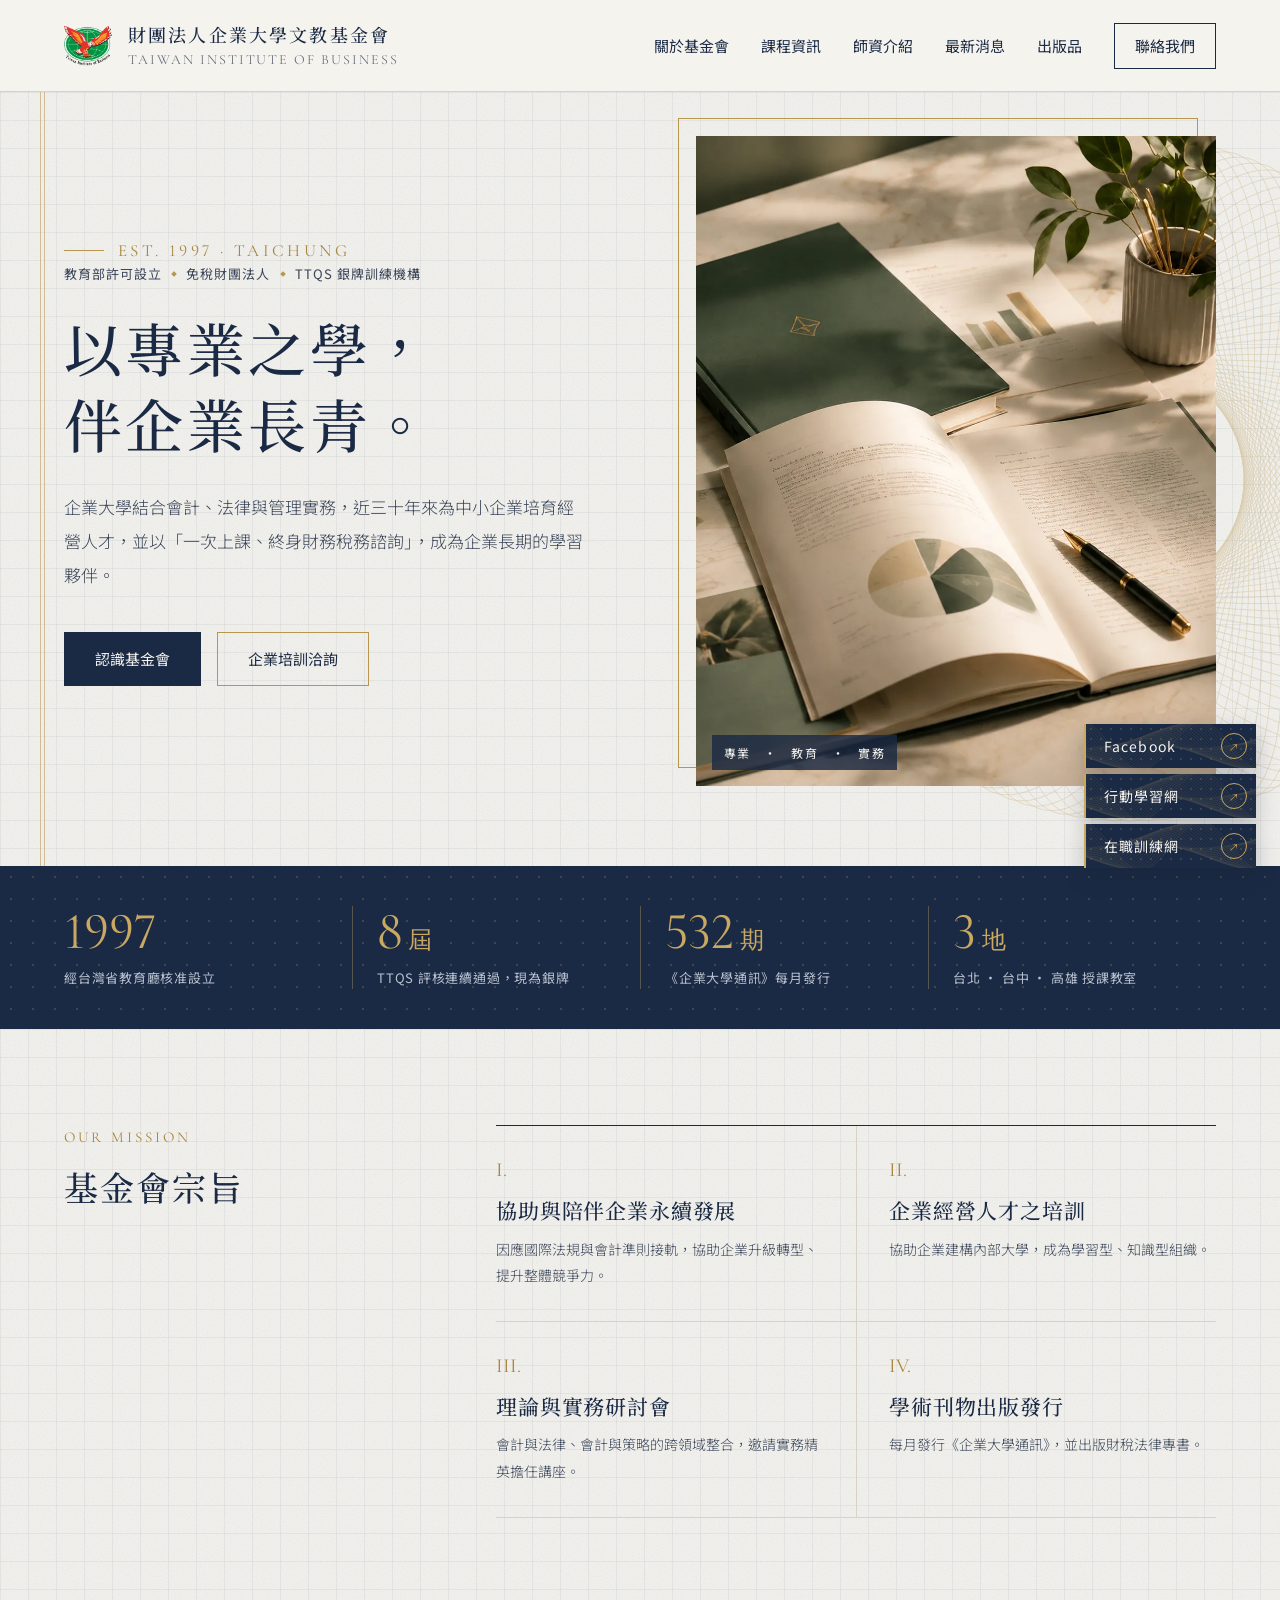
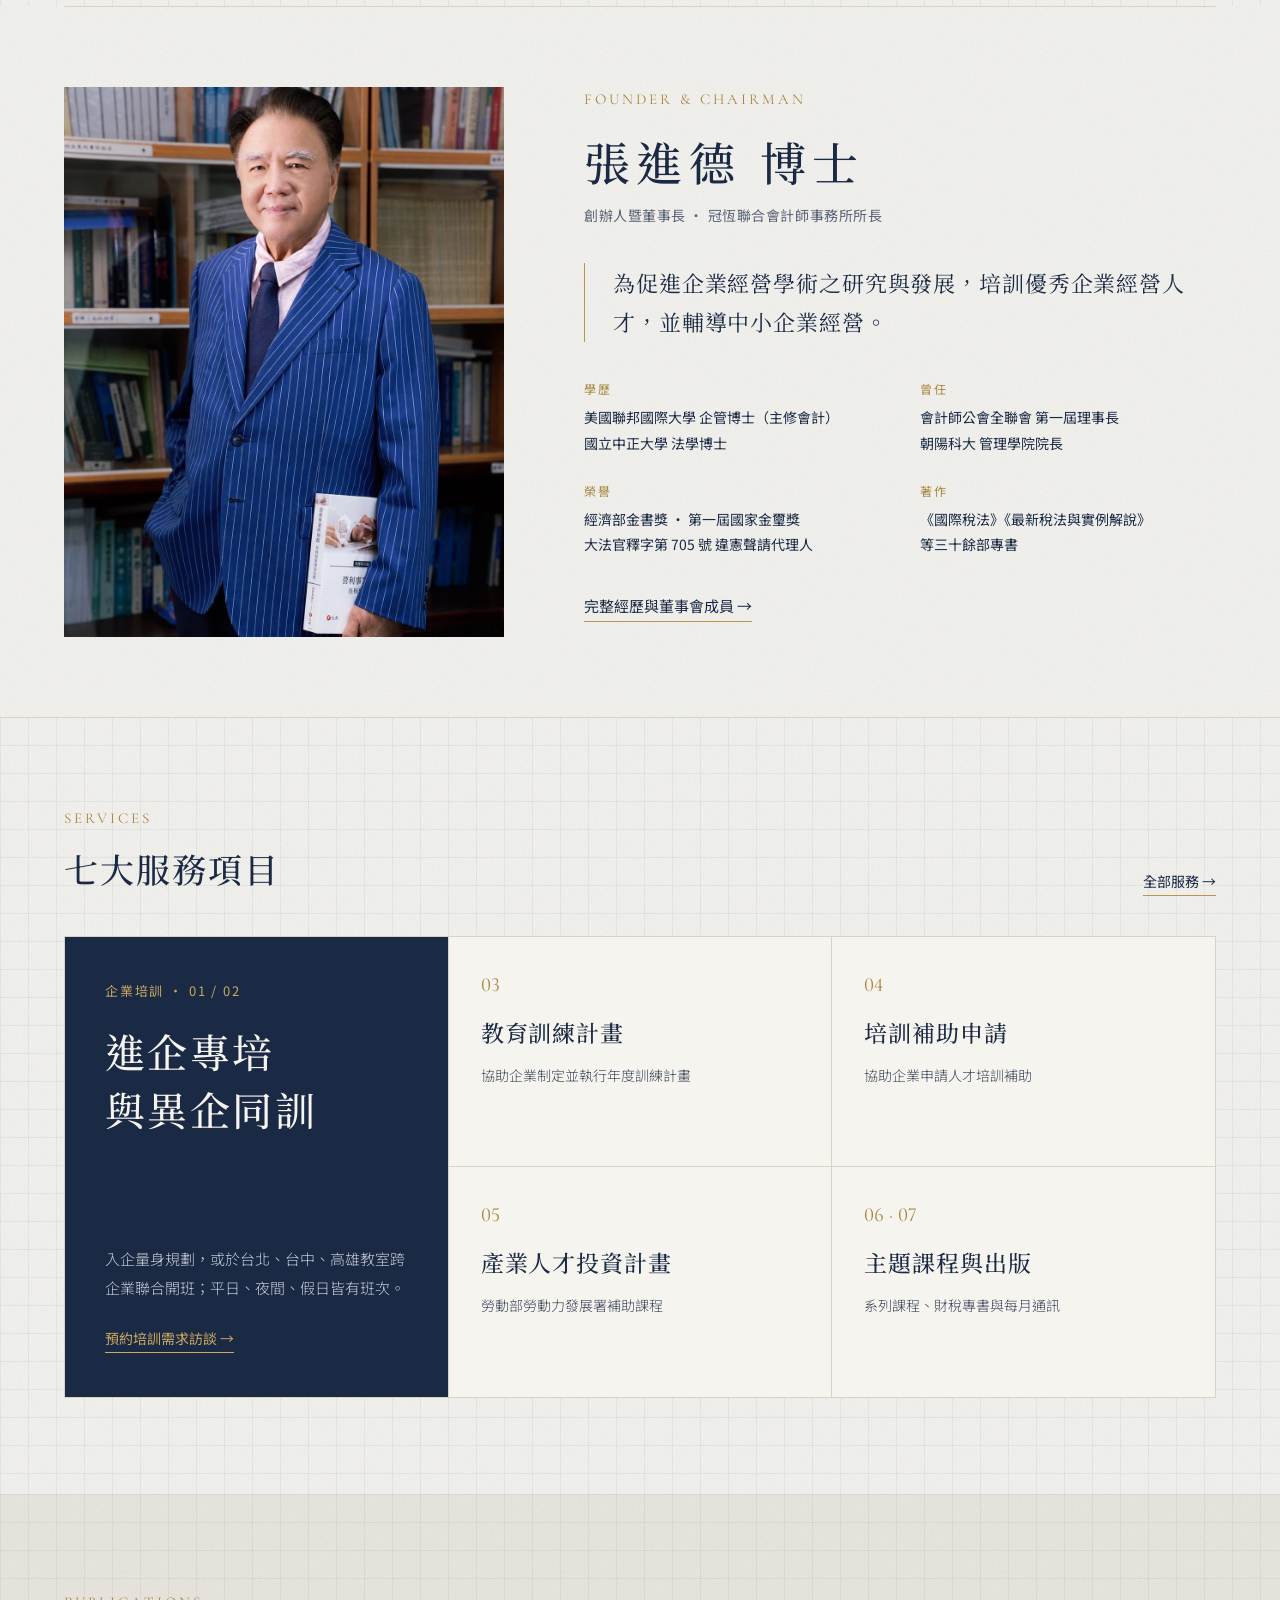
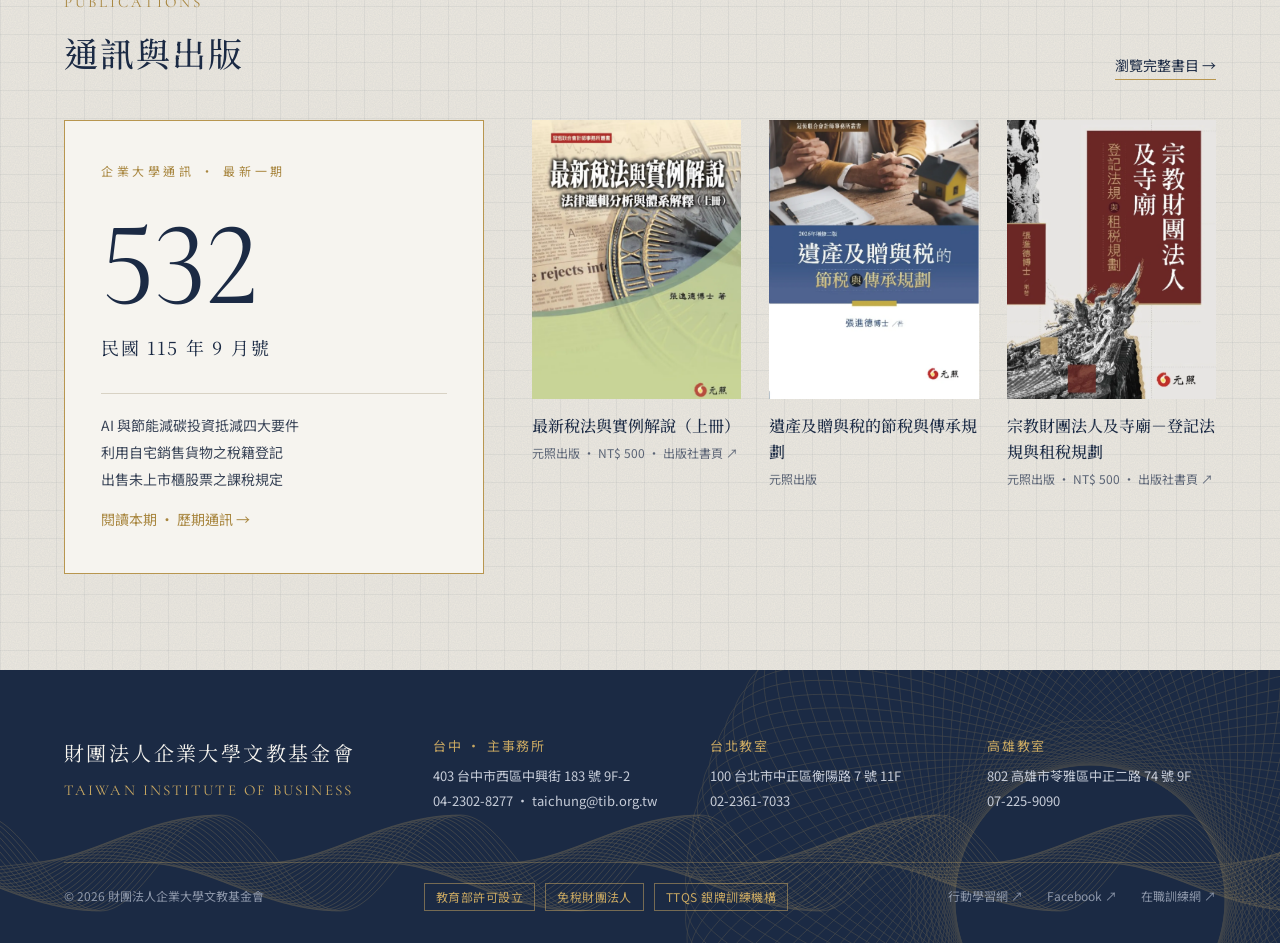
<file: index.html>
<!DOCTYPE html>
<html lang="zh-Hant-TW">
<head>
<meta charset="utf-8">
<meta name="viewport" content="width=device-width, initial-scale=1">
<link rel="icon" type="image/png" href="assets/tib-logo-icon.png">
<title>財團法人企業大學文教基金會 TIB｜Taiwan Institute of Business</title>
<meta name="description" content="1997 年由張進德博士邀集產官學界精英成立。結合會計、法律與管理實務，為中小企業培育經營人才；TTQS 銀牌訓練機構。">
<meta property="og:title" content="財團法人企業大學文教基金會 TIB">
<meta property="og:description" content="以專業之學，伴企業長青。會計、法律、稅務與管理的跨域培訓。">
<meta property="og:type" content="website">
<link rel="preconnect" href="https://fonts.googleapis.com">
<link rel="preconnect" href="https://fonts.gstatic.com" crossorigin>
<link rel="stylesheet" href="https://fonts.googleapis.com/css2?family=Cormorant+Garamond:wght@400;500&family=Noto+Sans+TC:wght@300;400;500&family=Noto+Serif+TC:wght@400;500;600&display=swap">
<link rel="stylesheet" href="styles.css?v=0.19">
<link rel="stylesheet" href="floating-dock.css?v=0.16">
</head>
<body>

<header class="header"><div class="wrap">
  <a class="brand" href="index.html" aria-label="財團法人企業大學文教基金會 首頁">
    <img class="brand__logo" src="assets/tib-logo.webp" alt="">
    <span><span class="brand__zh" style="display:block">財團法人企業大學文教基金會</span><span class="brand__en" style="display:block">Taiwan Institute of Business</span></span>
  </a>
  <nav class="nav" aria-label="主選單">
    <a href="about.html">關於基金會</a><a href="courses.html">課程資訊</a><a href="teachers.html">師資介紹</a><a href="news.html">最新消息</a><a href="publications.html">出版品</a>
    <a class="nav__cta" href="#contact">聯絡我們</a>
  </nav>
  <button class="menu-btn" type="button" aria-label="開啟選單" aria-controls="drawer" aria-expanded="false"><span></span><span></span><span></span></button>
</div></header>

<div class="drawer" id="drawer" role="dialog" aria-modal="true" aria-label="選單">
  <div class="drawer__top"><a class="brand" href="index.html" aria-label="財團法人企業大學文教基金會，回到首頁"><img class="brand__logo" src="assets/tib-logo.webp" alt=""><span class="brand__zh">企業大學文教基金會</span></a><button class="drawer__close" type="button" aria-label="關閉選單">×</button></div>
  <nav>
    <a href="about.html">關於基金會<span>ABOUT</span></a><a href="courses.html">課程資訊<span>COURSES</span></a><a href="teachers.html">師資介紹<span>FACULTY</span></a><a href="news.html">最新消息<span>NEWS</span></a><a href="publications.html">出版品<span>PUBLICATIONS</span></a><a href="#contact">聯絡我們<span>CONTACT</span></a>
  </nav>
  <div class="drawer__foot">
    <div class="drawer__lang"><a href="index.html" aria-current="true">繁體中文</a><a href="#demo-dialog" lang="en" data-demo-preview="language">English</a></div>
    <a href="tel:+886423028277" style="display:flex;justify-content:space-between;min-height:48px;align-items:center;color:var(--on-navy)"><span>台中總會 04-2302-8277</span><span style="color:var(--gold-lt)">撥打</span></a>
  </div>
</div>

<main>
<section class="hero"><div class="wrap">
  <div class="hero__content">
    <div class="kicker kicker--rule">Est. 1997 · Taichung</div>
    <p class="hero__seal"><span>教育部許可設立</span><span>免稅財團法人</span><span>TTQS 銀牌訓練機構</span></p>
    <h1>以專業之學，<br>伴企業長青。</h1>
    <p class="hero__lead">企業大學結合會計、法律與管理實務，近三十年來為中小企業培育經營人才，並以「一次上課、終身財務稅務諮詢」，成為企業長期的學習夥伴。</p>
    <div class="hero__cta"><a class="btn btn--solid" href="about.html">認識基金會</a><a class="btn btn--line" href="#contact">企業培訓洽詢</a></div>
  </div>
  <div class="framed">
    <figure class="hero-art">
      <img src="assets/hero-editorial.webp" alt="桌面上的財稅書籍、筆記與鋼筆，呈現企業學習與專業實務氛圍" fetchpriority="high">
      <figcaption>專業　·　教育　·　實務</figcaption>
    </figure>
  </div>
</div></section>

<section class="stats" aria-label="基金會概況"><div class="wrap">
  <div class="stat"><div class="stat__n">1997</div><div class="stat__l">經台灣省教育廳核准設立</div></div>
  <div class="stat"><div class="stat__n">8<small> 屆</small></div><div class="stat__l">TTQS 評核連續通過，現為銀牌</div></div>
  <div class="stat"><div class="stat__n">532<small> 期</small></div><div class="stat__l">《企業大學通訊》每月發行</div></div>
  <div class="stat"><div class="stat__n">3<small> 地</small></div><div class="stat__l">台北 · 台中 · 高雄 授課教室</div></div>
</div></section>

<section class="mission" id="mission"><div class="wrap">
  <div><div class="kicker">Our Mission</div><h2 class="h2" style="line-height:1.5">基金會宗旨</h2></div>
  <div class="mission__grid">
    <div class="mission__item"><div class="mission__num">I.</div><h3>協助與陪伴企業永續發展</h3><p>因應國際法規與會計準則接軌，協助企業升級轉型、提升整體競爭力。</p></div>
    <div class="mission__item"><div class="mission__num">II.</div><h3>企業經營人才之培訓</h3><p>協助企業建構內部大學，成為學習型、知識型組織。</p></div>
    <div class="mission__item"><div class="mission__num">III.</div><h3>理論與實務研討會</h3><p>會計與法律、會計與策略的跨領域整合，邀請實務精英擔任講座。</p></div>
    <div class="mission__item"><div class="mission__num">IV.</div><h3>學術刊物出版發行</h3><p>每月發行《企業大學通訊》，並出版財稅法律專書。</p></div>
  </div>
</div></section>

<section class="founder" id="founder"><div class="wrap"><div>
  <figure class="founder__photo"><img class="founder__portrait" src="assets/founder-chang.webp" alt="張進德博士於書架前的肖像" loading="lazy" decoding="async"></figure>
  <div>
    <div class="kicker">Founder &amp; Chairman</div>
    <h2>張進德 博士</h2>
    <div class="founder__role">創辦人暨董事長 · 冠恆聯合會計師事務所所長</div>
    <blockquote>為促進企業經營學術之研究與發展，培訓優秀企業經營人才，並輔導中小企業經營。</blockquote>
    <dl class="creds">
      <div><dt>學歷</dt><dd>美國聯邦國際大學 企管博士（主修會計）<br>國立中正大學 法學博士</dd></div>
      <div><dt>曾任</dt><dd>會計師公會全聯會 第一屆理事長<br>朝陽科大 管理學院院長</dd></div>
      <div><dt>榮譽</dt><dd>經濟部金書獎 · 第一屆國家金璽獎<br>大法官釋字第 705 號 違憲聲請代理人</dd></div>
      <div><dt>著作</dt><dd>《國際稅法》《最新稅法與實例解說》<br>等三十餘部專書</dd></div>
    </dl>
    <a class="link-u" href="about.html">完整經歷與董事會成員 →</a>
  </div>
</div></div></section>

<section class="services" id="services"><div class="wrap">
  <div class="sec-head"><div><div class="kicker">Services</div><h2 class="h2">七大服務項目</h2></div><a class="link-u" href="#contact">全部服務 →</a></div>
  <div class="svc">
    <div class="svc__main">
      <div><div class="svc__tag">企業培訓 · 01 / 02</div><h3>進企專培<br>與異企同訓</h3></div>
      <div><p>入企量身規劃，或於台北、台中、高雄教室跨企業聯合開班；平日、夜間、假日皆有班次。</p><a href="#contact">預約培訓需求訪談 →</a></div>
    </div>
    <div class="svc__cell"><div class="mission__num">03</div><h3>教育訓練計畫</h3><p>協助企業制定並執行年度訓練計畫</p></div>
    <div class="svc__cell"><div class="mission__num">04</div><h3>培訓補助申請</h3><p>協助企業申請人才培訓補助</p></div>
    <div class="svc__cell"><div class="mission__num">05</div><h3>產業人才投資計畫</h3><p>勞動部勞動力發展署補助課程</p></div>
    <div class="svc__cell"><div class="mission__num">06 · 07</div><h3>主題課程與出版</h3><p>系列課程、財稅專書與每月通訊</p></div>
  </div>
</div></section>

<section class="pubs" id="publications"><div class="wrap">
  <div class="sec-head"><div><div class="kicker">Publications</div><h2 class="h2">通訊與出版</h2></div><a class="link-u" href="publications.html">瀏覽完整書目 →</a></div>
  <div class="pubs__grid">
    <a class="issue" href="news.html?cat=newsletter">
      <div><div class="issue__tag">企業大學通訊 · 最新一期</div><div class="issue__no">532</div><div class="issue__date">民國 115 年 9 月號</div></div>
      <div class="issue__toc">AI 與節能減碳投資抵減四大要件<br>利用自宅銷售貨物之稅籍登記<br>出售未上市櫃股票之課稅規定<div class="issue__more">閱讀本期 · 歷期通訊 →</div></div>
    </a>
    <div class="books" id="book-list">
      <a class="book" href="https://www.angle.com.tw/book.asp?BKID=18471" target="_blank" rel="noopener"><div class="ph ph--img"><img class="book-cover" src="assets/book-latest-tax-law.webp" alt="《最新稅法與實例解說 法律邏輯分析與體系解釋（上冊）》書封" loading="lazy" decoding="async"></div><h3>最新稅法與實例解說（上冊）</h3><p>元照出版 · NT$ 500 · 出版社書頁 ↗</p></a>
      <a class="book" href="#demo-dialog" data-demo-preview="publication"><div class="ph ph--img"><img class="book-cover" src="assets/book-estate-gift-tax.webp" alt="《遺產及贈與稅的節稅與傳承規劃》書封" loading="lazy" decoding="async"></div><h3>遺產及贈與稅的節稅與傳承規劃</h3><p>元照出版</p></a>
      <a class="book" href="https://www.angle.com.tw/book.asp?BKID=18402" target="_blank" rel="noopener"><div class="ph ph--img"><img class="book-cover" src="assets/book-religious-foundations.webp" alt="《宗教財團法人及寺廟－登記法規與租稅規劃》書封" loading="lazy" decoding="async"></div><h3>宗教財團法人及寺廟－登記法規與租稅規劃</h3><p>元照出版 · NT$ 500 · 出版社書頁 ↗</p></a>
    </div>
  </div>
</div></section>
</main>

<footer class="footer" id="contact"><div class="wrap">
  <div class="footer__grid">
    <div><div class="footer__name">財團法人企業大學文教基金會</div><div class="footer__en">TAIWAN INSTITUTE OF BUSINESS</div></div>
    <address><h4>台中 · 主事務所</h4>403 台中市西區中興街 183 號 9F-2<br><a href="tel:+886423028277">04-2302-8277</a> · <a href="mailto:taichung@tib.org.tw">taichung@tib.org.tw</a></address>
    <address><h4>台北教室</h4>100 台北市中正區衡陽路 7 號 11F<br><a href="tel:+886223617033">02-2361-7033</a></address>
    <address><h4>高雄教室</h4>802 高雄市苓雅區中正二路 74 號 9F<br><a href="tel:+88672259090">07-225-9090</a></address>
  </div>
  <div class="footer__bottom"><span class="footer__copy">© <span id="yr">2026</span> 財團法人企業大學文教基金會</span>
    <ul class="footer__qualifications" aria-label="基金會資格"><li>教育部許可設立</li><li>免稅財團法人</li><li>TTQS 銀牌訓練機構</li></ul>
    <span class="footer__links"><a href="https://www.twstudy.com/teacher/787f6cbf9e29ca300a846b687e1a062e" target="_blank" rel="noopener">行動學習網 ↗</a><a href="https://www.facebook.com/taichung.tib.org.tw" target="_blank" rel="noopener">Facebook ↗</a><a href="https://ojt.wda.gov.tw/" target="_blank" rel="noopener">在職訓練網 ↗</a></span></div>
</div></footer>

<nav class="dock" aria-label="基金會快速入口">
  <ul>
    <li><a href="https://www.facebook.com/taichung.tib.org.tw" target="_blank" rel="noopener" aria-label="Facebook"><b>Facebook</b><span class="dock__icon" aria-hidden="true"><svg viewBox="0 0 24 24" fill="currentColor"><path d="M13.5 22v-8h2.8l.4-3.2h-3.2v-2c0-.9.3-1.4 1.6-1.4h1.7V4.6c-.4-.1-1.4-.2-2.6-.2-2.7 0-4.4 1.6-4.4 4.5v1.9H7v3.2h2.8v8h3.7Z"/></svg></span><i aria-hidden="true"></i></a></li>
    <li><a href="https://www.twstudy.com/teacher/787f6cbf9e29ca300a846b687e1a062e" target="_blank" rel="noopener" aria-label="行動學習網"><b>行動學習網</b><span class="dock__icon" aria-hidden="true"><svg viewBox="0 0 24 24" fill="none" stroke="currentColor" stroke-width="1.7" stroke-linecap="round" stroke-linejoin="round"><path d="M12 6.1C9.3 4.7 6.2 4.5 3 5.3v13.3c3.2-.8 6.3-.6 9 1.1 2.7-1.7 5.8-1.9 9-1.1V5.3c-3.2-.8-6.3-.6-9 .8Z"/><path d="M12 6.2v13.4M6 8.5c1.4-.2 2.6 0 3.7.4m5.3 0c1.1-.4 2.3-.6 3.7-.4"/></svg></span><i aria-hidden="true"></i></a></li>
    <li><a href="https://ojt.wda.gov.tw/" target="_blank" rel="noopener" aria-label="在職訓練網"><b>在職訓練網</b><span class="dock__icon" aria-hidden="true"><svg viewBox="0 0 24 24" fill="none" stroke="currentColor" stroke-width="1.7" stroke-linecap="round" stroke-linejoin="round"><rect x="3" y="7.5" width="18" height="13" rx="1.5"/><path d="M8 7.5V5.8c0-1 .8-1.8 1.8-1.8h4.4c1 0 1.8.8 1.8 1.8v1.7M3 12.5h18m-11 0v2h4v-2"/></svg></span><i aria-hidden="true"></i></a></li>
  </ul>
</nav>
<div class="callbar"><a href="tel:+886423028277">來電洽詢</a><a href="mailto:taichung@tib.org.tw?subject=企業培訓洽詢">企業培訓洽詢</a></div>

<script src="main.js?v=0.16" defer></script>
<script src="demo-ui.js" defer></script>
</body>
</html>
</file>
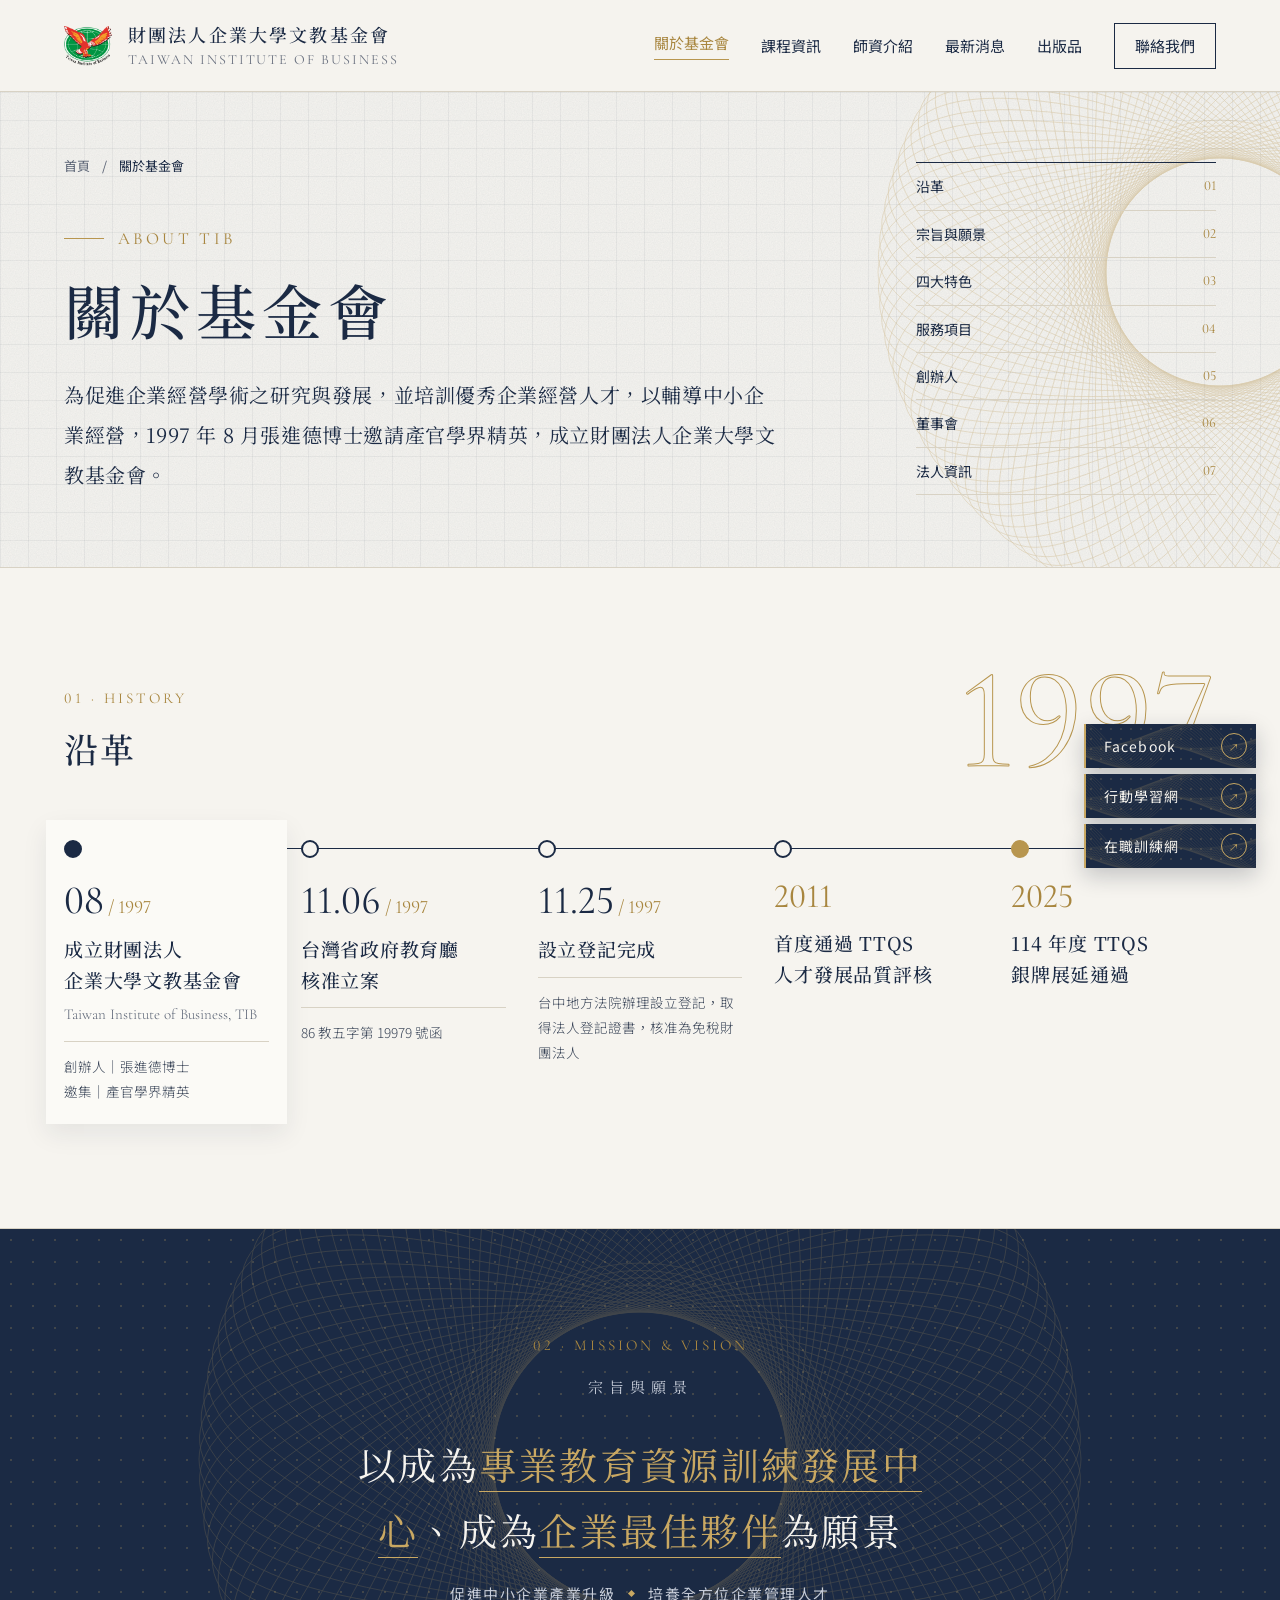
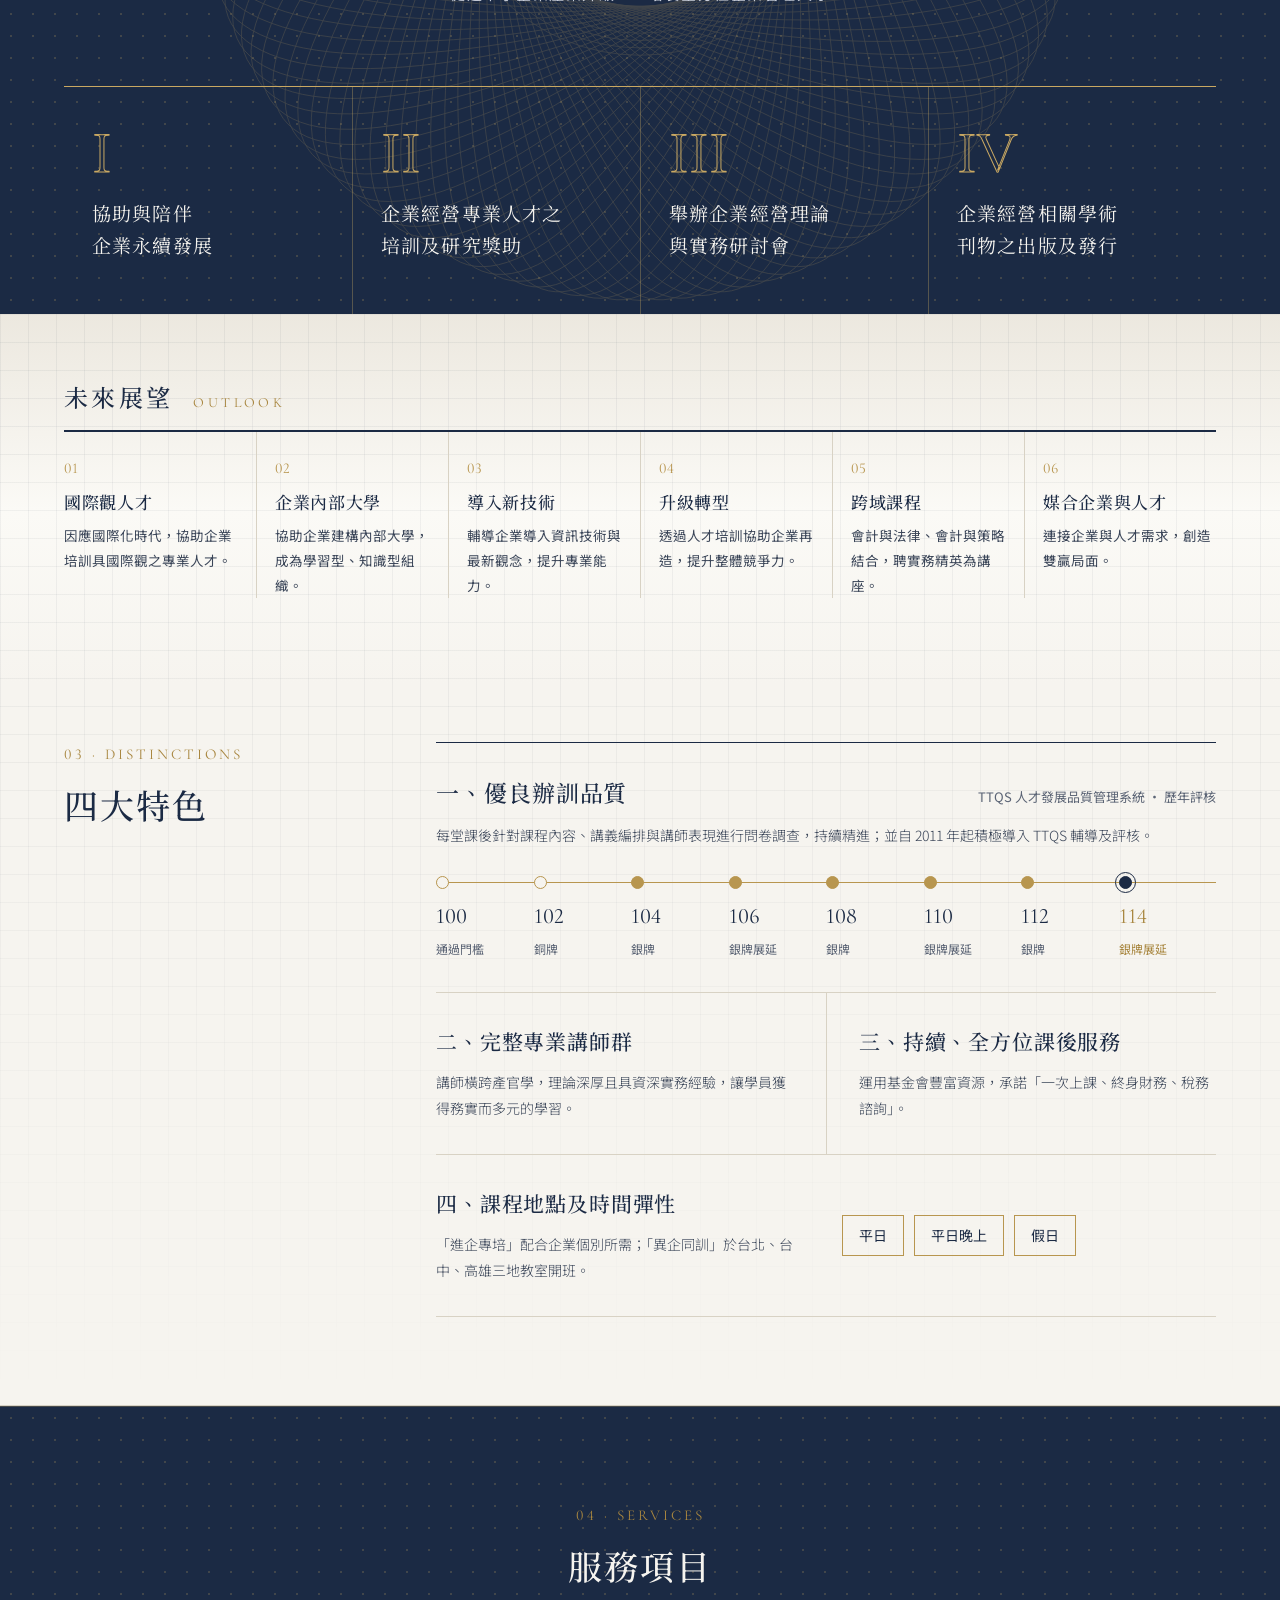
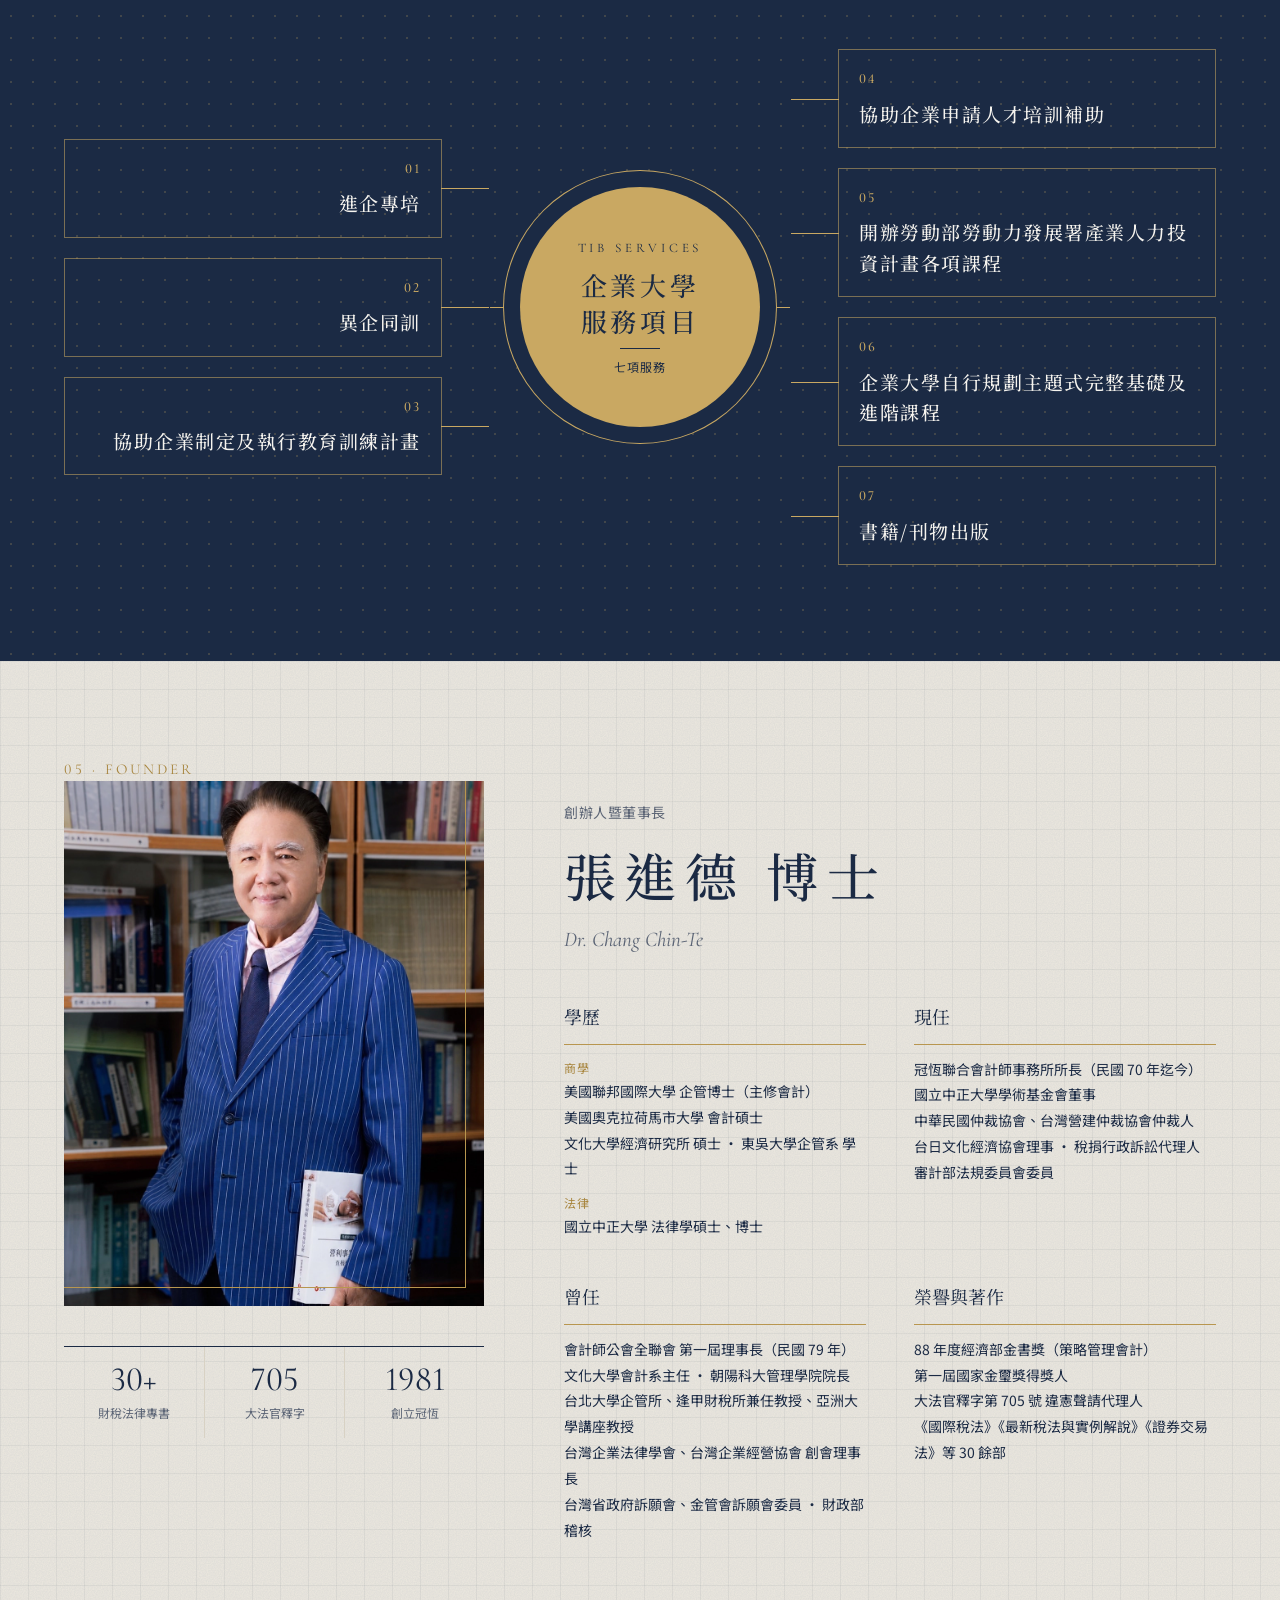
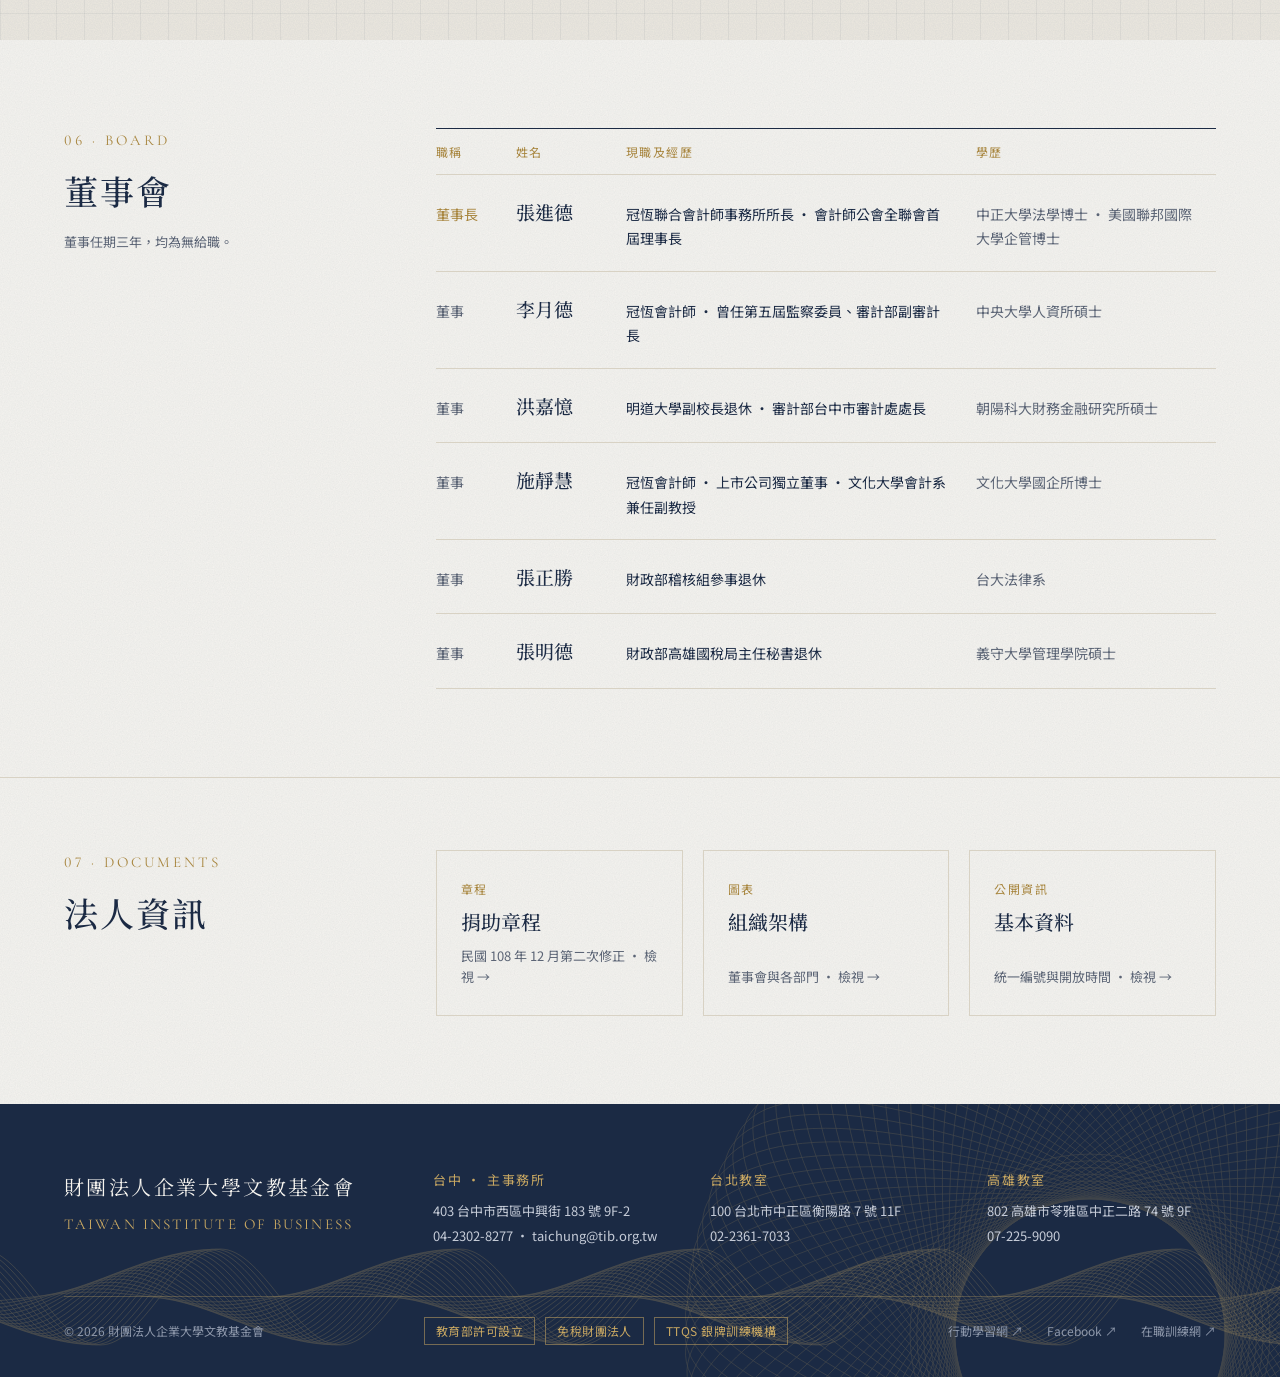
<file: about.html>
<!DOCTYPE html>
<html lang="zh-Hant-TW">
<head>
<meta charset="utf-8">
<meta name="viewport" content="width=device-width, initial-scale=1">
<link rel="icon" type="image/png" href="assets/tib-logo-icon.png">
<title>關於基金會｜財團法人企業大學文教基金會 TIB</title>
<meta name="description" content="TIB 企業大學沿革、宗旨與願景、四大特色、創辦人張進德博士、董事會與法人資訊。">
<meta property="og:title" content="財團法人企業大學文教基金會 TIB">
<meta property="og:description" content="以專業之學，伴企業長青。會計、法律、稅務與管理的跨域培訓。">
<meta property="og:type" content="website">
<link rel="preconnect" href="https://fonts.googleapis.com">
<link rel="preconnect" href="https://fonts.gstatic.com" crossorigin>
<link rel="stylesheet" href="https://fonts.googleapis.com/css2?family=Cormorant+Garamond:wght@400;500&family=Noto+Sans+TC:wght@300;400;500&family=Noto+Serif+TC:wght@400;500;600&display=swap">
<link rel="stylesheet" href="styles.css?v=0.18">
<link rel="stylesheet" href="floating-dock.css?v=0.16">
<link rel="stylesheet" href="about-page.css?v=0.19">
</head>
<body>

<header class="header"><div class="wrap">
  <a class="brand" href="index.html" aria-label="財團法人企業大學文教基金會 首頁">
    <img class="brand__logo" src="assets/tib-logo.webp" alt="">
    <span><span class="brand__zh" style="display:block">財團法人企業大學文教基金會</span><span class="brand__en" style="display:block">Taiwan Institute of Business</span></span>
  </a>
  <nav class="nav" aria-label="主選單">
    <a href="about.html" aria-current="page">關於基金會</a><a href="courses.html">課程資訊</a><a href="teachers.html">師資介紹</a><a href="news.html">最新消息</a><a href="publications.html">出版品</a>
    <a class="nav__cta" href="#contact">聯絡我們</a>
  </nav>
  <button class="menu-btn" type="button" aria-label="開啟選單" aria-controls="drawer" aria-expanded="false"><span></span><span></span><span></span></button>
</div></header>

<div class="drawer" id="drawer" role="dialog" aria-modal="true" aria-label="選單">
  <div class="drawer__top"><a class="brand" href="index.html" aria-label="財團法人企業大學文教基金會，回到首頁"><img class="brand__logo" src="assets/tib-logo.webp" alt=""><span class="brand__zh">企業大學文教基金會</span></a><button class="drawer__close" type="button" aria-label="關閉選單">×</button></div>
  <nav>
    <a href="about.html">關於基金會<span>ABOUT</span></a><a href="courses.html">課程資訊<span>COURSES</span></a><a href="teachers.html">師資介紹<span>FACULTY</span></a><a href="news.html">最新消息<span>NEWS</span></a><a href="publications.html">出版品<span>PUBLICATIONS</span></a><a href="#contact">聯絡我們<span>CONTACT</span></a>
  </nav>
  <div class="drawer__foot">
    <div class="drawer__lang"><a href="index.html" aria-current="true">繁體中文</a><a href="#demo-dialog" lang="en" data-demo-preview="language">English</a></div>
    <a href="tel:+886423028277" style="display:flex;justify-content:space-between;min-height:48px;align-items:center;color:var(--on-navy)"><span>台中總會 04-2302-8277</span><span style="color:var(--gold-lt)">撥打</span></a>
  </div>
</div>

<main class="about">
<section class="a-hero"><div class="wrap">
  <div>
    <nav class="crumb" aria-label="麵包屑"><a href="index.html">首頁</a><span>/</span><span aria-current="page">關於基金會</span></nav>
    <div class="kicker kicker--rule">About TIB</div>
    <h1>關於基金會</h1>
    <p class="a-hero__lead">為促進企業經營學術之研究與發展，並培訓優秀企業經營人才，以輔導中小企業經營，1997 年 8 月張進德博士邀請產官學界精英，成立財團法人企業大學文教基金會。</p>
  </div>
  <nav class="toc" aria-label="本頁目錄">
    <a href="#history"><span>沿革</span><i>01</i></a><a href="#vision"><span>宗旨與願景</span><i>02</i></a><a href="#features"><span>四大特色</span><i>03</i></a><a href="#services"><span>服務項目</span><i>04</i></a><a href="#founder"><span>創辦人</span><i>05</i></a><a href="#board"><span>董事會</span><i>06</i></a><a href="#documents"><span>法人資訊</span><i>07</i></a>
  </nav>
</div></section>

<section class="a-hist" id="history"><div class="wrap">
  <div class="a-hist__head"><div><div class="kicker kicker--lt">01 · History</div><h2 class="h2">沿革</h2></div><span class="a-hist__yr" aria-hidden="true">1997</span></div>
  <ol class="a-hist__line">
    <li class="is-start"><time datetime="1997-08">08<small> / 1997</small></time><h3>成立財團法人<br>企業大學文教基金會</h3><p class="a-hist__en">Taiwan Institute of Business, TIB</p><p>創辦人｜張進德博士<br>邀集｜產官學界精英</p></li>
    <li><time datetime="1997-11-06">11.06<small> / 1997</small></time><h3>台灣省政府教育廳<br>核准立案</h3><p>86 教五字第 19979 號函</p></li>
    <li><time datetime="1997-11-25">11.25<small> / 1997</small></time><h3>設立登記完成</h3><p>台中地方法院辦理設立登記，取得法人登記證書，核准為免稅財團法人</p></li>
    <li><time datetime="2011">2011</time><h3>首度通過 TTQS<br>人才發展品質評核</h3></li>
    <li class="is-now"><time datetime="2025">2025</time><h3>114 年度 TTQS<br>銀牌展延通過</h3></li>
  </ol>
</div></section>

<section class="mv" id="vision">
  <div class="mv__stage"><div class="wrap">
    <div class="mv__head">
      <div class="kicker kicker--lt">02 · Mission &amp; Vision</div>
      <h2 class="mv__h">宗旨與願景</h2>
      <p class="mv__statement">以成為<em>專業教育資源訓練發展中心</em>、成為<em>企業最佳夥伴</em>為願景</p>
      <p class="mv__sub">促進中小企業產業升級<i aria-hidden="true"></i>培養全方位企業管理人才</p>
    </div>
    <ol class="mv__aims">
      <li><span>I</span><b>協助與陪伴<br>企業永續發展</b></li>
      <li><span>II</span><b>企業經營專業人才之<br>培訓及研究獎助</b></li>
      <li><span>III</span><b>舉辦企業經營理論<br>與實務研討會</b></li>
      <li><span>IV</span><b>企業經營相關學術<br>刊物之出版及發行</b></li>
    </ol>
  </div></div>
</section>

<div class="mv-flow">
<section class="mv__outlook" aria-label="未來展望"><div class="wrap">
  <div class="mv__oh"><h3>未來展望</h3><span>Outlook</span></div>
  <ol class="mv__grid">
    <li><span>01</span><b>國際觀人才</b><p>因應國際化時代，協助企業培訓具國際觀之專業人才。</p></li>
    <li><span>02</span><b>企業內部大學</b><p>協助企業建構內部大學，成為學習型、知識型組織。</p></li>
    <li><span>03</span><b>導入新技術</b><p>輔導企業導入資訊技術與最新觀念，提升專業能力。</p></li>
    <li><span>04</span><b>升級轉型</b><p>透過人才培訓協助企業再造，提升整體競爭力。</p></li>
    <li><span>05</span><b>跨域課程</b><p>會計與法律、會計與策略結合，聘實務精英為講座。</p></li>
    <li><span>06</span><b>媒合企業與人才</b><p>連接企業與人才需求，創造雙贏局面。</p></li>
  </ol>
</div></section>

<section class="a-sec" id="features"><div class="wrap a-split">
  <div><div class="kicker">03 · Distinctions</div><h2 class="h2">四大特色</h2></div>
  <div class="feats">
    <div class="feat feat--wide">
      <div class="feat__head"><h3>一、優良辦訓品質</h3><span>TTQS 人才發展品質管理系統 · 歷年評核</span></div>
      <p>每堂課後針對課程內容、講義編排與講師表現進行問卷調查，持續精進；並自 2011 年起積極導入 TTQS 輔導及評核。</p>
      <ol class="ttqs"><li class=""><b>100</b><span>通過門檻</span></li><li class=""><b>102</b><span>銅牌</span></li><li class="is-silver"><b>104</b><span>銀牌</span></li><li class="is-silver"><b>106</b><span>銀牌展延</span></li><li class="is-silver"><b>108</b><span>銀牌</span></li><li class="is-silver"><b>110</b><span>銀牌展延</span></li><li class="is-silver"><b>112</b><span>銀牌</span></li><li class="is-now"><b>114</b><span>銀牌展延</span></li></ol>
    </div>
    <div class="feat"><h3>二、完整專業講師群</h3><p>講師橫跨產官學，理論深厚且具資深實務經驗，讓學員獲得務實而多元的學習。</p></div>
    <div class="feat"><h3>三、持續、全方位課後服務</h3><p>運用基金會豐富資源，承諾「一次上課、終身財務、稅務諮詢」。</p></div>
    <div class="feat feat--wide feat--row"><div><h3>四、課程地點及時間彈性</h3><p>「進企專培」配合企業個別所需；「異企同訓」於台北、台中、高雄三地教室開班。</p></div><ul class="chips"><li>平日</li><li>平日晚上</li><li>假日</li></ul></div>
  </div>
</div></section>
</div>

<section class="a-svc" id="services"><div class="wrap">
  <div class="a-svc__head"><div class="kicker kicker--lt">04 · Services</div><h2 class="h2">服務項目</h2></div>
  <div class="a-svc__hub">
    <ul class="a-svc__col a-svc__col--l"><li><h3><span>01</span>進企專培</h3></li><li><h3><span>02</span>異企同訓</h3></li><li><h3><span>03</span>協助企業制定及執行教育訓練計畫</h3></li></ul>
    <div class="a-svc__core"><div><span class="a-svc__en">TIB SERVICES</span><b>企業大學<br>服務項目</b><i></i><span>七項服務</span></div></div>
    <ul class="a-svc__col a-svc__col--r"><li><h3><span>04</span>協助企業申請人才培訓補助</h3></li><li><h3><span>05</span>開辦勞動部勞動力發展署產業人力投資計畫各項課程</h3></li><li><h3><span>06</span>企業大學自行規劃主題式完整基礎及進階課程</h3></li><li><h3><span>07</span>書籍/刊物出版</h3></li></ul>
  </div>
</div></section>

<section class="a-founder" id="founder"><div class="wrap">
  <div class="a-founder__grid">
    <div>
      <div class="kicker">05 · Founder</div>
      <figure class="framed a-founder__photo"><img class="founder__portrait" src="assets/founder-chang.webp" alt="張進德博士於書架前的肖像" loading="lazy" decoding="async"></figure>
      <div class="facts"><div><b>30+</b><span>財稅法律專書</span></div><div><b>705</b><span>大法官釋字</span></div><div><b>1981</b><span>創立冠恆</span></div></div>
    </div>
    <div class="a-founder__body">
      <div class="founder__role">創辦人暨董事長</div>
      <h2>張進德 博士</h2>
      <div class="a-founder__en">Dr. Chang Chin-Te</div>
      <div class="bio">
        <details class="bio__g" open><summary>學歷</summary><div><em>商學</em>美國聯邦國際大學 企管博士（主修會計）<br>美國奧克拉荷馬市大學 會計碩士<br>文化大學經濟研究所 碩士 · 東吳大學企管系 學士<em>法律</em>國立中正大學 法律學碩士、博士</div></details>
        <details class="bio__g"><summary>現任</summary><div>冠恆聯合會計師事務所所長（民國 70 年迄今）<br>國立中正大學學術基金會董事<br>中華民國仲裁協會、台灣營建仲裁協會仲裁人<br>台日文化經濟協會理事 · 稅捐行政訴訟代理人<br>審計部法規委員會委員</div></details>
        <details class="bio__g"><summary>曾任</summary><div>會計師公會全聯會 第一屆理事長（民國 79 年）<br>文化大學會計系主任 · 朝陽科大管理學院院長<br>台北大學企管所、逢甲財稅所兼任教授、亞洲大學講座教授<br>台灣企業法律學會、台灣企業經營協會 創會理事長<br>台灣省政府訴願會、金管會訴願會委員 · 財政部稽核</div></details>
        <details class="bio__g"><summary>榮譽與著作</summary><div>88 年度經濟部金書獎（策略管理會計）<br>第一屆國家金璽獎得獎人<br>大法官釋字第 705 號 違憲聲請代理人<br>《國際稅法》《最新稅法與實例解說》《證券交易法》等 30 餘部</div></details>
      </div>
    </div>
  </div>
</div></section>

<section class="a-sec" id="board"><div class="wrap a-split">
  <div><div class="kicker">06 · Board</div><h2 class="h2">董事會</h2><p class="a-note">董事任期三年，均為無給職。</p></div>
  <table class="board">
    <colgroup><col class="c-role"><col class="c-name"><col><col class="c-edu"></colgroup>
    <thead><tr><th scope="col">職稱</th><th scope="col">姓名</th><th scope="col">現職及經歷</th><th scope="col">學歷</th></tr></thead>
    <tbody><tr><td class="board__role is-chair">董事長</td><th scope="row">張進德</th><td>冠恆聯合會計師事務所所長 · 會計師公會全聯會首屆理事長</td><td class="board__edu">中正大學法學博士 · 美國聯邦國際大學企管博士</td></tr><tr><td class="board__role">董事</td><th scope="row">李月德</th><td>冠恆會計師 · 曾任第五屆監察委員、審計部副審計長</td><td class="board__edu">中央大學人資所碩士</td></tr><tr><td class="board__role">董事</td><th scope="row">洪嘉憶</th><td>明道大學副校長退休 · 審計部台中市審計處處長</td><td class="board__edu">朝陽科大財務金融研究所碩士</td></tr><tr><td class="board__role">董事</td><th scope="row">施靜慧</th><td>冠恆會計師 · 上市公司獨立董事 · 文化大學會計系兼任副教授</td><td class="board__edu">文化大學國企所博士</td></tr><tr><td class="board__role">董事</td><th scope="row">張正勝</th><td>財政部稽核組參事退休</td><td class="board__edu">台大法律系</td></tr><tr><td class="board__role">董事</td><th scope="row">張明德</th><td>財政部高雄國稅局主任秘書退休</td><td class="board__edu">義守大學管理學院碩士</td></tr></tbody>
  </table>
</div></section>

<section class="a-sec a-sec--last" id="documents"><div class="wrap a-split">
  <div><div class="kicker">07 · Documents</div><h2 class="h2">法人資訊</h2></div>
  <div class="docs">
    <a href="#charter" data-dlg="charter"><i>章程</i><b>捐助章程</b><span>民國 108 年 12 月第二次修正 · 檢視 →</span></a>
    <a href="#org" data-dlg="org"><i>圖表</i><b>組織架構</b><span>董事會與各部門 · 檢視 →</span></a>
    <a href="#basic" data-dlg="basic"><i>公開資訊</i><b>基本資料</b><span>統一編號與開放時間 · 檢視 →</span></a>
  </div>
</div></section>
</main>

<dialog class="org-dlg" id="org" aria-labelledby="org-t"><div class="org">
  <button type="button" class="org__x" aria-label="關閉">×</button>
  <div class="org__gov"><div><span class="org__en org__en--lt">GOVERNANCE</span><b id="org-t">組織架構</b></div><div class="org__chain"><span>董事會</span><i>→</i><span class="is-gold">董事長</span></div></div>
  <div class="org__ticks" aria-hidden="true"><span></span><span></span><span></span></div>
  <div class="org__row">
    <div class="org__card org__card--side"><span class="org__en">KAOHSIUNG</span><b>高雄分會</b><p>南部企業培訓與講座服務</p></div>
    <div class="org__card org__card--hq"><span class="org__en">TAICHUNG · HQ</span><b>台中總會<em>總會</em></b><div class="org__sec"><i></i>秘書長</div><ul class="org__units"><li>行政組</li><li>服務組</li><li>訓練中心</li></ul></div>
    <div class="org__card org__card--side"><span class="org__en">TAIPEI</span><b>台北分會</b><ul class="org__list"><li>產業發展處<span>01</span></li><li>研究發展處<span>02</span></li></ul></div>
  </div>
</div></dialog>

<dialog class="org-dlg doc-dlg" id="charter" aria-labelledby="ch-t"><div class="ch">
  <button type="button" class="org__x" aria-label="關閉">×</button>
  <header class="ch__head"><div><span class="org__en">ARTICLES OF ENDOWMENT</span><b id="ch-t">財團法人企業大學文教基金會 捐助章程</b></div><p>中華民國八十六年八月訂定 · 八十九年四月十五日第一次修正 · 一○八年十二月八日第二次修正</p>
  <nav class="ch__nav" aria-label="條文索引"><span>條</span><a href="#ch-1">一</a><a href="#ch-2">二</a><a href="#ch-3">三</a><a href="#ch-4">四</a><a href="#ch-5">五</a><a href="#ch-6">六</a><a href="#ch-7">七</a><a href="#ch-8">八</a><a href="#ch-9">九</a><a href="#ch-10">十</a><a href="#ch-11">十一</a><a href="#ch-12">十二</a><a href="#ch-13">十三</a><a href="#ch-14">十四</a><a href="#ch-15">十五</a><a href="#ch-16">十六</a></nav></header>
  <div class="ch__body"><article class="ch__a" id="ch-1"><h3>第一條</h3><div><p>本財團法人依照財團法人法、民法及有關法令規定組織之，定名為『財團法人企業大學文教基金會』（以下簡稱本會）。</p></div></article>
<article class="ch__a" id="ch-2"><h3>第二條</h3><div><p>本會以促進企業經營學術之研究及發展為宗旨，依有關法令規定辦理下列業務：</p><p class="ch__i">一、協助企業經營理論之研究及企業經營實務之發展。</p><p class="ch__i">二、企業經營人才之培育、訓練及研究獎助。</p><p class="ch__i">三、舉辦企業經營理論與實務學術研討會。</p><p class="ch__i">四、企業經營相關學術之出版。</p><p class="ch__i">五、舉辦專業及技能檢定測驗。</p><p class="ch__i">六、本會得經董事會決議成立稅法研究所等學術單位。</p><p class="ch__i">七、其他符合本會設立宗旨之相關公益性教育事務。</p></div></article>
<article class="ch__a" id="ch-3"><h3>第三條</h3><div><p>本會設立基金共新台幣伍佰萬元整，由張進德捐助，俟本會依法完財團法人登記後，得繼續接受捐贈。</p></div></article>
<article class="ch__a" id="ch-4"><h3>第四條</h3><div><p>本會主事務所設於台中市中興街 183號9樓之2，並得視業務需要，經教育部許可後，於國內、外設置分事務所。</p></div></article>
<article class="ch__a" id="ch-5"><h3>第五條</h3><div><p>本會董事會由董事九人組成。</p><p>第一屆董事由原捐助人選聘之，第二屆以後董事由前一屆董事會選聘之。董事均為無給職。</p><p>本會董事，其總人數五分之一以上應具有與設立目的相關之專長或工作經驗。</p><p>本會董事相互間有配偶或三親等內親屬之關係者，不得超過總人數三分之一。</p></div></article>
<article class="ch__a" id="ch-6"><h3>第六條</h3><div><p>有下列情事之一者，不得充任本會董事長、代理董事長，其已充任者，當然解任，並由教育部通知法院為登記：</p><p class="ch__i">一、曾犯組織犯罪防制條例規定之罪，經有罪判決確定，尚未執行、執行未畢、執行完畢或赦免後未滿二年。但受緩刑宣告者，不在此限。</p><p class="ch__i">二、曾犯詐欺、背信、侵佔或貪污罪，經判處有期徒刑一年以上之刑確定，尚未執行、執行未畢、執行完畢或赦免後未滿二年。但受緩刑宣告者，不在此限。</p><p class="ch__i">三、使用票據經拒絕往來尚未期滿。</p><p class="ch__i">四、受破產宣告或依消費者債務清理條例經裁定開始清算程序，尚未復權。</p><p class="ch__i">五、受監護或輔助宣告，尚未撤銷。</p><p>有前項第五款情事者，不得充任本會董事，其已充任者，當然解任，並由教育部通知法院為登記。</p></div></article>
<article class="ch__a" id="ch-7"><h3>第七條</h3><div><p>本會董事任期每屆三年，連選得連任，但期滿連任之董事，不得逾改選董事總人數五分之四。</p><p>董事在任期中因故出缺，董事會得另行改選適當人員補足原任期。</p><p>每屆董事任期屆滿前一個月，董事會應召集會議，改選聘下屆董事。新舊任董事，應按期辦理交接。</p></div></article>
<article class="ch__a" id="ch-8"><h3>第八條</h3><div><p>本會設董事會管理之，董事會職權如下：</p><p class="ch__i">一、經費之籌措與財產之管理及運用。</p><p class="ch__i">二、董事之改選及解任。</p><p class="ch__i">三、董事長之推選及解任。</p><p class="ch__i">四、內部組織之訂定及管理。</p><p class="ch__i">五、工作計畫之研訂及推動。</p><p class="ch__i">六、年度預算及決算之審定。</p><p class="ch__i">七、捐助章程變更之擬議。</p><p class="ch__i">八、不動產處分或設定負擔之擬議。</p><p class="ch__i">九、合併之擬議。</p><p class="ch__i">十、其他捐助章程規定事項之擬議或決議。</p></div></article>
<article class="ch__a" id="ch-9"><h3>第九條</h3><div><p>本會董事互選一人為董事長，對內為董事會主席，對外代表本會。董事長請假、因故或依法不能行使職權時，由董事長指定董事一人代理之；董事長未指定或無法指定代理人者，由董事互推一人代理之。</p><p>董事會由董事長召集，每半年至少開會一次。董事應親自出席會議，不能出席時，得以書面委託其他董事代理出席。</p><p>前項受託代理出席之董事，以受一人委託為限，且其人數不得逾董事總人數三分之一。</p><p>董事長未依規定召集會議，經現任董事總人數三分之一以上以書面提出會議目的及召集理由，請求召集董事會議時，董事長應自受請求後十日內召集之。屆期不為召集之通知，得由請求之董事報經教育部許可，自行召集之。</p></div></article>
<article class="ch__a" id="ch-10"><h3>第十條</h3><div><p>董事會議由董事長召集之並任主席，須有過半數董事出席始得開會。對於議案之表決，以出席董事過半數同意行之。但下列重要事項之決議，應有三分之二以上董事之出席，以出席董事過半數之同意並經教育部許可後行之：</p><p class="ch__i">一、章程變更之擬議。</p><p class="ch__i">二、基金之動用。</p><p class="ch__i">三、以基金填補短絀。</p><p class="ch__i">四、不動產之處分或設定負擔。</p><p class="ch__i">五、董事之選任及解任。</p><p class="ch__i">六、其他經教育部指定之事項。</p><p>合併事項之決議應依財團法人法第三十四條第一項規定辦理。</p><p>前二項之議案，應於會議十日前，將議程通知全體董事及教育部，並不得以臨時動議提出。</p></div></article>
<article class="ch__a" id="ch-11"><h3>第十一條</h3><div><p>本會以每年一月一日至十二月三十一日為業務及會計年度，應依教育部規定內容及期限，辦理下列事項：</p><p class="ch__i">一、年度開始後一個月內，審定當年工作計畫及經費預算，並至財團法人教育基金會資訊網上傳備查。工作計畫及經費預算與洗錢或資恐高風險國家或地區有關者，並應檢附風險評估報告。</p><p class="ch__i">二、年度結束後五個月內，審定前一年度工作報告及財務報表，並至財團法人教育基金會資訊網上傳備查。</p></div></article>
<article class="ch__a" id="ch-12"><h3>第十二條</h3><div><p>本會應以捐助財產孳息及設立登記後之各項所得，辦理符合設立目的及捐助章程所定之業務。</p><p>本會財產之保管及運用，應以法人名義為之，並受教育部之監督；其資金不得寄託或借貸與董事、其他個人或非金融機構。</p><p>前項規定財產之保管及運用方法如下：</p><p class="ch__i">一、存放金融機構。</p><p class="ch__i">二、購買公債、國庫券、中央銀行儲蓄券、金融債券、可轉讓之銀行定期存單、銀行承兌匯票、銀行或票券金融公司保證發行之商業本票。</p><p class="ch__i">三、購置業務所需之動產及不動產。</p><p class="ch__i">四、本於安全可靠之原則，購買公開發行之有擔保公司債、國內證券投資信託公司發行之固定收益型之受益憑證。</p><p class="ch__i">五、於財團法人財產總額百分之五範圍內購買股票，且對單一公司持股比率不得逾該公司資本額百分之五。</p></div></article>
<article class="ch__a" id="ch-13"><h3>第十三條</h3><div><p>本會設立許可事項如有變更，均須經董事會通過，應於變更事項發生後三十日內，函報教育部許可變更，並於許可十五日內，向該管法院為變更登記，於取得換發法人登記證書後十五日內，將該登記證書影本送教育部及本會主事務所所在地稅捐稽徵機關備查。</p></div></article>
<article class="ch__a" id="ch-14"><h3>第十四條</h3><div><p>本會經董事會依捐助章程決議解散、經教育部撤銷、廢止許可或經該管法院宣告解散者，應依民法及非訟事件法等相關規定辦理解散及清算終結登記。</p><p>前項清算後賸餘財產，不得歸屬於自然人或營利團體，應歸屬本會主事務所所在地之地方自治團體。</p></div></article>
<article class="ch__a" id="ch-15"><h3>第十五條</h3><div><p>本章程訂於中華民國八十六年八月，如有未盡事宜，悉依財團法人法、民法及有關法令規定辦理。</p><p>第一次修正章程於民國八十九年四月十五日。</p><p>第二次修正章程於民國一○八年十二月八日。</p></div></article>
<article class="ch__a" id="ch-16"><h3>第十六條</h3><div><p>本章程經董事會通過，報教育部許可，並經該管法院登記後施行；修正時，亦同。</p></div></article></div>
</div></dialog>

<dialog class="org-dlg doc-dlg doc-dlg--sm" id="basic" aria-labelledby="bs-t"><div class="bs">
  <button type="button" class="org__x" aria-label="關閉">×</button>
  <span class="org__en">PUBLIC INFORMATION</span><b id="bs-t" class="bs__t">基本資料</b>
  <dl class="bs__dl">
    <div><dt>名稱</dt><dd>財團法人企業大學文教基金會</dd></div>
    <div><dt>統一編號</dt><dd class="bs__num">20395353</dd></div>
    <div><dt>網站</dt><dd><a href="http://www.tib.url.tw" target="_blank" rel="noopener">www.tib.url.tw ↗</a></dd></div>
    <div><dt>開放時間</dt><dd>週一至週五 09:00–18:00<span>午休 12:00–13:30</span></dd></div>
  </dl>
</div></dialog>

<footer class="footer" id="contact"><div class="wrap">
  <div class="footer__grid">
    <div><div class="footer__name">財團法人企業大學文教基金會</div><div class="footer__en">TAIWAN INSTITUTE OF BUSINESS</div></div>
    <address><h4>台中 · 主事務所</h4>403 台中市西區中興街 183 號 9F-2<br><a href="tel:+886423028277">04-2302-8277</a> · <a href="mailto:taichung@tib.org.tw">taichung@tib.org.tw</a></address>
    <address><h4>台北教室</h4>100 台北市中正區衡陽路 7 號 11F<br><a href="tel:+886223617033">02-2361-7033</a></address>
    <address><h4>高雄教室</h4>802 高雄市苓雅區中正二路 74 號 9F<br><a href="tel:+88672259090">07-225-9090</a></address>
  </div>
  <div class="footer__bottom"><span class="footer__copy">© <span id="yr">2026</span> 財團法人企業大學文教基金會</span>
    <ul class="footer__qualifications" aria-label="基金會資格"><li>教育部許可設立</li><li>免稅財團法人</li><li>TTQS 銀牌訓練機構</li></ul>
    <span class="footer__links"><a href="https://www.twstudy.com/teacher/787f6cbf9e29ca300a846b687e1a062e" target="_blank" rel="noopener">行動學習網 ↗</a><a href="https://www.facebook.com/taichung.tib.org.tw" target="_blank" rel="noopener">Facebook ↗</a><a href="https://ojt.wda.gov.tw/" target="_blank" rel="noopener">在職訓練網 ↗</a></span></div>
</div></footer>

<nav class="dock" aria-label="基金會快速入口">
  <ul>
    <li><a href="https://www.facebook.com/taichung.tib.org.tw" target="_blank" rel="noopener" aria-label="Facebook"><b>Facebook</b><span class="dock__icon" aria-hidden="true"><svg viewBox="0 0 24 24" fill="currentColor"><path d="M13.5 22v-8h2.8l.4-3.2h-3.2v-2c0-.9.3-1.4 1.6-1.4h1.7V4.6c-.4-.1-1.4-.2-2.6-.2-2.7 0-4.4 1.6-4.4 4.5v1.9H7v3.2h2.8v8h3.7Z"/></svg></span><i aria-hidden="true"></i></a></li>
    <li><a href="https://www.twstudy.com/teacher/787f6cbf9e29ca300a846b687e1a062e" target="_blank" rel="noopener" aria-label="行動學習網"><b>行動學習網</b><span class="dock__icon" aria-hidden="true"><svg viewBox="0 0 24 24" fill="none" stroke="currentColor" stroke-width="1.7" stroke-linecap="round" stroke-linejoin="round"><path d="M12 6.1C9.3 4.7 6.2 4.5 3 5.3v13.3c3.2-.8 6.3-.6 9 1.1 2.7-1.7 5.8-1.9 9-1.1V5.3c-3.2-.8-6.3-.6-9 .8Z"/><path d="M12 6.2v13.4M6 8.5c1.4-.2 2.6 0 3.7.4m5.3 0c1.1-.4 2.3-.6 3.7-.4"/></svg></span><i aria-hidden="true"></i></a></li>
    <li><a href="https://ojt.wda.gov.tw/" target="_blank" rel="noopener" aria-label="在職訓練網"><b>在職訓練網</b><span class="dock__icon" aria-hidden="true"><svg viewBox="0 0 24 24" fill="none" stroke="currentColor" stroke-width="1.7" stroke-linecap="round" stroke-linejoin="round"><rect x="3" y="7.5" width="18" height="13" rx="1.5"/><path d="M8 7.5V5.8c0-1 .8-1.8 1.8-1.8h4.4c1 0 1.8.8 1.8 1.8v1.7M3 12.5h18m-11 0v2h4v-2"/></svg></span><i aria-hidden="true"></i></a></li>
  </ul>
</nav>
<div class="callbar"><a href="tel:+886423028277">來電洽詢</a><a href="mailto:taichung@tib.org.tw?subject=企業培訓洽詢">企業培訓洽詢</a></div>

<script src="main.js?v=0.16" defer></script>
<script src="about-interactions.js" defer></script>
<script src="demo-ui.js" defer></script>
</body>
</html>
</file>
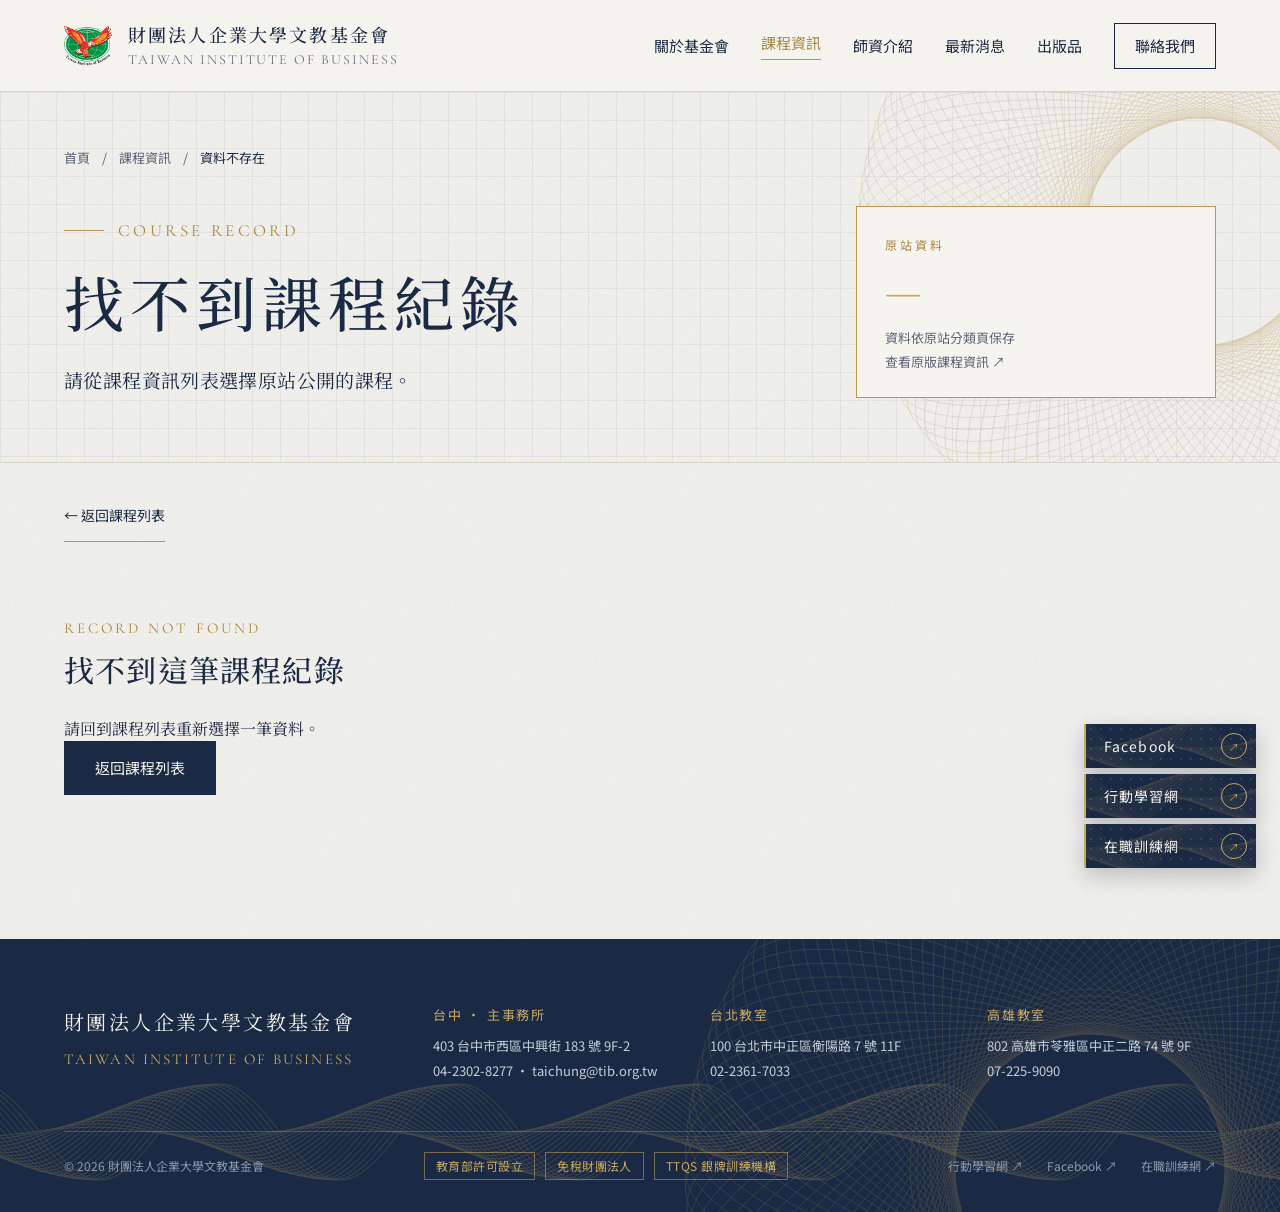
<file: course-detail.html>
<!DOCTYPE html>
<html lang="zh-Hant-TW">
<head>
<meta charset="utf-8">
<meta name="viewport" content="width=device-width, initial-scale=1">
<link rel="icon" type="image/png" href="assets/tib-logo-icon.png">
<title>課程詳情｜財團法人企業大學文教基金會 TIB</title>
<meta name="description" content="查看財團法人企業大學文教基金會歷年課程、師資、課綱與原站公開資訊。">
<meta property="og:title" content="財團法人企業大學文教基金會 TIB">
<meta property="og:description" content="以專業之學，伴企業長青。會計、法律、稅務與管理的跨域培訓。">
<meta property="og:type" content="website">
<link rel="preconnect" href="https://fonts.googleapis.com">
<link rel="preconnect" href="https://fonts.gstatic.com" crossorigin>
<link rel="stylesheet" href="https://fonts.googleapis.com/css2?family=Cormorant+Garamond:wght@400;500&family=Noto+Sans+TC:wght@300;400;500&family=Noto+Serif+TC:wght@400;500;600&display=swap">
<link rel="stylesheet" href="styles.css?v=0.18">
<link rel="stylesheet" href="courses-extra.css?v=0.1">
<link rel="stylesheet" href="floating-dock.css?v=0.16">
</head>
<body>
<header class="header"><div class="wrap">
  <a class="brand" href="index.html" aria-label="財團法人企業大學文教基金會 首頁">
    <img class="brand__logo" src="assets/tib-logo.webp" alt="">
    <span><span class="brand__zh" style="display:block">財團法人企業大學文教基金會</span><span class="brand__en" style="display:block">Taiwan Institute of Business</span></span>
  </a>
  <nav class="nav" aria-label="主選單">
    <a href="about.html">關於基金會</a><a href="courses.html" aria-current="page">課程資訊</a><a href="teachers.html">師資介紹</a><a href="news.html">最新消息</a><a href="publications.html">出版品</a>
    <a class="nav__cta" href="#contact">聯絡我們</a>
  </nav>
  <button class="menu-btn" type="button" aria-label="開啟選單" aria-controls="drawer" aria-expanded="false"><span></span><span></span><span></span></button>
</div></header>

<div class="drawer" id="drawer" role="dialog" aria-modal="true" aria-label="選單">
  <div class="drawer__top"><a class="brand" href="index.html" aria-label="財團法人企業大學文教基金會，回到首頁"><img class="brand__logo" src="assets/tib-logo.webp" alt=""><span class="brand__zh">企業大學文教基金會</span></a><button class="drawer__close" type="button" aria-label="關閉選單">×</button></div>
  <nav>
    <a href="about.html">關於基金會<span>ABOUT</span></a><a href="courses.html">課程資訊<span>COURSES</span></a><a href="teachers.html">師資介紹<span>FACULTY</span></a><a href="news.html">最新消息<span>NEWS</span></a><a href="publications.html">出版品<span>PUBLICATIONS</span></a><a href="#contact">聯絡我們<span>CONTACT</span></a>
  </nav>
  <div class="drawer__foot">
    <div class="drawer__lang"><a href="index.html" aria-current="true">繁體中文</a><a href="#demo-dialog" lang="en" data-demo-preview="language">English</a></div>
    <a href="tel:+886423028277" style="display:flex;justify-content:space-between;min-height:48px;align-items:center;color:var(--on-navy)"><span>台中總會 04-2302-8277</span><span style="color:var(--gold-lt)">撥打</span></a>
  </div>
</div>

<main class="course-page course-detail-page">
<section class="n-hero"><div class="wrap">
  <div>
    <nav class="crumb" aria-label="麵包屑"><a href="index.html">首頁</a><span>/</span><a href="courses.html">課程資訊</a><span>/</span><span aria-current="page" id="course-crumb">課程詳情</span></nav>
    <div class="kicker kicker--rule">Course Record</div>
    <h1 id="course-title">課程詳情</h1>
    <p class="n-hero__lead" id="course-lead">原站公開課程紀錄。</p>
  </div>
  <div class="subscribe"><div class="subscribe__tag">原站資料</div><div class="course-hero__years" id="course-year">—</div><p class="t-hours">資料依原站分類頁保存<br><a href="https://www.tib.org.tw/product.html" target="_blank" rel="noopener">查看原版課程資訊 ↗</a></p></div>
</div></section>

<section class="course-detail"><div class="wrap">
  <a class="course-detail__back" href="courses.html">← 返回課程列表</a>
  <div class="course-detail__grid">
    <article class="course-detail__content">
      <section class="course-detail__section">
        <div class="kicker">Course Overview</div><h2>課程資訊</h2>
        <dl class="course-detail__facts" id="course-facts"></dl>
        <div class="course-detail__teacher" id="course-teacher" hidden></div>
      </section>
      <section class="course-detail__section">
        <div class="kicker">Curriculum</div><h2>課程進度與內容</h2>
        <div id="course-outline"></div>
      </section>
      <section class="course-detail__section" id="course-images-section" hidden>
        <div class="kicker">Original Materials</div><h2>原站課程素材</h2>
        <div class="course-detail__images" id="course-images"></div>
      </section>
      <details class="course-detail__raw">
        <summary>查看原站課程文字記錄</summary>
        <div class="course-detail__raw-copy" id="course-original-description"></div>
      </details>
    </article>
    <aside class="course-detail__aside">
      <div class="course-detail__aside-kicker">Record Status</div>
      <span class="course-detail__status" id="course-status"></span>
      <p class="course-detail__note">這是原站公開的歷年資料。新班期與招生狀態請以基金會最新公告為準。</p>
      <div class="course-detail__actions" id="course-actions"></div>
      <div class="course-detail__sources"><h3>原站來源</h3><ul id="course-sources"></ul></div>
    </aside>
  </div>
</div></section>
</main>

<footer class="footer" id="contact"><div class="wrap">
  <div class="footer__grid">
    <div><div class="footer__name">財團法人企業大學文教基金會</div><div class="footer__en">TAIWAN INSTITUTE OF BUSINESS</div></div>
    <address><h4>台中 · 主事務所</h4>403 台中市西區中興街 183 號 9F-2<br><a href="tel:+886423028277">04-2302-8277</a> · <a href="mailto:taichung@tib.org.tw">taichung@tib.org.tw</a></address>
    <address><h4>台北教室</h4>100 台北市中正區衡陽路 7 號 11F<br><a href="tel:+886223617033">02-2361-7033</a></address>
    <address><h4>高雄教室</h4>802 高雄市苓雅區中正二路 74 號 9F<br><a href="tel:+88672259090">07-225-9090</a></address>
  </div>
  <div class="footer__bottom"><span class="footer__copy">© <span id="yr">2026</span> 財團法人企業大學文教基金會</span>
    <ul class="footer__qualifications" aria-label="基金會資格"><li>教育部許可設立</li><li>免稅財團法人</li><li>TTQS 銀牌訓練機構</li></ul>
    <span class="footer__links"><a href="https://www.twstudy.com/teacher/787f6cbf9e29ca300a846b687e1a062e" target="_blank" rel="noopener">行動學習網 ↗</a><a href="https://www.facebook.com/taichung.tib.org.tw" target="_blank" rel="noopener">Facebook ↗</a><a href="https://ojt.wda.gov.tw/" target="_blank" rel="noopener">在職訓練網 ↗</a></span></div>
</div></footer>

<nav class="dock" aria-label="基金會快速入口">
  <ul>
    <li><a href="https://www.facebook.com/taichung.tib.org.tw" target="_blank" rel="noopener" aria-label="Facebook"><b>Facebook</b><span class="dock__icon" aria-hidden="true"><svg viewBox="0 0 24 24" fill="currentColor"><path d="M13.5 22v-8h2.8l.4-3.2h-3.2v-2c0-.9.3-1.4 1.6-1.4h1.7V4.6c-.4-.1-1.4-.2-2.6-.2-2.7 0-4.4 1.6-4.4 4.5v1.9H7v3.2h2.8v8h3.7Z"/></svg></span><i aria-hidden="true"></i></a></li>
    <li><a href="https://www.twstudy.com/teacher/787f6cbf9e29ca300a846b687e1a062e" target="_blank" rel="noopener" aria-label="行動學習網"><b>行動學習網</b><span class="dock__icon" aria-hidden="true"><svg viewBox="0 0 24 24" fill="none" stroke="currentColor" stroke-width="1.7" stroke-linecap="round" stroke-linejoin="round"><path d="M12 6.1C9.3 4.7 6.2 4.5 3 5.3v13.3c3.2-.8 6.3-.6 9 1.1 2.7-1.7 5.8-1.9 9-1.1V5.3c-3.2-.8-6.3-.6-9 .8Z"/><path d="M12 6.2v13.4M6 8.5c1.4-.2 2.6 0 3.7.4m5.3 0c1.1-.4 2.3-.6 3.7-.4"/></svg></span><i aria-hidden="true"></i></a></li>
    <li><a href="https://ojt.wda.gov.tw/" target="_blank" rel="noopener" aria-label="在職訓練網"><b>在職訓練網</b><span class="dock__icon" aria-hidden="true"><svg viewBox="0 0 24 24" fill="none" stroke="currentColor" stroke-width="1.7" stroke-linecap="round" stroke-linejoin="round"><rect x="3" y="7.5" width="18" height="13" rx="1.5"/><path d="M8 7.5V5.8c0-1 .8-1.8 1.8-1.8h4.4c1 0 1.8.8 1.8 1.8v1.7M3 12.5h18m-11 0v2h4v-2"/></svg></span><i aria-hidden="true"></i></a></li>
  </ul>
</nav>
<div class="callbar"><a href="tel:+886423028277">來電洽詢</a><a href="mailto:taichung@tib.org.tw?subject=企業培訓洽詢">企業培訓洽詢</a></div>

<script src="courses-data.js" defer></script>
<script src="main.js?v=0.16" defer></script>
<script src="course-detail.js?v=0.1" defer></script>
</body>
</html>
</file>
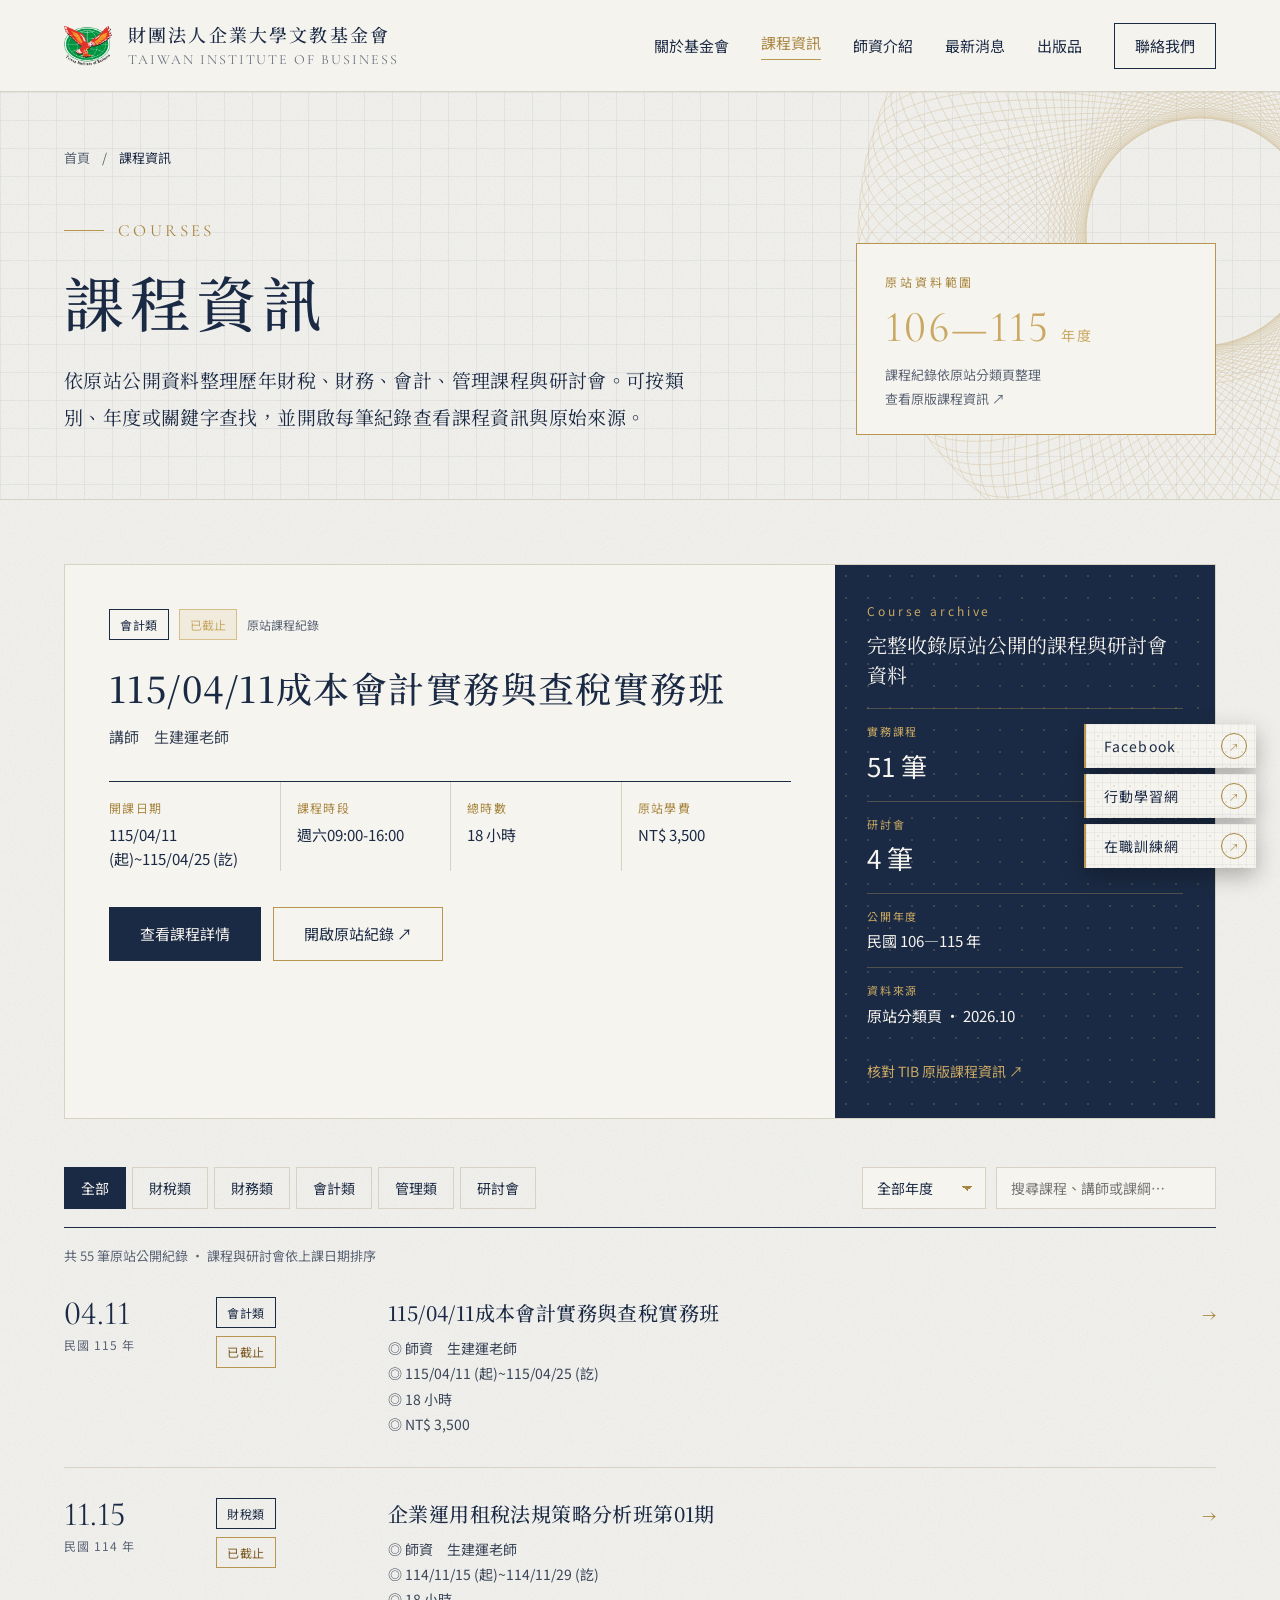
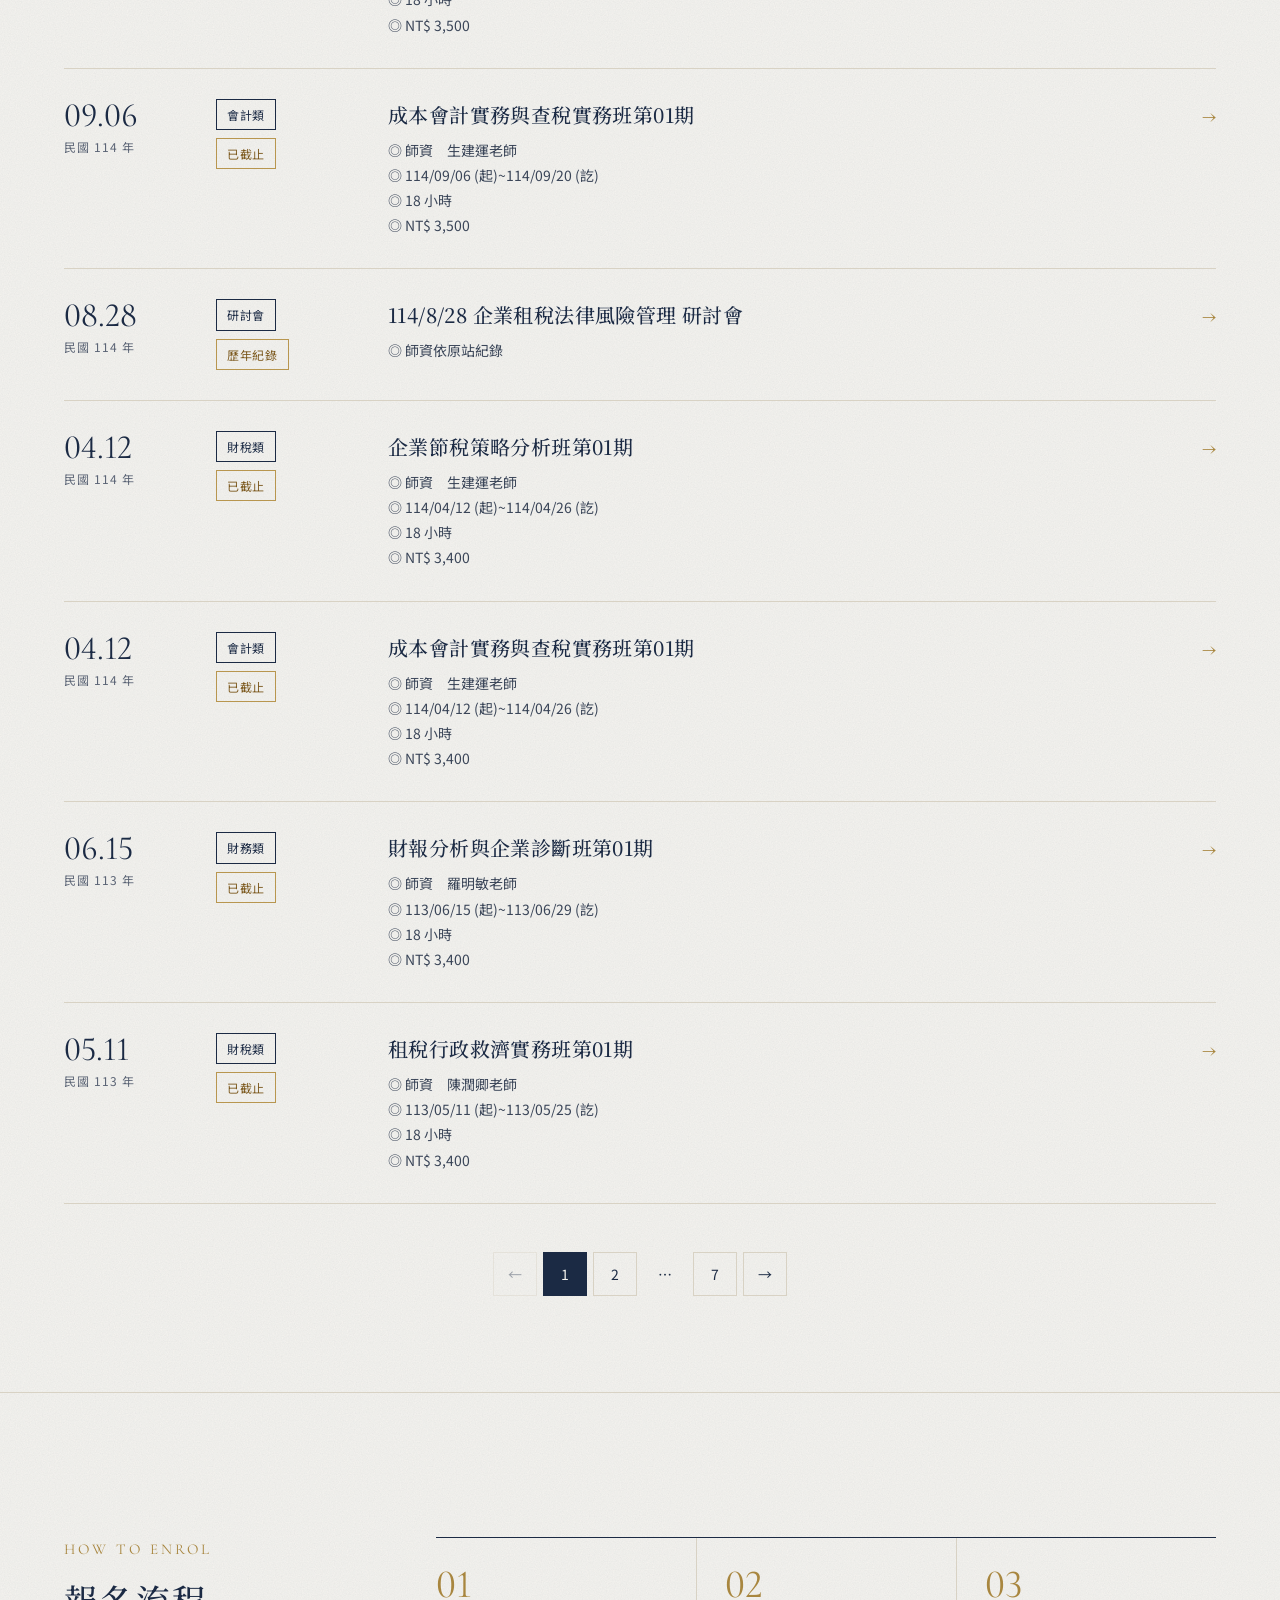
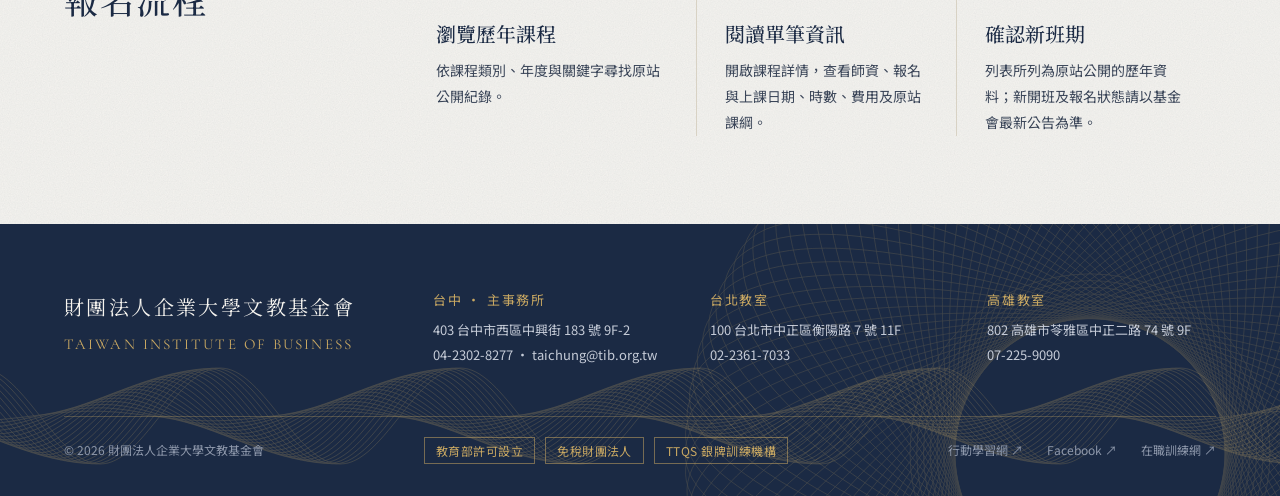
<file: courses.html>
<!DOCTYPE html>
<html lang="zh-Hant-TW">
<head>
<meta charset="utf-8">
<meta name="viewport" content="width=device-width, initial-scale=1">
<link rel="icon" type="image/png" href="assets/tib-logo-icon.png">
<title>課程資訊｜財團法人企業大學文教基金會 TIB</title>
<meta name="description" content="TIB 企業大學財稅、財務、會計與管理實務課程，台北、台中、高雄開班；多數課程適用產業人才投資方案補助。">
<meta property="og:title" content="財團法人企業大學文教基金會 TIB">
<meta property="og:description" content="以專業之學，伴企業長青。會計、法律、稅務與管理的跨域培訓。">
<meta property="og:type" content="website">
<link rel="preconnect" href="https://fonts.googleapis.com">
<link rel="preconnect" href="https://fonts.gstatic.com" crossorigin>
<link rel="stylesheet" href="https://fonts.googleapis.com/css2?family=Cormorant+Garamond:wght@400;500&family=Noto+Sans+TC:wght@300;400;500&family=Noto+Serif+TC:wght@400;500;600&display=swap">
<link rel="stylesheet" href="styles.css?v=0.18">
<link rel="stylesheet" href="courses-extra.css?v=0.1">
<link rel="stylesheet" href="floating-dock.css?v=0.16">
</head>
<body>

<header class="header"><div class="wrap">
  <a class="brand" href="index.html" aria-label="財團法人企業大學文教基金會 首頁">
    <img class="brand__logo" src="assets/tib-logo.webp" alt="">
    <span><span class="brand__zh" style="display:block">財團法人企業大學文教基金會</span><span class="brand__en" style="display:block">Taiwan Institute of Business</span></span>
  </a>
  <nav class="nav" aria-label="主選單">
    <a href="about.html">關於基金會</a><a href="courses.html" aria-current="page">課程資訊</a><a href="teachers.html">師資介紹</a><a href="news.html">最新消息</a><a href="publications.html">出版品</a>
    <a class="nav__cta" href="#contact">聯絡我們</a>
  </nav>
  <button class="menu-btn" type="button" aria-label="開啟選單" aria-controls="drawer" aria-expanded="false"><span></span><span></span><span></span></button>
</div></header>

<div class="drawer" id="drawer" role="dialog" aria-modal="true" aria-label="選單">
  <div class="drawer__top"><a class="brand" href="index.html" aria-label="財團法人企業大學文教基金會，回到首頁"><img class="brand__logo" src="assets/tib-logo.webp" alt=""><span class="brand__zh">企業大學文教基金會</span></a><button class="drawer__close" type="button" aria-label="關閉選單">×</button></div>
  <nav>
    <a href="about.html">關於基金會<span>ABOUT</span></a><a href="courses.html">課程資訊<span>COURSES</span></a><a href="teachers.html">師資介紹<span>FACULTY</span></a><a href="news.html">最新消息<span>NEWS</span></a><a href="publications.html">出版品<span>PUBLICATIONS</span></a><a href="#contact">聯絡我們<span>CONTACT</span></a>
  </nav>
  <div class="drawer__foot">
    <div class="drawer__lang"><a href="index.html" aria-current="true">繁體中文</a><a href="#demo-dialog" lang="en" data-demo-preview="language">English</a></div>
    <a href="tel:+886423028277" style="display:flex;justify-content:space-between;min-height:48px;align-items:center;color:var(--on-navy)"><span>台中總會 04-2302-8277</span><span style="color:var(--gold-lt)">撥打</span></a>
  </div>
</div>

<main>
<section class="n-hero"><div class="wrap">
  <div>
    <nav class="crumb" aria-label="麵包屑"><a href="index.html">首頁</a><span>/</span><span aria-current="page">課程資訊</span></nav>
    <div class="kicker kicker--rule">Courses</div>
    <h1>課程資訊</h1>
    <p class="n-hero__lead">依原站公開資料整理歷年財稅、財務、會計、管理課程與研討會。可按類別、年度或關鍵字查找，並開啟每筆紀錄查看課程資訊與原始來源。</p>
  </div>
  <div class="subscribe"><div class="subscribe__tag">原站資料範圍</div><div class="course-hero__years">106—115 <span>年度</span></div><p class="t-hours">課程紀錄依原站分類頁整理<br><a href="https://www.tib.org.tw/product.html" target="_blank" rel="noopener">查看原版課程資訊 ↗</a></p></div>
</div></section>

<section class="c-feat" aria-label="課程資料摘要"><div class="wrap"><div class="c-feat__box" id="featured"></div></div></section>

<section class="n-list" aria-label="課程列表"><div class="wrap">
  <div class="filters">
    <div class="tabs" role="tablist" aria-label="課程類別"></div>
    <div class="filters__r">
      <label class="sr-only" for="f-year">年度</label>
      <select id="f-year" class="select"><option value="">全部年度</option></select>
      <label class="sr-only" for="f-q">搜尋課程</label>
      <input id="f-q" class="search" type="search" placeholder="搜尋課程、講師或課綱…">
    </div>
  </div>
  <div class="n-count" id="course-count" aria-live="polite"></div>
  <div class="rows" id="rows"></div>
  <nav class="pager" aria-label="課程分頁"></nav>
  <button class="more" type="button" hidden>載入更多課程</button>
  <noscript><p class="n-count">請啟用 JavaScript 以瀏覽完整課程紀錄，或前往 <a href="https://www.tib.org.tw/product.html">TIB 原版課程資訊</a>。</p></noscript>
</div></section>

<section class="a-sec"><div class="wrap a-split" style="border-top:1px solid var(--rule)">
  <div style="padding-top:56px"><div class="kicker">How to Enrol</div><h2 class="h2">報名流程</h2></div>
  <ol class="steps">
    <li><b>01</b><h3>瀏覽歷年課程</h3><p>依課程類別、年度與關鍵字尋找原站公開紀錄。</p></li>
    <li><b>02</b><h3>閱讀單筆資訊</h3><p>開啟課程詳情，查看師資、報名與上課日期、時數、費用及原站課綱。</p></li>
    <li><b>03</b><h3>確認新班期</h3><p>列表所列為原站公開的歷年資料；新開班及報名狀態請以基金會最新公告為準。</p></li>
  </ol>
</div></section>
</main>

<footer class="footer" id="contact"><div class="wrap">
  <div class="footer__grid">
    <div><div class="footer__name">財團法人企業大學文教基金會</div><div class="footer__en">TAIWAN INSTITUTE OF BUSINESS</div></div>
    <address><h4>台中 · 主事務所</h4>403 台中市西區中興街 183 號 9F-2<br><a href="tel:+886423028277">04-2302-8277</a> · <a href="mailto:taichung@tib.org.tw">taichung@tib.org.tw</a></address>
    <address><h4>台北教室</h4>100 台北市中正區衡陽路 7 號 11F<br><a href="tel:+886223617033">02-2361-7033</a></address>
    <address><h4>高雄教室</h4>802 高雄市苓雅區中正二路 74 號 9F<br><a href="tel:+88672259090">07-225-9090</a></address>
  </div>
  <div class="footer__bottom"><span class="footer__copy">© <span id="yr">2026</span> 財團法人企業大學文教基金會</span>
    <ul class="footer__qualifications" aria-label="基金會資格"><li>教育部許可設立</li><li>免稅財團法人</li><li>TTQS 銀牌訓練機構</li></ul>
    <span class="footer__links"><a href="https://www.twstudy.com/teacher/787f6cbf9e29ca300a846b687e1a062e" target="_blank" rel="noopener">行動學習網 ↗</a><a href="https://www.facebook.com/taichung.tib.org.tw" target="_blank" rel="noopener">Facebook ↗</a><a href="https://ojt.wda.gov.tw/" target="_blank" rel="noopener">在職訓練網 ↗</a></span></div>
</div></footer>

<nav class="dock" aria-label="基金會快速入口">
  <ul>
    <li><a href="https://www.facebook.com/taichung.tib.org.tw" target="_blank" rel="noopener" aria-label="Facebook"><b>Facebook</b><span class="dock__icon" aria-hidden="true"><svg viewBox="0 0 24 24" fill="currentColor"><path d="M13.5 22v-8h2.8l.4-3.2h-3.2v-2c0-.9.3-1.4 1.6-1.4h1.7V4.6c-.4-.1-1.4-.2-2.6-.2-2.7 0-4.4 1.6-4.4 4.5v1.9H7v3.2h2.8v8h3.7Z"/></svg></span><i aria-hidden="true"></i></a></li>
    <li><a href="https://www.twstudy.com/teacher/787f6cbf9e29ca300a846b687e1a062e" target="_blank" rel="noopener" aria-label="行動學習網"><b>行動學習網</b><span class="dock__icon" aria-hidden="true"><svg viewBox="0 0 24 24" fill="none" stroke="currentColor" stroke-width="1.7" stroke-linecap="round" stroke-linejoin="round"><path d="M12 6.1C9.3 4.7 6.2 4.5 3 5.3v13.3c3.2-.8 6.3-.6 9 1.1 2.7-1.7 5.8-1.9 9-1.1V5.3c-3.2-.8-6.3-.6-9 .8Z"/><path d="M12 6.2v13.4M6 8.5c1.4-.2 2.6 0 3.7.4m5.3 0c1.1-.4 2.3-.6 3.7-.4"/></svg></span><i aria-hidden="true"></i></a></li>
    <li><a href="https://ojt.wda.gov.tw/" target="_blank" rel="noopener" aria-label="在職訓練網"><b>在職訓練網</b><span class="dock__icon" aria-hidden="true"><svg viewBox="0 0 24 24" fill="none" stroke="currentColor" stroke-width="1.7" stroke-linecap="round" stroke-linejoin="round"><rect x="3" y="7.5" width="18" height="13" rx="1.5"/><path d="M8 7.5V5.8c0-1 .8-1.8 1.8-1.8h4.4c1 0 1.8.8 1.8 1.8v1.7M3 12.5h18m-11 0v2h4v-2"/></svg></span><i aria-hidden="true"></i></a></li>
  </ul>
</nav>
<div class="callbar"><a href="tel:+886423028277">來電洽詢</a><a href="mailto:taichung@tib.org.tw?subject=企業培訓洽詢">企業培訓洽詢</a></div>

<script src="courses-data.js" defer></script>
<script src="main.js?v=0.16" defer></script>
<script src="courses.js?v=0.2" defer></script>
<script src="demo-ui.js" defer></script>
</body>
</html>
</file>
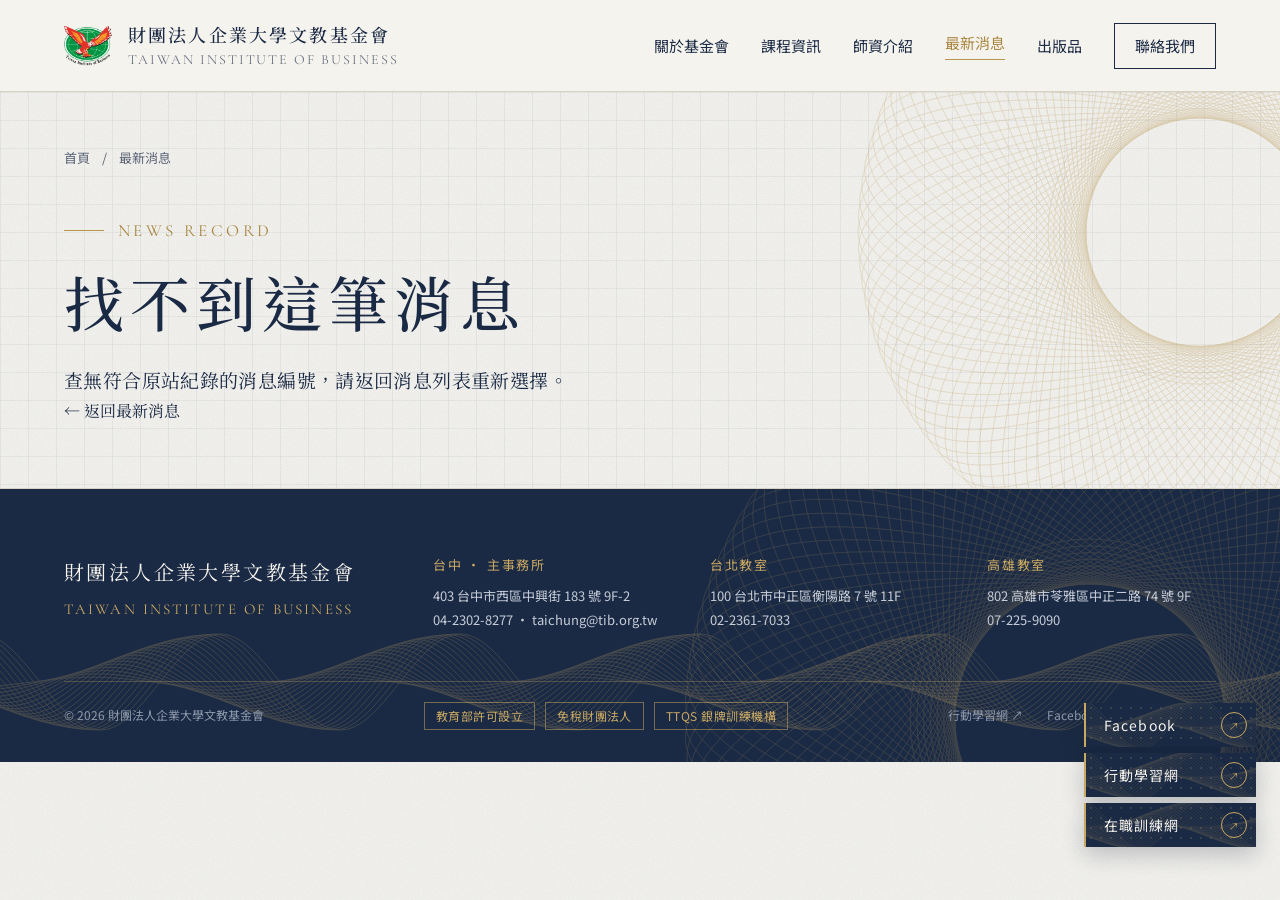
<file: news-detail.html>
<!DOCTYPE html>
<html lang="zh-Hant-TW">
<head>
<meta charset="utf-8">
<meta name="viewport" content="width=device-width, initial-scale=1">
<link rel="icon" type="image/png" href="assets/tib-logo-icon.png">
<title>消息詳情｜財團法人企業大學文教基金會 TIB</title>
<meta name="description" content="查看 TIB 原版網站最新消息紀錄、原文內容、圖片與附件來源。">
<meta property="og:title" content="財團法人企業大學文教基金會 TIB">
<meta property="og:description" content="以專業之學，伴企業長青。財團法人企業大學文教基金會官方網站。">
<meta property="og:type" content="website">
<link rel="preconnect" href="https://fonts.googleapis.com">
<link rel="preconnect" href="https://fonts.gstatic.com" crossorigin>
<link rel="stylesheet" href="https://fonts.googleapis.com/css2?family=Cormorant+Garamond:wght@400;500&family=Noto+Sans+TC:wght@300;400;500&family=Noto+Serif+TC:wght@400;500;600&display=swap">
<link rel="stylesheet" href="styles.css?v=0.19">
<link rel="stylesheet" href="floating-dock.css?v=0.16">
<link rel="stylesheet" href="news-extra.css?v=0.4">
</head>
<body>

<header class="header"><div class="wrap">
  <a class="brand" href="index.html" aria-label="財團法人企業大學文教基金會 首頁">
    <img class="brand__logo" src="assets/tib-logo.webp" alt="">
    <span><span class="brand__zh" style="display:block">財團法人企業大學文教基金會</span><span class="brand__en" style="display:block">Taiwan Institute of Business</span></span>
  </a>
  <nav class="nav" aria-label="主選單">
    <a href="about.html">關於基金會</a><a href="courses.html">課程資訊</a><a href="teachers.html">師資介紹</a><a href="news.html" aria-current="page">最新消息</a><a href="publications.html">出版品</a>
    <a class="nav__cta" href="#contact">聯絡我們</a>
  </nav>
  <button class="menu-btn" type="button" aria-label="開啟選單" aria-controls="drawer" aria-expanded="false"><span></span><span></span><span></span></button>
</div></header>

<div class="drawer" id="drawer" role="dialog" aria-modal="true" aria-label="選單">
  <div class="drawer__top"><a class="brand" href="index.html" aria-label="財團法人企業大學文教基金會，回到首頁"><img class="brand__logo" src="assets/tib-logo.webp" alt=""><span class="brand__zh">企業大學文教基金會</span></a><button class="drawer__close" type="button" aria-label="關閉選單">×</button></div>
  <nav>
    <a href="about.html">關於基金會<span>ABOUT</span></a><a href="courses.html">課程資訊<span>COURSES</span></a><a href="teachers.html">師資介紹<span>FACULTY</span></a><a href="news.html">最新消息<span>NEWS</span></a><a href="publications.html">出版品<span>PUBLICATIONS</span></a><a href="#contact">聯絡我們<span>CONTACT</span></a>
  </nav>
  <div class="drawer__foot">
    <div class="drawer__lang"><a href="index.html" aria-current="true">繁體中文</a><a href="#demo-dialog" lang="en" data-demo-preview="language">English</a></div>
    <a href="tel:+886423028277" style="display:flex;justify-content:space-between;min-height:48px;align-items:center;color:var(--on-navy)"><span>台中總會 04-2302-8277</span><span style="color:var(--gold-lt)">撥打</span></a>
  </div>
</div>

<main class="news news-detail-page">
<section class="n-hero"><div class="wrap">
  <div><nav class="crumb" aria-label="麵包屑"><a href="index.html">首頁</a><span>/</span><a href="news.html">最新消息</a><span>/</span><span aria-current="page" id="news-category-crumb">消息詳情</span></nav><div class="kicker kicker--rule">News Record</div><h1 id="news-title">消息詳情</h1><p class="n-hero__lead" id="news-lead">原站公開紀錄。</p></div>
  <aside class="subscribe news-detail__summary"><div class="subscribe__tag">原站公開資料</div><div class="news-detail__date" id="news-date">—</div><p id="news-category"></p><a class="subscribe__rss" id="news-source" href="https://www.tib.org.tw/hot.html" target="_blank" rel="noopener">開啟原站消息 ↗</a></aside>
</div></section>
<section class="course-detail news-detail"><div class="wrap"><a class="course-detail__back" href="news.html">← 返回最新消息</a><div class="news-detail__grid">
  <article class="news-detail__content"><section class="course-detail__section"><div class="kicker">Original Record</div><h2>消息內容</h2><div class="news-detail__body" id="news-body"></div></section>
  <section class="course-detail__section" id="news-images-section" hidden><div class="kicker">Original Materials</div><h2>原站圖片</h2><div class="news-detail__images" id="news-images"></div></section>
  <section class="course-detail__section" id="news-links-section" hidden><div class="kicker">Attachments &amp; Links</div><h2>原站附件與相關連結</h2><ul class="news-detail__links" id="news-links"></ul></section>
  </article>
  <aside class="news-detail__aside"><div class="course-detail__aside-kicker">Source &amp; Record</div><p>標題、分類、發布時間與內容依原站公開資料呈現。未明確標示的日期保留原站狀態。</p><dl id="news-facts"></dl><div class="course-detail__actions"><a class="course-detail__button course-detail__button--solid" id="news-source-button" href="https://www.tib.org.tw/hot.html" target="_blank" rel="noopener">查看原站消息 ↗</a><a class="course-detail__button" id="news-category-button" href="https://www.tib.org.tw/hot.html" target="_blank" rel="noopener">查看原站分類 ↗</a></div></aside>
</div><details class="course-detail__raw"><summary>本文資料與日期來源</summary><div class="course-detail__raw-copy" id="news-provenance"></div></details></div></section>
</main>
<footer class="footer" id="contact"><div class="wrap">
  <div class="footer__grid">
    <div><div class="footer__name">財團法人企業大學文教基金會</div><div class="footer__en">TAIWAN INSTITUTE OF BUSINESS</div></div>
    <address><h4>台中 · 主事務所</h4>403 台中市西區中興街 183 號 9F-2<br><a href="tel:+886423028277">04-2302-8277</a> · <a href="mailto:taichung@tib.org.tw">taichung@tib.org.tw</a></address>
    <address><h4>台北教室</h4>100 台北市中正區衡陽路 7 號 11F<br><a href="tel:+886223617033">02-2361-7033</a></address>
    <address><h4>高雄教室</h4>802 高雄市苓雅區中正二路 74 號 9F<br><a href="tel:+88672259090">07-225-9090</a></address>
  </div>
  <div class="footer__bottom"><span class="footer__copy">© <span id="yr">2026</span> 財團法人企業大學文教基金會</span>
    <ul class="footer__qualifications" aria-label="基金會資格"><li>教育部許可設立</li><li>免稅財團法人</li><li>TTQS 銀牌訓練機構</li></ul>
    <span class="footer__links"><a href="https://www.twstudy.com/teacher/787f6cbf9e29ca300a846b687e1a062e" target="_blank" rel="noopener">行動學習網 ↗</a><a href="https://www.facebook.com/taichung.tib.org.tw" target="_blank" rel="noopener">Facebook ↗</a><a href="https://ojt.wda.gov.tw/" target="_blank" rel="noopener">在職訓練網 ↗</a></span></div>
</div></footer>

<nav class="dock" aria-label="基金會快速入口">
  <ul>
    <li><a href="https://www.facebook.com/taichung.tib.org.tw" target="_blank" rel="noopener" aria-label="Facebook"><b>Facebook</b><span class="dock__icon" aria-hidden="true"><svg viewBox="0 0 24 24" fill="currentColor"><path d="M13.5 22v-8h2.8l.4-3.2h-3.2v-2c0-.9.3-1.4 1.6-1.4h1.7V4.6c-.4-.1-1.4-.2-2.6-.2-2.7 0-4.4 1.6-4.4 4.5v1.9H7v3.2h2.8v8h3.7Z"/></svg></span><i aria-hidden="true"></i></a></li>
    <li><a href="https://www.twstudy.com/teacher/787f6cbf9e29ca300a846b687e1a062e" target="_blank" rel="noopener" aria-label="行動學習網"><b>行動學習網</b><span class="dock__icon" aria-hidden="true"><svg viewBox="0 0 24 24" fill="none" stroke="currentColor" stroke-width="1.7" stroke-linecap="round" stroke-linejoin="round"><path d="M12 6.1C9.3 4.7 6.2 4.5 3 5.3v13.3c3.2-.8 6.3-.6 9 1.1 2.7-1.7 5.8-1.9 9-1.1V5.3c-3.2-.8-6.3-.6-9 .8Z"/><path d="M12 6.2v13.4M6 8.5c1.4-.2 2.6 0 3.7.4m5.3 0c1.1-.4 2.3-.6 3.7-.4"/></svg></span><i aria-hidden="true"></i></a></li>
    <li><a href="https://ojt.wda.gov.tw/" target="_blank" rel="noopener" aria-label="在職訓練網"><b>在職訓練網</b><span class="dock__icon" aria-hidden="true"><svg viewBox="0 0 24 24" fill="none" stroke="currentColor" stroke-width="1.7" stroke-linecap="round" stroke-linejoin="round"><rect x="3" y="7.5" width="18" height="13" rx="1.5"/><path d="M8 7.5V5.8c0-1 .8-1.8 1.8-1.8h4.4c1 0 1.8.8 1.8 1.8v1.7M3 12.5h18m-11 0v2h4v-2"/></svg></span><i aria-hidden="true"></i></a></li>
  </ul>
</nav>
<div class="callbar"><a href="tel:+886423028277">來電洽詢</a><a href="mailto:taichung@tib.org.tw?subject=企業培訓洽詢">企業培訓洽詢</a></div>

<script src="news-data.js" defer></script>
<script src="main.js?v=0.16" defer></script>
<script src="news-detail.js?v=0.1" defer></script>
</body>
</html>
</file>
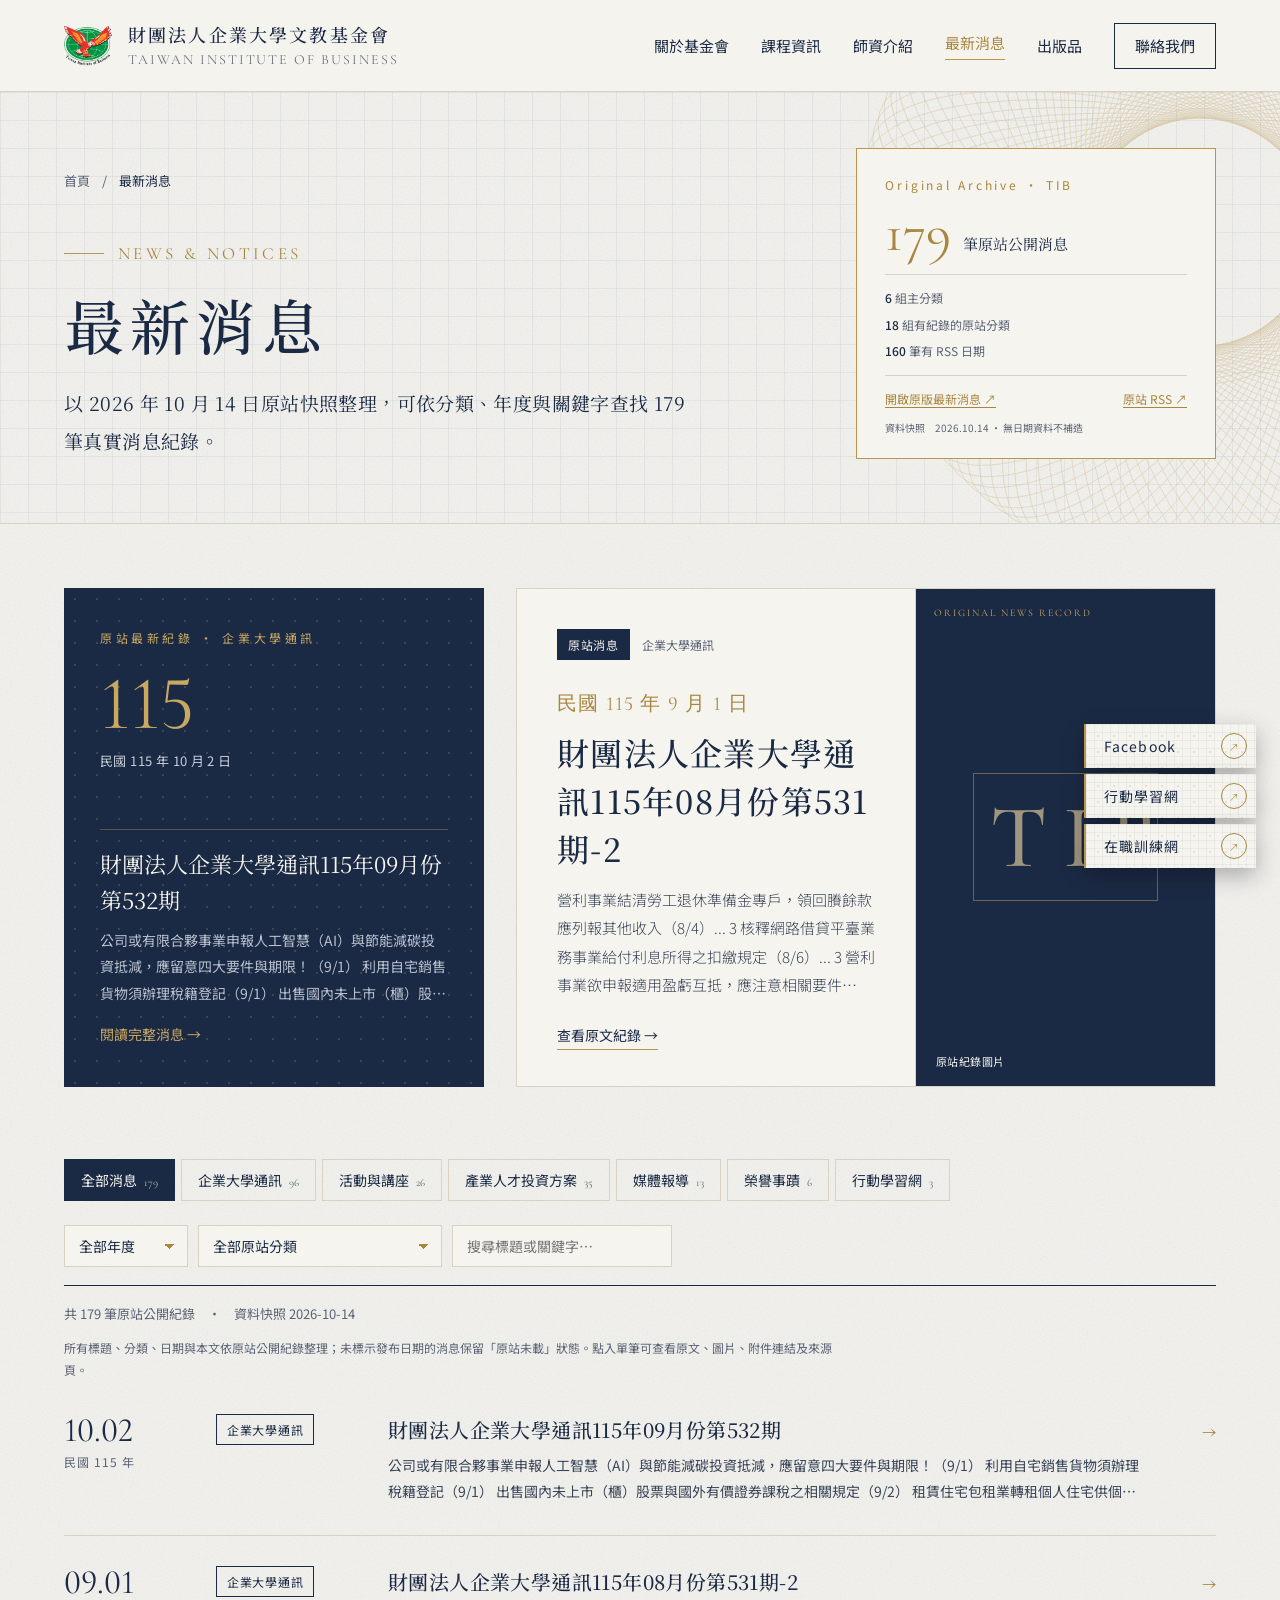
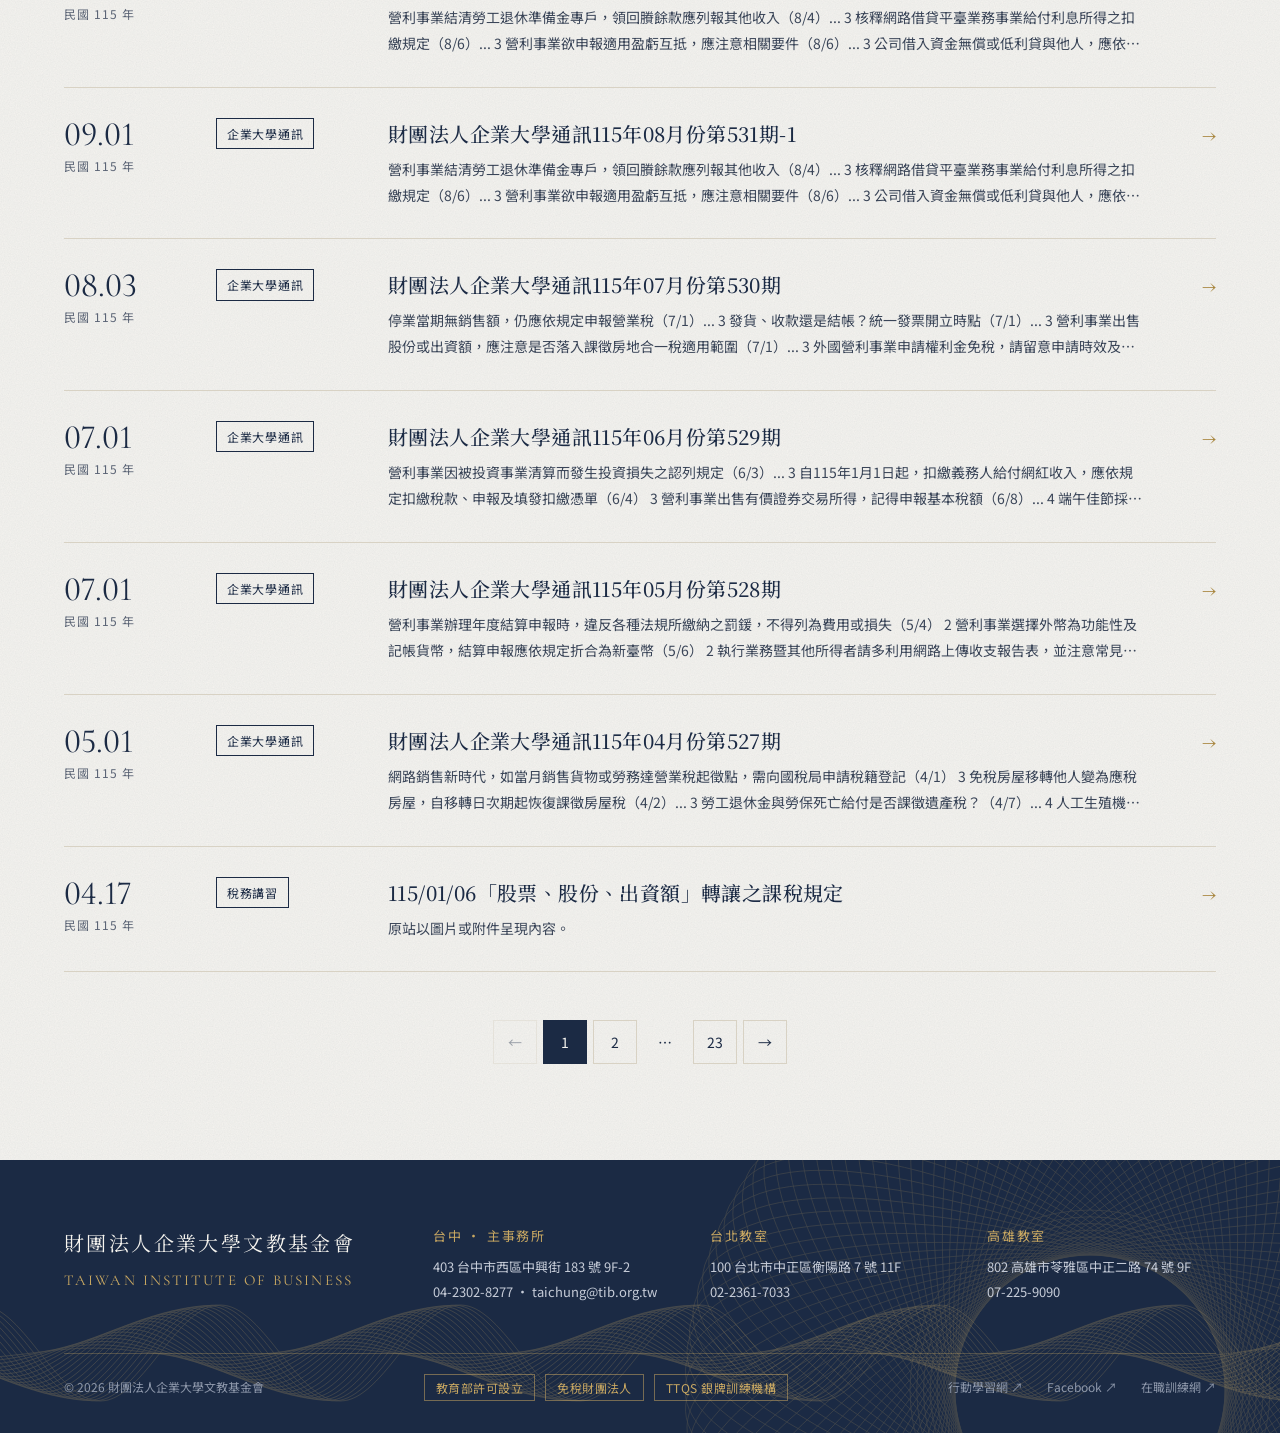
<file: news.html>
<!DOCTYPE html>
<html lang="zh-Hant-TW">
<head>
<meta charset="utf-8">
<meta name="viewport" content="width=device-width, initial-scale=1">
<link rel="icon" type="image/png" href="assets/tib-logo-icon.png">
<title>最新消息｜財團法人企業大學文教基金會 TIB</title>
<meta name="description" content="收錄 TIB 原版網站各分類的公開消息及原文紀錄，可依分類、年度及關鍵字查找。資料依 2026 年 10 月 14 日原站稽核快照整理。">
<meta property="og:title" content="財團法人企業大學文教基金會 TIB">
<meta property="og:description" content="以專業之學，伴企業長青。財團法人企業大學文教基金會官方網站。">
<meta property="og:type" content="website">
<link rel="preconnect" href="https://fonts.googleapis.com">
<link rel="preconnect" href="https://fonts.gstatic.com" crossorigin>
<link rel="stylesheet" href="https://fonts.googleapis.com/css2?family=Cormorant+Garamond:wght@400;500&family=Noto+Sans+TC:wght@300;400;500&family=Noto+Serif+TC:wght@400;500;600&display=swap">
<link rel="stylesheet" href="styles.css?v=0.19">
<link rel="stylesheet" href="floating-dock.css?v=0.16">
<link rel="stylesheet" href="news-extra.css?v=0.4">
</head>
<body>

<header class="header"><div class="wrap">
  <a class="brand" href="index.html" aria-label="財團法人企業大學文教基金會 首頁">
    <img class="brand__logo" src="assets/tib-logo.webp" alt="">
    <span><span class="brand__zh" style="display:block">財團法人企業大學文教基金會</span><span class="brand__en" style="display:block">Taiwan Institute of Business</span></span>
  </a>
  <nav class="nav" aria-label="主選單">
    <a href="about.html">關於基金會</a><a href="courses.html">課程資訊</a><a href="teachers.html">師資介紹</a><a href="news.html" aria-current="page">最新消息</a><a href="publications.html">出版品</a>
    <a class="nav__cta" href="#contact">聯絡我們</a>
  </nav>
  <button class="menu-btn" type="button" aria-label="開啟選單" aria-controls="drawer" aria-expanded="false"><span></span><span></span><span></span></button>
</div></header>

<div class="drawer" id="drawer" role="dialog" aria-modal="true" aria-label="選單">
  <div class="drawer__top"><a class="brand" href="index.html" aria-label="財團法人企業大學文教基金會，回到首頁"><img class="brand__logo" src="assets/tib-logo.webp" alt=""><span class="brand__zh">企業大學文教基金會</span></a><button class="drawer__close" type="button" aria-label="關閉選單">×</button></div>
  <nav>
    <a href="about.html">關於基金會<span>ABOUT</span></a><a href="courses.html">課程資訊<span>COURSES</span></a><a href="teachers.html">師資介紹<span>FACULTY</span></a><a href="news.html">最新消息<span>NEWS</span></a><a href="publications.html">出版品<span>PUBLICATIONS</span></a><a href="#contact">聯絡我們<span>CONTACT</span></a>
  </nav>
  <div class="drawer__foot">
    <div class="drawer__lang"><a href="index.html" aria-current="true">繁體中文</a><a href="#demo-dialog" lang="en" data-demo-preview="language">English</a></div>
    <a href="tel:+886423028277" style="display:flex;justify-content:space-between;min-height:48px;align-items:center;color:var(--on-navy)"><span>台中總會 04-2302-8277</span><span style="color:var(--gold-lt)">撥打</span></a>
  </div>
</div>

<main class="news">
<section class="n-hero"><div class="wrap">
  <div>
    <nav class="crumb" aria-label="麵包屑"><a href="index.html">首頁</a><span>/</span><span aria-current="page">最新消息</span></nav>
    <div class="kicker kicker--rule">News &amp; Notices</div>
    <h1>最新消息</h1>
    <p class="n-hero__lead">以 2026 年 10 月 14 日原站快照整理，可依分類、年度與關鍵字查找 179 筆真實消息紀錄。</p>
  </div>
  <aside class="subscribe n-archive" aria-label="原站消息資料摘要">
    <div class="subscribe__tag">Original Archive · TIB</div>
    <div class="n-archive__total"><strong id="archive-total">179</strong><span>筆原站公開消息</span></div>
    <div class="n-archive__facts"><span><b id="archive-groups">6</b> 組主分類</span><span><b id="archive-categories">18</b> 組有紀錄的原站分類</span><span><b id="archive-dated">160</b> 筆有 RSS 日期</span></div>
    <div class="n-archive__source"><a href="https://www.tib.org.tw/hot.html" target="_blank" rel="noopener">開啟原版最新消息 ↗</a><a href="https://www.tib.org.tw/hots.xml" target="_blank" rel="noopener">原站 RSS ↗</a></div>
    <p class="n-archive__snapshot">資料快照　2026.10.14 · 無日期資料不補造</p>
  </aside>
</div></section>

<section class="featured" aria-label="原站最新紀錄"><div class="wrap" id="feature-grid"></div></section>

<section class="n-list" aria-label="消息列表"><div class="wrap">
  <div class="filters">
    <div class="tabs" role="tablist" aria-label="分類"></div>
    <div class="filters__r">
      <label class="sr-only" for="f-year">年度</label>
      <select id="f-year" class="select"><option value="">全部年度</option></select>
      <label class="sr-only" for="f-subcat">原站分類</label>
      <select id="f-subcat" class="select"><option value="">全部原站分類</option></select>
      <label class="sr-only" for="f-q">搜尋</label>
      <input id="f-q" class="search" type="search" placeholder="搜尋標題或關鍵字…">
    </div>
  </div>
  <div class="n-count" aria-live="polite"></div>
  <p class="n-source-note">所有標題、分類、日期與本文依原站公開紀錄整理；未標示發布日期的消息保留「原站未載」狀態。點入單筆可查看原文、圖片、附件連結及來源頁。</p>
  <div class="rows" id="rows"></div>
  <nav class="pager" aria-label="分頁"></nav>
  <button class="more" type="button">載入更多</button>
  <noscript><p class="n-count">請啟用 JavaScript 以瀏覽消息列表，或前往 <a href="https://www.tib.org.tw/hot.html">舊版最新消息</a>。</p></noscript>
</div></section>
</main>

<footer class="footer" id="contact"><div class="wrap">
  <div class="footer__grid">
    <div><div class="footer__name">財團法人企業大學文教基金會</div><div class="footer__en">TAIWAN INSTITUTE OF BUSINESS</div></div>
    <address><h4>台中 · 主事務所</h4>403 台中市西區中興街 183 號 9F-2<br><a href="tel:+886423028277">04-2302-8277</a> · <a href="mailto:taichung@tib.org.tw">taichung@tib.org.tw</a></address>
    <address><h4>台北教室</h4>100 台北市中正區衡陽路 7 號 11F<br><a href="tel:+886223617033">02-2361-7033</a></address>
    <address><h4>高雄教室</h4>802 高雄市苓雅區中正二路 74 號 9F<br><a href="tel:+88672259090">07-225-9090</a></address>
  </div>
  <div class="footer__bottom"><span class="footer__copy">© <span id="yr">2026</span> 財團法人企業大學文教基金會</span>
    <ul class="footer__qualifications" aria-label="基金會資格"><li>教育部許可設立</li><li>免稅財團法人</li><li>TTQS 銀牌訓練機構</li></ul>
    <span class="footer__links"><a href="https://www.twstudy.com/teacher/787f6cbf9e29ca300a846b687e1a062e" target="_blank" rel="noopener">行動學習網 ↗</a><a href="https://www.facebook.com/taichung.tib.org.tw" target="_blank" rel="noopener">Facebook ↗</a><a href="https://ojt.wda.gov.tw/" target="_blank" rel="noopener">在職訓練網 ↗</a></span></div>
</div></footer>

<nav class="dock" aria-label="基金會快速入口">
  <ul>
    <li><a href="https://www.facebook.com/taichung.tib.org.tw" target="_blank" rel="noopener" aria-label="Facebook"><b>Facebook</b><span class="dock__icon" aria-hidden="true"><svg viewBox="0 0 24 24" fill="currentColor"><path d="M13.5 22v-8h2.8l.4-3.2h-3.2v-2c0-.9.3-1.4 1.6-1.4h1.7V4.6c-.4-.1-1.4-.2-2.6-.2-2.7 0-4.4 1.6-4.4 4.5v1.9H7v3.2h2.8v8h3.7Z"/></svg></span><i aria-hidden="true"></i></a></li>
    <li><a href="https://www.twstudy.com/teacher/787f6cbf9e29ca300a846b687e1a062e" target="_blank" rel="noopener" aria-label="行動學習網"><b>行動學習網</b><span class="dock__icon" aria-hidden="true"><svg viewBox="0 0 24 24" fill="none" stroke="currentColor" stroke-width="1.7" stroke-linecap="round" stroke-linejoin="round"><path d="M12 6.1C9.3 4.7 6.2 4.5 3 5.3v13.3c3.2-.8 6.3-.6 9 1.1 2.7-1.7 5.8-1.9 9-1.1V5.3c-3.2-.8-6.3-.6-9 .8Z"/><path d="M12 6.2v13.4M6 8.5c1.4-.2 2.6 0 3.7.4m5.3 0c1.1-.4 2.3-.6 3.7-.4"/></svg></span><i aria-hidden="true"></i></a></li>
    <li><a href="https://ojt.wda.gov.tw/" target="_blank" rel="noopener" aria-label="在職訓練網"><b>在職訓練網</b><span class="dock__icon" aria-hidden="true"><svg viewBox="0 0 24 24" fill="none" stroke="currentColor" stroke-width="1.7" stroke-linecap="round" stroke-linejoin="round"><rect x="3" y="7.5" width="18" height="13" rx="1.5"/><path d="M8 7.5V5.8c0-1 .8-1.8 1.8-1.8h4.4c1 0 1.8.8 1.8 1.8v1.7M3 12.5h18m-11 0v2h4v-2"/></svg></span><i aria-hidden="true"></i></a></li>
  </ul>
</nav>
<div class="callbar"><a href="tel:+886423028277">來電洽詢</a><a href="mailto:taichung@tib.org.tw?subject=企業培訓洽詢">企業培訓洽詢</a></div>

<script src="news-data.js" defer></script>
<script src="main.js?v=0.16" defer></script>
<script src="news.js" defer></script>
<script src="demo-ui.js" defer></script>
</body>
</html>
</file>
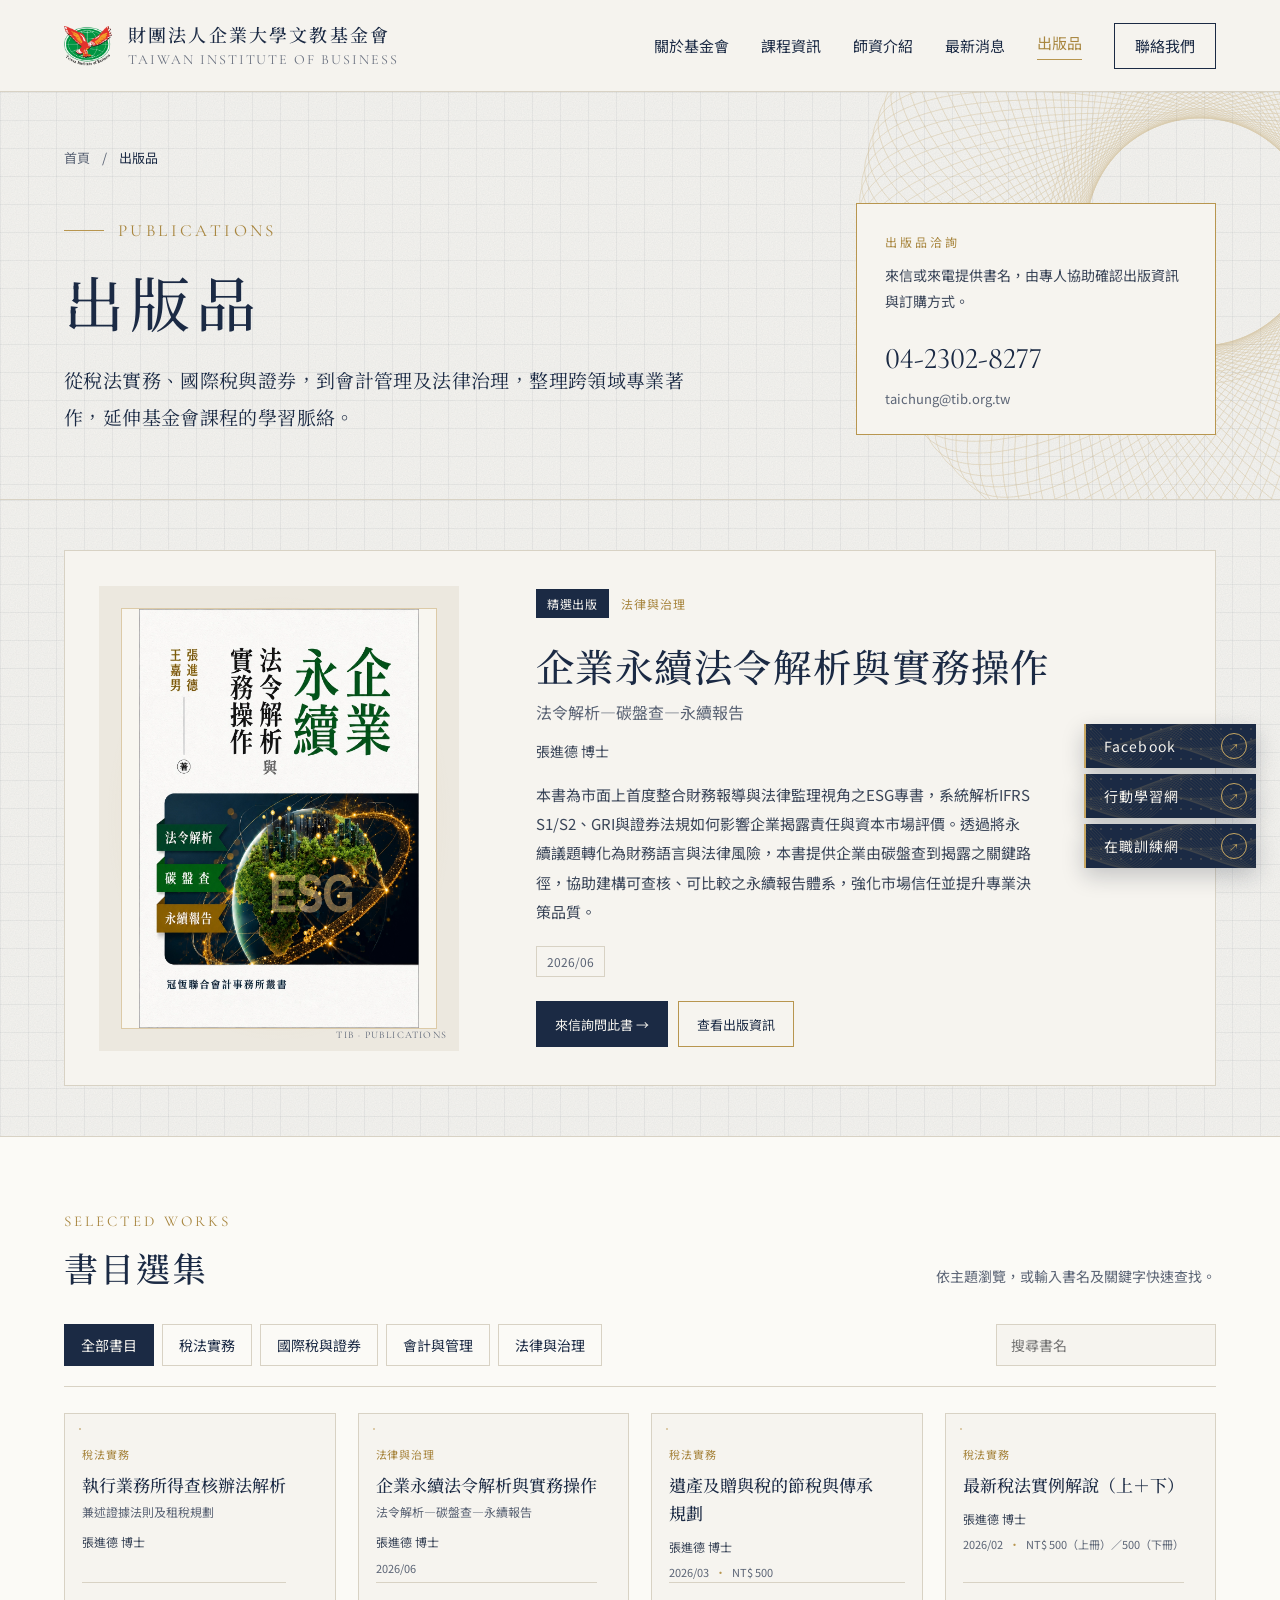
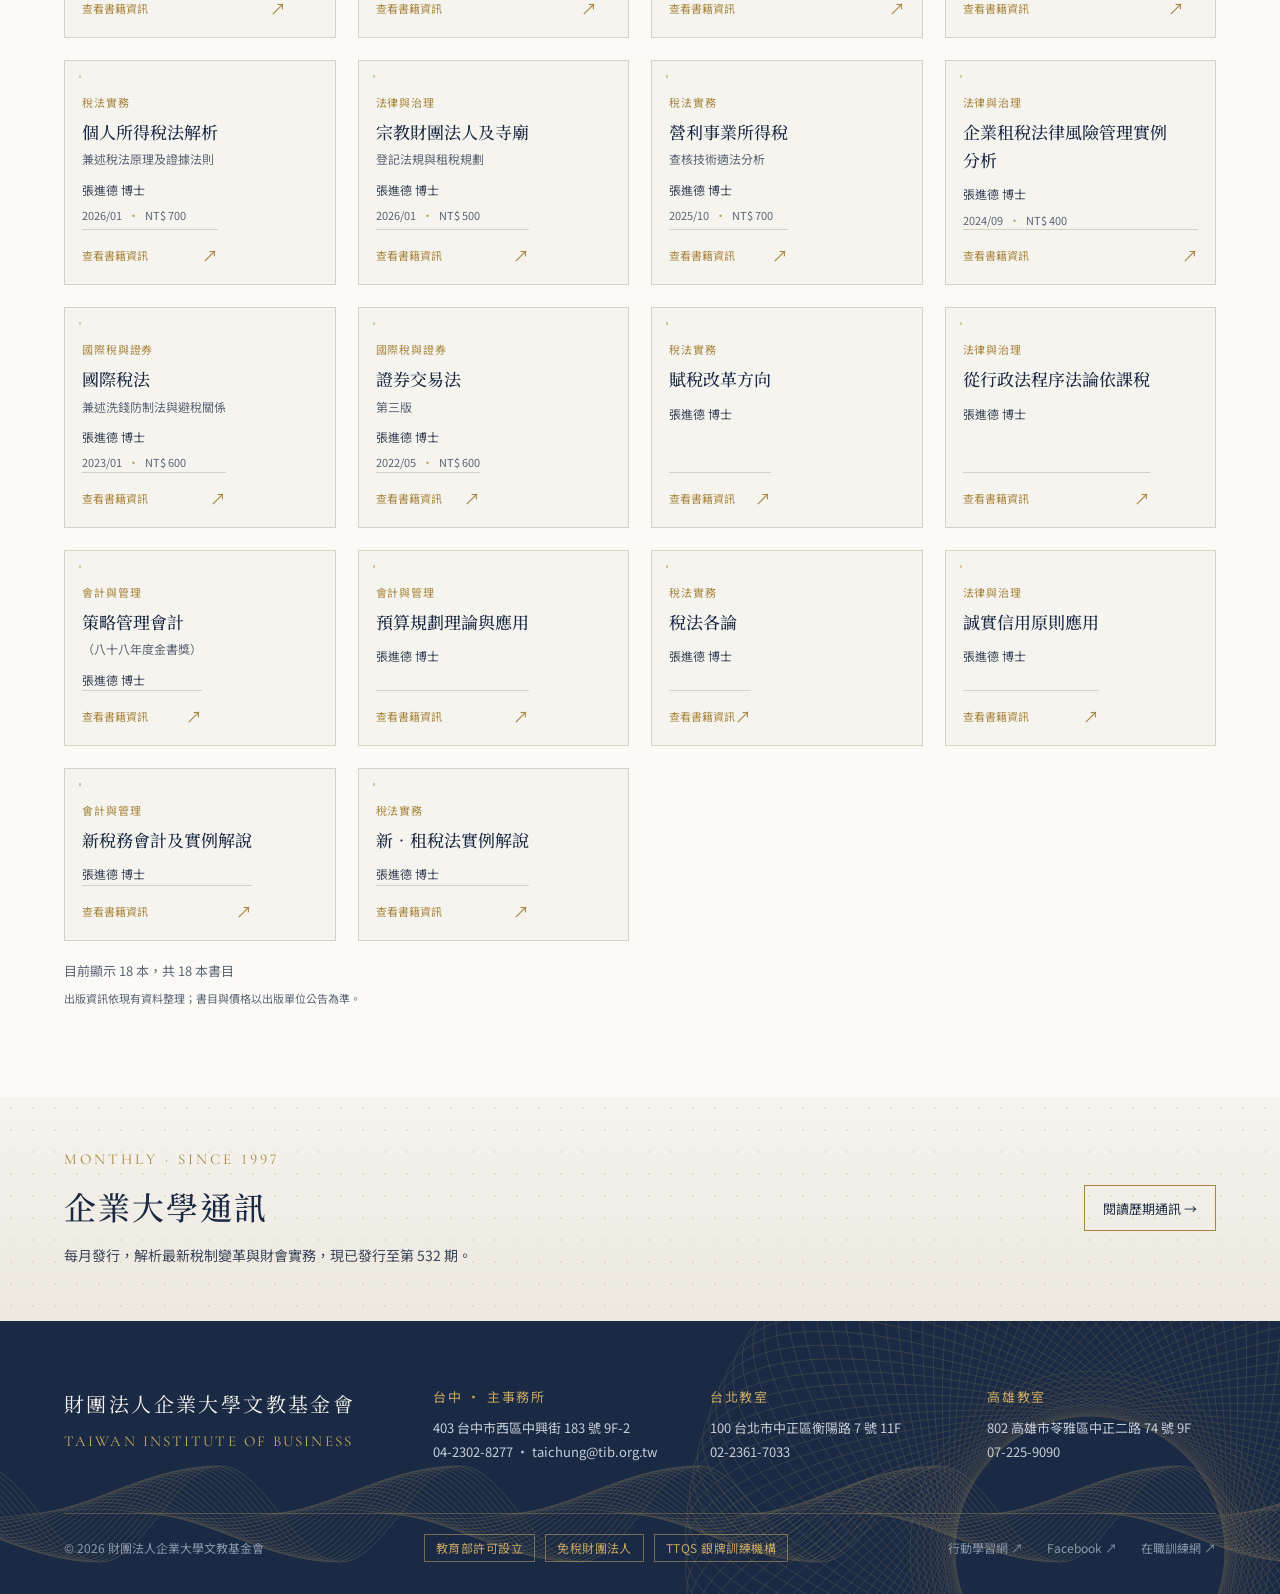
<file: publications.html>
<!DOCTYPE html>
<html lang="zh-Hant-TW">
<head>
<meta charset="utf-8">
<meta name="viewport" content="width=device-width, initial-scale=1">
<link rel="icon" type="image/png" href="assets/tib-logo-icon.png">
<title>出版品｜財團法人企業大學文教基金會 TIB</title>
<meta name="description" content="瀏覽財稅、會計、證券與企業治理出版品，依分類或書名搜尋，查看書目資訊與訂購洽詢方式。">
<meta property="og:title" content="財團法人企業大學文教基金會 TIB">
<meta property="og:description" content="以專業之學，伴企業長青。會計、法律、稅務與管理的跨域培訓。">
<meta property="og:type" content="website">
<link rel="preconnect" href="https://fonts.googleapis.com">
<link rel="preconnect" href="https://fonts.gstatic.com" crossorigin>
<link rel="stylesheet" href="https://fonts.googleapis.com/css2?family=Cormorant+Garamond:wght@400;500&family=Noto+Sans+TC:wght@300;400;500&family=Noto+Serif+TC:wght@400;500;600&display=swap">
<link rel="stylesheet" href="styles.css?v=0.17">
<link rel="stylesheet" href="floating-dock.css?v=0.16">
</head>
<body>

<header class="header"><div class="wrap">
  <a class="brand" href="index.html" aria-label="財團法人企業大學文教基金會 首頁">
    <img class="brand__logo" src="assets/tib-logo.webp" alt="">
    <span><span class="brand__zh" style="display:block">財團法人企業大學文教基金會</span><span class="brand__en" style="display:block">Taiwan Institute of Business</span></span>
  </a>
  <nav class="nav" aria-label="主選單">
    <a href="about.html">關於基金會</a><a href="courses.html">課程資訊</a><a href="teachers.html">師資介紹</a><a href="news.html">最新消息</a><a href="publications.html" aria-current="page">出版品</a>
    <a class="nav__cta" href="#contact">聯絡我們</a>
  </nav>
  <button class="menu-btn" type="button" aria-label="開啟選單" aria-controls="drawer" aria-expanded="false"><span></span><span></span><span></span></button>
</div></header>

<div class="drawer" id="drawer" role="dialog" aria-modal="true" aria-label="選單">
  <div class="drawer__top"><a class="brand" href="index.html" aria-label="財團法人企業大學文教基金會，回到首頁"><img class="brand__logo" src="assets/tib-logo.webp" alt=""><span class="brand__zh">企業大學文教基金會</span></a><button class="drawer__close" type="button" aria-label="關閉選單">×</button></div>
  <nav>
    <a href="about.html">關於基金會<span>ABOUT</span></a><a href="courses.html">課程資訊<span>COURSES</span></a><a href="teachers.html">師資介紹<span>FACULTY</span></a><a href="news.html">最新消息<span>NEWS</span></a><a href="publications.html">出版品<span>PUBLICATIONS</span></a><a href="#contact">聯絡我們<span>CONTACT</span></a>
  </nav>
  <div class="drawer__foot">
    <div class="drawer__lang"><a href="index.html" aria-current="true">繁體中文</a><a href="#demo-dialog" lang="en" data-demo-preview="language">English</a></div>
    <a href="tel:+886423028277" style="display:flex;justify-content:space-between;min-height:48px;align-items:center;color:var(--on-navy)"><span>台中總會 04-2302-8277</span><span style="color:var(--gold-lt)">撥打</span></a>
  </div>
</div>

<main>
<section class="n-hero"><div class="wrap">
  <div>
    <nav class="crumb" aria-label="麵包屑"><a href="index.html">首頁</a><span>/</span><span aria-current="page">出版品</span></nav>
    <div class="kicker kicker--rule">Publications</div>
    <h1>出版品</h1>
    <p class="n-hero__lead">從稅法實務、國際稅與證券，到會計管理及法律治理，整理跨領域專業著作，延伸基金會課程的學習脈絡。</p>
  </div>
  <div class="subscribe"><div class="subscribe__tag">出版品洽詢</div><p class="b-order">來信或來電提供書名，由專人協助確認出版資訊與訂購方式。</p><a href="tel:+886423028277" class="t-tel">04-2302-8277</a><p class="t-hours"><a href="mailto:taichung@tib.org.tw?subject=購書洽詢">taichung@tib.org.tw</a></p></div>
</div></section>

<section class="b-feat"><div class="wrap" id="b-feat"></div></section>

<section class="n-list b-list" aria-label="書目"><div class="wrap">
  <div class="b-list__head"><div><div class="kicker">Selected Works</div><h2 class="h2">書目選集</h2></div><p>依主題瀏覽，或輸入書名及關鍵字快速查找。</p></div>
  <div class="filters">
    <div class="tabs" aria-label="書目分類"></div>
    <div class="filters__r"><label class="sr-only" for="b-q">搜尋書名</label><input id="b-q" class="search" type="search" placeholder="搜尋書名"></div>
  </div>
  <ul class="b-grid" id="b-grid"></ul>
  <div class="n-count" aria-live="polite"></div>
  <p class="b-source-note">出版資訊依現有資料整理；書目與價格以出版單位公告為準。</p>
  <noscript><p class="n-count">請啟用 JavaScript 以瀏覽書目。</p></noscript>
</div></section>

<section class="b-news"><div class="wrap">
  <div><div class="kicker kicker--lt">Monthly · Since 1997</div><h2 class="h2">企業大學通訊</h2><p>每月發行，解析最新稅制變革與財會實務，現已發行至第 532 期。</p></div>
  <div class="b-news__cta"><a class="btn btn--gold" href="news.html?cat=newsletter">閱讀歷期通訊 →</a></div>
</div></section>
</main>

<dialog class="b-dlg" id="b-dlg" aria-labelledby="b-dlg-t"><div class="b-dlg__in"></div></dialog>

<footer class="footer" id="contact"><div class="wrap">
  <div class="footer__grid">
    <div><div class="footer__name">財團法人企業大學文教基金會</div><div class="footer__en">TAIWAN INSTITUTE OF BUSINESS</div></div>
    <address><h4>台中 · 主事務所</h4>403 台中市西區中興街 183 號 9F-2<br><a href="tel:+886423028277">04-2302-8277</a> · <a href="mailto:taichung@tib.org.tw">taichung@tib.org.tw</a></address>
    <address><h4>台北教室</h4>100 台北市中正區衡陽路 7 號 11F<br><a href="tel:+886223617033">02-2361-7033</a></address>
    <address><h4>高雄教室</h4>802 高雄市苓雅區中正二路 74 號 9F<br><a href="tel:+88672259090">07-225-9090</a></address>
  </div>
  <div class="footer__bottom"><span class="footer__copy">© <span id="yr">2026</span> 財團法人企業大學文教基金會</span>
    <ul class="footer__qualifications" aria-label="基金會資格"><li>教育部許可設立</li><li>免稅財團法人</li><li>TTQS 銀牌訓練機構</li></ul>
    <span class="footer__links"><a href="https://www.twstudy.com/teacher/787f6cbf9e29ca300a846b687e1a062e" target="_blank" rel="noopener">行動學習網 ↗</a><a href="https://www.facebook.com/taichung.tib.org.tw" target="_blank" rel="noopener">Facebook ↗</a><a href="https://ojt.wda.gov.tw/" target="_blank" rel="noopener">在職訓練網 ↗</a></span></div>
</div></footer>

<nav class="dock" aria-label="基金會快速入口">
  <ul>
    <li><a href="https://www.facebook.com/taichung.tib.org.tw" target="_blank" rel="noopener" aria-label="Facebook"><b>Facebook</b><span class="dock__icon" aria-hidden="true"><svg viewBox="0 0 24 24" fill="currentColor"><path d="M13.5 22v-8h2.8l.4-3.2h-3.2v-2c0-.9.3-1.4 1.6-1.4h1.7V4.6c-.4-.1-1.4-.2-2.6-.2-2.7 0-4.4 1.6-4.4 4.5v1.9H7v3.2h2.8v8h3.7Z"/></svg></span><i aria-hidden="true"></i></a></li>
    <li><a href="https://www.twstudy.com/teacher/787f6cbf9e29ca300a846b687e1a062e" target="_blank" rel="noopener" aria-label="行動學習網"><b>行動學習網</b><span class="dock__icon" aria-hidden="true"><svg viewBox="0 0 24 24" fill="none" stroke="currentColor" stroke-width="1.7" stroke-linecap="round" stroke-linejoin="round"><path d="M12 6.1C9.3 4.7 6.2 4.5 3 5.3v13.3c3.2-.8 6.3-.6 9 1.1 2.7-1.7 5.8-1.9 9-1.1V5.3c-3.2-.8-6.3-.6-9 .8Z"/><path d="M12 6.2v13.4M6 8.5c1.4-.2 2.6 0 3.7.4m5.3 0c1.1-.4 2.3-.6 3.7-.4"/></svg></span><i aria-hidden="true"></i></a></li>
    <li><a href="https://ojt.wda.gov.tw/" target="_blank" rel="noopener" aria-label="在職訓練網"><b>在職訓練網</b><span class="dock__icon" aria-hidden="true"><svg viewBox="0 0 24 24" fill="none" stroke="currentColor" stroke-width="1.7" stroke-linecap="round" stroke-linejoin="round"><rect x="3" y="7.5" width="18" height="13" rx="1.5"/><path d="M8 7.5V5.8c0-1 .8-1.8 1.8-1.8h4.4c1 0 1.8.8 1.8 1.8v1.7M3 12.5h18m-11 0v2h4v-2"/></svg></span><i aria-hidden="true"></i></a></li>
  </ul>
</nav>
<div class="callbar"><a href="tel:+886423028277">來電洽詢</a><a href="mailto:taichung@tib.org.tw?subject=購書洽詢">購書洽詢</a></div>

<script src="main.js?v=0.16" defer></script>
<script src="demo-ui.js" defer></script>
<script src="books-data.js" defer></script>
<script src="books.js" defer></script>
</body>
</html>
</file>
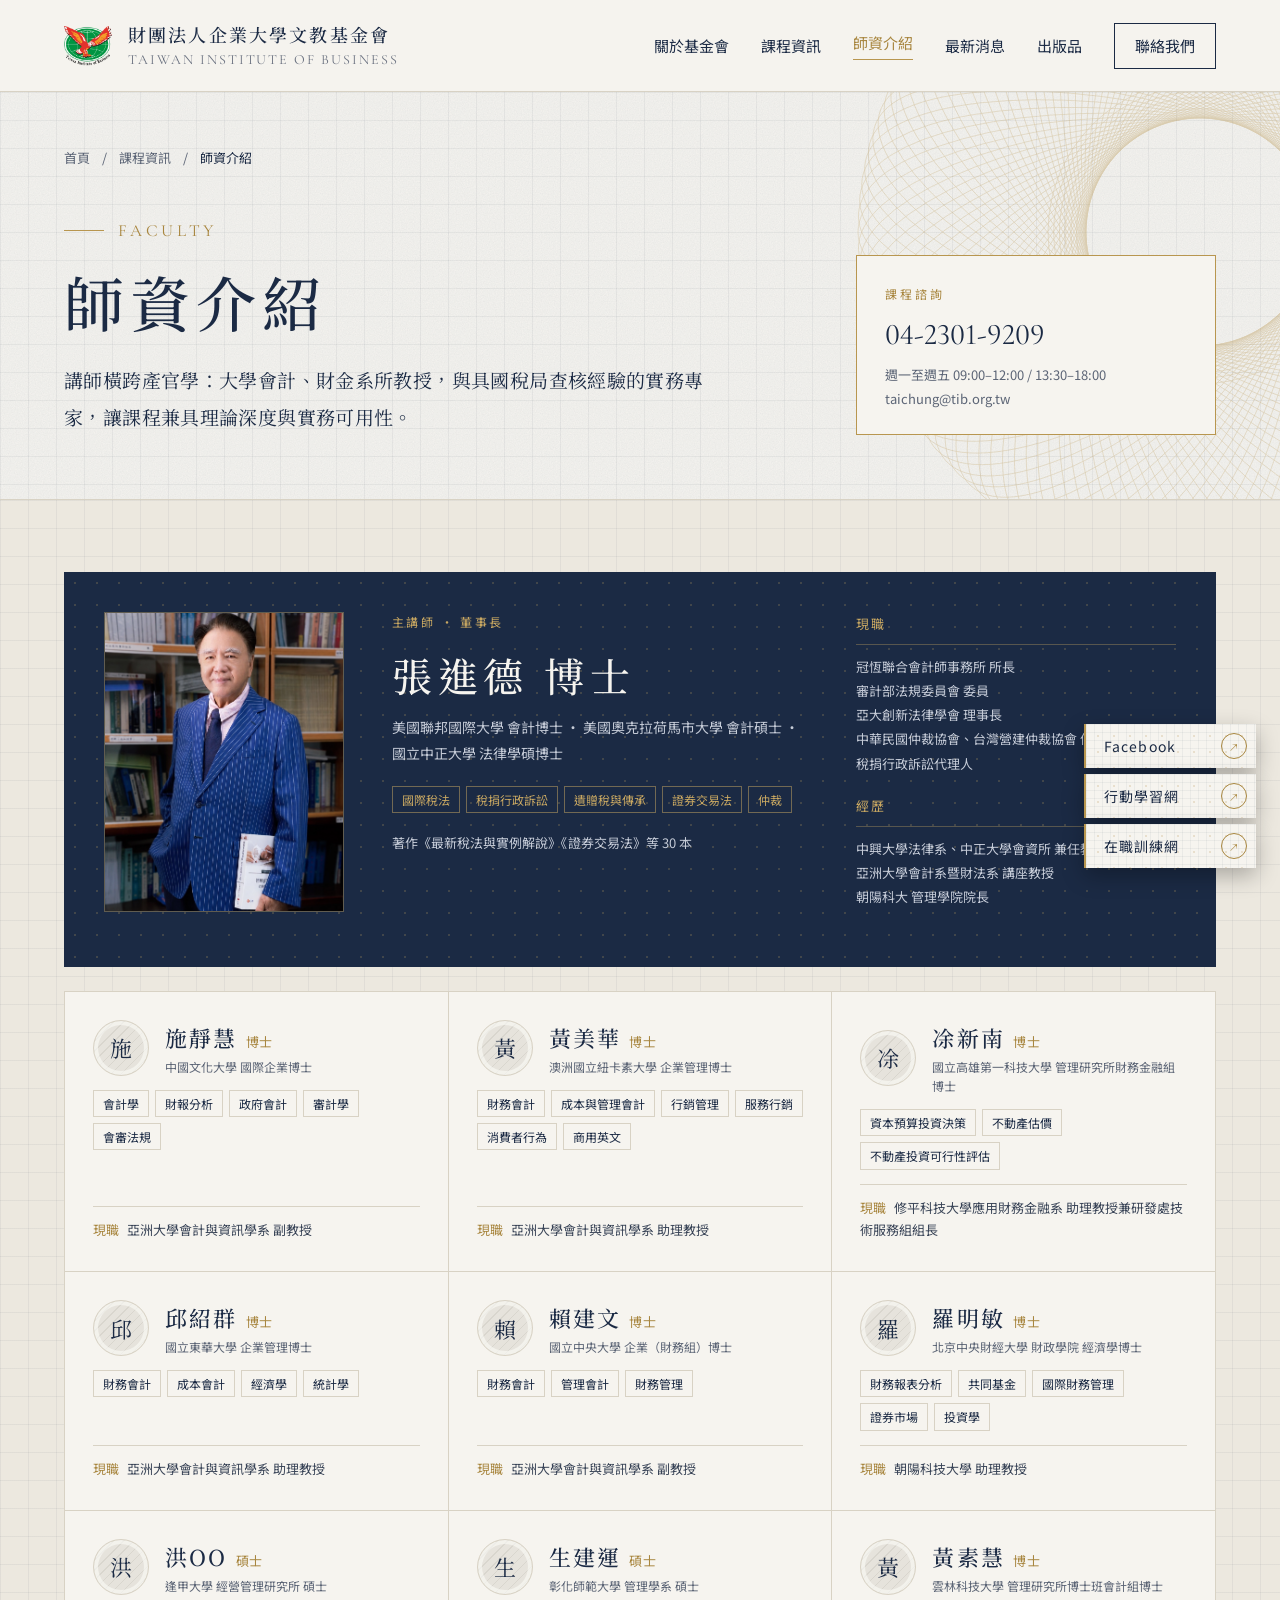
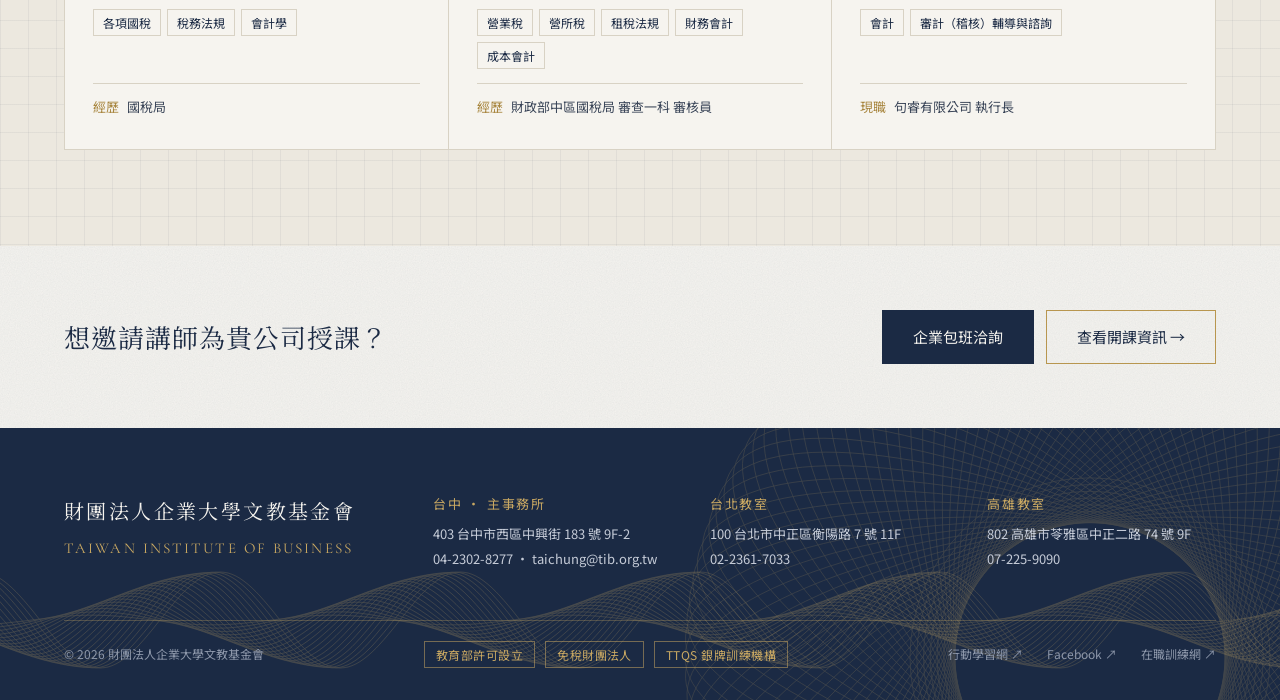
<file: teachers.html>
<!DOCTYPE html>
<html lang="zh-Hant-TW">
<head>
<meta charset="utf-8">
<meta name="viewport" content="width=device-width, initial-scale=1">
<link rel="icon" type="image/png" href="assets/tib-logo-icon.png">
<title>師資介紹｜財團法人企業大學文教基金會 TIB</title>
<meta name="description" content="TIB 企業大學講師群：張進德博士及大學會計、財金系所教授與國稅實務專家。">
<meta property="og:title" content="財團法人企業大學文教基金會 TIB">
<meta property="og:description" content="以專業之學，伴企業長青。會計、法律、稅務與管理的跨域培訓。">
<meta property="og:type" content="website">
<link rel="preconnect" href="https://fonts.googleapis.com">
<link rel="preconnect" href="https://fonts.gstatic.com" crossorigin>
<link rel="stylesheet" href="https://fonts.googleapis.com/css2?family=Cormorant+Garamond:wght@400;500&family=Noto+Sans+TC:wght@300;400;500&family=Noto+Serif+TC:wght@400;500;600&display=swap">
<link rel="stylesheet" href="styles.css?v=0.17">
<link rel="stylesheet" href="floating-dock.css?v=0.16">
</head>
<body>

<header class="header"><div class="wrap">
  <a class="brand" href="index.html" aria-label="財團法人企業大學文教基金會 首頁">
    <img class="brand__logo" src="assets/tib-logo.webp" alt="">
    <span><span class="brand__zh" style="display:block">財團法人企業大學文教基金會</span><span class="brand__en" style="display:block">Taiwan Institute of Business</span></span>
  </a>
  <nav class="nav" aria-label="主選單">
    <a href="about.html">關於基金會</a><a href="courses.html">課程資訊</a><a href="teachers.html" aria-current="page">師資介紹</a><a href="news.html">最新消息</a><a href="publications.html">出版品</a>
    <a class="nav__cta" href="#contact">聯絡我們</a>
  </nav>
  <button class="menu-btn" type="button" aria-label="開啟選單" aria-controls="drawer" aria-expanded="false"><span></span><span></span><span></span></button>
</div></header>

<div class="drawer" id="drawer" role="dialog" aria-modal="true" aria-label="選單">
  <div class="drawer__top"><a class="brand" href="index.html" aria-label="財團法人企業大學文教基金會，回到首頁"><img class="brand__logo" src="assets/tib-logo.webp" alt=""><span class="brand__zh">企業大學文教基金會</span></a><button class="drawer__close" type="button" aria-label="關閉選單">×</button></div>
  <nav>
    <a href="about.html">關於基金會<span>ABOUT</span></a><a href="courses.html">課程資訊<span>COURSES</span></a><a href="teachers.html">師資介紹<span>FACULTY</span></a><a href="news.html">最新消息<span>NEWS</span></a><a href="publications.html">出版品<span>PUBLICATIONS</span></a><a href="#contact">聯絡我們<span>CONTACT</span></a>
  </nav>
  <div class="drawer__foot">
    <div class="drawer__lang"><a href="index.html" aria-current="true">繁體中文</a><a href="#demo-dialog" lang="en" data-demo-preview="language">English</a></div>
    <a href="tel:+886423028277" style="display:flex;justify-content:space-between;min-height:48px;align-items:center;color:var(--on-navy)"><span>台中總會 04-2302-8277</span><span style="color:var(--gold-lt)">撥打</span></a>
  </div>
</div>

<main>
<section class="n-hero"><div class="wrap">
  <div>
    <nav class="crumb" aria-label="麵包屑"><a href="index.html">首頁</a><span>/</span><a href="courses.html">課程資訊</a><span>/</span><span aria-current="page">師資介紹</span></nav>
    <div class="kicker kicker--rule">Faculty</div>
    <h1>師資介紹</h1>
    <p class="n-hero__lead">講師橫跨產官學：大學會計、財金系所教授，與具國稅局查核經驗的實務專家，讓課程兼具理論深度與實務可用性。</p>
  </div>
  <div class="subscribe"><div class="subscribe__tag">課程諮詢</div><a href="tel:+886423019209" class="t-tel">04-2301-9209</a><p class="t-hours">週一至週五 09:00–12:00 / 13:30–18:00<br><a href="mailto:taichung@tib.org.tw">taichung@tib.org.tw</a></p></div>
</div></section>

<section class="faculty"><div class="wrap">
  <article class="chair">
    <figure class="leader-photo chair__ph"><img src="assets/founder-chang.webp" alt="張進德博士於書架前的肖像" loading="lazy" decoding="async"></figure>
    <div>
      <div class="chair__tag">主講師 · 董事長</div>
      <h2>張進德 博士</h2>
      <p class="chair__edu">美國聯邦國際大學 會計博士 · 美國奧克拉荷馬市大學 會計碩士 · 國立中正大學 法律學碩博士</p>
      <ul class="chips2 chips2--gold"><li>國際稅法</li><li>稅捐行政訴訟</li><li>遺贈稅與傳承</li><li>證券交易法</li><li>仲裁</li></ul>
      <p class="chair__books">著作《最新稅法與實例解說》《證券交易法》等 30 本</p>
    </div>
    <dl class="chair__cv">
      <dt>現職</dt><dd>冠恆聯合會計師事務所 所長<br>審計部法規委員會 委員<br>亞大創新法律學會 理事長<br>中華民國仲裁協會、台灣營建仲裁協會 仲裁人<br>稅捐行政訴訟代理人</dd>
      <dt>經歷</dt><dd>中興大學法律系、中正大學會資所 兼任教授<br>亞洲大學會計系暨財法系 講座教授<br>朝陽科大 管理學院院長</dd>
    </dl>
  </article>
  <div class="tch-grid">
    <article class="tch">
      <header class="tch__head"><div class="tch__ph" aria-hidden="true">施</div><div><h3>施靜慧 <small>博士</small></h3><p>中國文化大學 國際企業博士</p></div></header>
      <ul class="chips2"><li>會計學</li><li>財報分析</li><li>政府會計</li><li>審計學</li><li>會審法規</li></ul>
      <p class="tch__now"><b>現職</b>亞洲大學會計與資訊學系 副教授</p>
    </article>
    <article class="tch">
      <header class="tch__head"><div class="tch__ph" aria-hidden="true">黃</div><div><h3>黃美華 <small>博士</small></h3><p>澳洲國立紐卡素大學 企業管理博士</p></div></header>
      <ul class="chips2"><li>財務會計</li><li>成本與管理會計</li><li>行銷管理</li><li>服務行銷</li><li>消費者行為</li><li>商用英文</li></ul>
      <p class="tch__now"><b>現職</b>亞洲大學會計與資訊學系 助理教授</p>
    </article>
    <article class="tch">
      <header class="tch__head"><div class="tch__ph" aria-hidden="true">凃</div><div><h3>凃新南 <small>博士</small></h3><p>國立高雄第一科技大學 管理研究所財務金融組博士</p></div></header>
      <ul class="chips2"><li>資本預算投資決策</li><li>不動產估價</li><li>不動產投資可行性評估</li></ul>
      <p class="tch__now"><b>現職</b>修平科技大學應用財務金融系 助理教授兼研發處技術服務組組長</p>
    </article>
    <article class="tch">
      <header class="tch__head"><div class="tch__ph" aria-hidden="true">邱</div><div><h3>邱紹群 <small>博士</small></h3><p>國立東華大學 企業管理博士</p></div></header>
      <ul class="chips2"><li>財務會計</li><li>成本會計</li><li>經濟學</li><li>統計學</li></ul>
      <p class="tch__now"><b>現職</b>亞洲大學會計與資訊學系 助理教授</p>
    </article>
    <article class="tch">
      <header class="tch__head"><div class="tch__ph" aria-hidden="true">賴</div><div><h3>賴建文 <small>博士</small></h3><p>國立中央大學 企業（財務組）博士</p></div></header>
      <ul class="chips2"><li>財務會計</li><li>管理會計</li><li>財務管理</li></ul>
      <p class="tch__now"><b>現職</b>亞洲大學會計與資訊學系 副教授</p>
    </article>
    <article class="tch">
      <header class="tch__head"><div class="tch__ph" aria-hidden="true">羅</div><div><h3>羅明敏 <small>博士</small></h3><p>北京中央財經大學 財政學院 經濟學博士</p></div></header>
      <ul class="chips2"><li>財務報表分析</li><li>共同基金</li><li>國際財務管理</li><li>證券市場</li><li>投資學</li></ul>
      <p class="tch__now"><b>現職</b>朝陽科技大學 助理教授</p>
    </article>
    <article class="tch">
      <header class="tch__head"><div class="tch__ph" aria-hidden="true">洪</div><div><h3>洪OO <small>碩士</small></h3><p>逢甲大學 經營管理研究所 碩士</p></div></header>
      <ul class="chips2"><li>各項國稅</li><li>稅務法規</li><li>會計學</li></ul>
      <p class="tch__now"><b>經歷</b>國稅局</p>
    </article>
    <article class="tch">
      <header class="tch__head"><div class="tch__ph" aria-hidden="true">生</div><div><h3>生建運 <small>碩士</small></h3><p>彰化師範大學 管理學系 碩士</p></div></header>
      <ul class="chips2"><li>營業稅</li><li>營所稅</li><li>租稅法規</li><li>財務會計</li><li>成本會計</li></ul>
      <p class="tch__now"><b>經歷</b>財政部中區國稅局 審查一科 審核員</p>
    </article>
    <article class="tch">
      <header class="tch__head"><div class="tch__ph" aria-hidden="true">黃</div><div><h3>黃素慧 <small>博士</small></h3><p>雲林科技大學 管理研究所博士班會計組博士</p></div></header>
      <ul class="chips2"><li>會計</li><li>審計（稽核）輔導與諮詢</li></ul>
      <p class="tch__now"><b>現職</b>句睿有限公司 執行長</p>
    </article>
  </div>
</div></section>

<section class="t-cta"><div class="wrap">
  <p>想邀請講師為貴公司授課？</p>
  <div><a class="btn btn--solid" href="mailto:taichung@tib.org.tw?subject=企業包班洽詢">企業包班洽詢</a><a class="btn btn--line" href="courses.html">查看開課資訊 →</a></div>
</div></section>
</main>

<footer class="footer" id="contact"><div class="wrap">
  <div class="footer__grid">
    <div><div class="footer__name">財團法人企業大學文教基金會</div><div class="footer__en">TAIWAN INSTITUTE OF BUSINESS</div></div>
    <address><h4>台中 · 主事務所</h4>403 台中市西區中興街 183 號 9F-2<br><a href="tel:+886423028277">04-2302-8277</a> · <a href="mailto:taichung@tib.org.tw">taichung@tib.org.tw</a></address>
    <address><h4>台北教室</h4>100 台北市中正區衡陽路 7 號 11F<br><a href="tel:+886223617033">02-2361-7033</a></address>
    <address><h4>高雄教室</h4>802 高雄市苓雅區中正二路 74 號 9F<br><a href="tel:+88672259090">07-225-9090</a></address>
  </div>
  <div class="footer__bottom"><span class="footer__copy">© <span id="yr">2026</span> 財團法人企業大學文教基金會</span>
    <ul class="footer__qualifications" aria-label="基金會資格"><li>教育部許可設立</li><li>免稅財團法人</li><li>TTQS 銀牌訓練機構</li></ul>
    <span class="footer__links"><a href="https://www.twstudy.com/teacher/787f6cbf9e29ca300a846b687e1a062e" target="_blank" rel="noopener">行動學習網 ↗</a><a href="https://www.facebook.com/taichung.tib.org.tw" target="_blank" rel="noopener">Facebook ↗</a><a href="https://ojt.wda.gov.tw/" target="_blank" rel="noopener">在職訓練網 ↗</a></span></div>
</div></footer>

<nav class="dock" aria-label="基金會快速入口">
  <ul>
    <li><a href="https://www.facebook.com/taichung.tib.org.tw" target="_blank" rel="noopener" aria-label="Facebook"><b>Facebook</b><span class="dock__icon" aria-hidden="true"><svg viewBox="0 0 24 24" fill="currentColor"><path d="M13.5 22v-8h2.8l.4-3.2h-3.2v-2c0-.9.3-1.4 1.6-1.4h1.7V4.6c-.4-.1-1.4-.2-2.6-.2-2.7 0-4.4 1.6-4.4 4.5v1.9H7v3.2h2.8v8h3.7Z"/></svg></span><i aria-hidden="true"></i></a></li>
    <li><a href="https://www.twstudy.com/teacher/787f6cbf9e29ca300a846b687e1a062e" target="_blank" rel="noopener" aria-label="行動學習網"><b>行動學習網</b><span class="dock__icon" aria-hidden="true"><svg viewBox="0 0 24 24" fill="none" stroke="currentColor" stroke-width="1.7" stroke-linecap="round" stroke-linejoin="round"><path d="M12 6.1C9.3 4.7 6.2 4.5 3 5.3v13.3c3.2-.8 6.3-.6 9 1.1 2.7-1.7 5.8-1.9 9-1.1V5.3c-3.2-.8-6.3-.6-9 .8Z"/><path d="M12 6.2v13.4M6 8.5c1.4-.2 2.6 0 3.7.4m5.3 0c1.1-.4 2.3-.6 3.7-.4"/></svg></span><i aria-hidden="true"></i></a></li>
    <li><a href="https://ojt.wda.gov.tw/" target="_blank" rel="noopener" aria-label="在職訓練網"><b>在職訓練網</b><span class="dock__icon" aria-hidden="true"><svg viewBox="0 0 24 24" fill="none" stroke="currentColor" stroke-width="1.7" stroke-linecap="round" stroke-linejoin="round"><rect x="3" y="7.5" width="18" height="13" rx="1.5"/><path d="M8 7.5V5.8c0-1 .8-1.8 1.8-1.8h4.4c1 0 1.8.8 1.8 1.8v1.7M3 12.5h18m-11 0v2h4v-2"/></svg></span><i aria-hidden="true"></i></a></li>
  </ul>
</nav>
<div class="callbar"><a href="tel:+886423028277">來電洽詢</a><a href="mailto:taichung@tib.org.tw?subject=企業培訓洽詢">企業培訓洽詢</a></div>

<script src="main.js?v=0.16" defer></script>
<script src="demo-ui.js" defer></script>
</body>
</html>
</file>
<file: styles.css>
/* TIB 企業大學文教基金會 — 首頁樣式（6a 帳簿格線 + 雕紋點綴） */
:root{
  --navy:#1b2a44; --navy-2:#2a3d5e; --ivory:#f6f4ef; --paper:#ece8df; --paper-hi:#fbfaf6;
  --gold:#b8964f; --gold-ink:#a8863f; --gold-lt:#c9a862;
  --ink-2:#3a4558; --muted:#5b6475; --rule:#d8d2c4; --on-navy:#c6ccd8; --on-navy-2:#b8c0cf;
  --serif:'Noto Serif TC',serif; --sans:'Noto Sans TC',sans-serif; --latin:'Cormorant Garamond',serif;
  --pad:64px; --max:1280px;
  --tex-grain:url("data:image/svg+xml,%3Csvg%20xmlns%3D%22http%3A%2F%2Fwww.w3.org%2F2000%2Fsvg%22%20width%3D%22220%22%20height%3D%22220%22%3E%3Cfilter%20id%3D%22n%22%3E%3CfeTurbulence%20type%3D%22fractalNoise%22%20baseFrequency%3D%22.85%22%20numOctaves%3D%222%22%20stitchTiles%3D%22stitch%22%2F%3E%3CfeColorMatrix%20values%3D%220%200%200%200%20.1%20%200%200%200%200%20.15%20%200%200%200%200%20.25%20%200%200%200%20.55%200%22%2F%3E%3C%2Ffilter%3E%3Crect%20width%3D%22100%25%22%20height%3D%22100%25%22%20filter%3D%22url(%23n)%22%20opacity%3D%22.18%22%2F%3E%3C%2Fsvg%3E");
  --tex-rosette:url("data:image/svg+xml,%3Csvg%20xmlns%3D%22http%3A%2F%2Fwww.w3.org%2F2000%2Fsvg%22%20width%3D%22800%22%20height%3D%22800%22%20fill%3D%22none%22%20stroke%3D%22%23b8964f%22%20stroke-width%3D%22.6%22%20opacity%3D%22.38%22%3E%3Cellipse%20cx%3D%22400%22%20cy%3D%22400%22%20rx%3D%22360%22%20ry%3D%22120%22%20transform%3D%22rotate(0.0%20400%20400)%22%2F%3E%3Cellipse%20cx%3D%22400%22%20cy%3D%22400%22%20rx%3D%22360%22%20ry%3D%22120%22%20transform%3D%22rotate(3.0%20400%20400)%22%2F%3E%3Cellipse%20cx%3D%22400%22%20cy%3D%22400%22%20rx%3D%22360%22%20ry%3D%22120%22%20transform%3D%22rotate(6.0%20400%20400)%22%2F%3E%3Cellipse%20cx%3D%22400%22%20cy%3D%22400%22%20rx%3D%22360%22%20ry%3D%22120%22%20transform%3D%22rotate(9.0%20400%20400)%22%2F%3E%3Cellipse%20cx%3D%22400%22%20cy%3D%22400%22%20rx%3D%22360%22%20ry%3D%22120%22%20transform%3D%22rotate(12.0%20400%20400)%22%2F%3E%3Cellipse%20cx%3D%22400%22%20cy%3D%22400%22%20rx%3D%22360%22%20ry%3D%22120%22%20transform%3D%22rotate(15.0%20400%20400)%22%2F%3E%3Cellipse%20cx%3D%22400%22%20cy%3D%22400%22%20rx%3D%22360%22%20ry%3D%22120%22%20transform%3D%22rotate(18.0%20400%20400)%22%2F%3E%3Cellipse%20cx%3D%22400%22%20cy%3D%22400%22%20rx%3D%22360%22%20ry%3D%22120%22%20transform%3D%22rotate(21.0%20400%20400)%22%2F%3E%3Cellipse%20cx%3D%22400%22%20cy%3D%22400%22%20rx%3D%22360%22%20ry%3D%22120%22%20transform%3D%22rotate(24.0%20400%20400)%22%2F%3E%3Cellipse%20cx%3D%22400%22%20cy%3D%22400%22%20rx%3D%22360%22%20ry%3D%22120%22%20transform%3D%22rotate(27.0%20400%20400)%22%2F%3E%3Cellipse%20cx%3D%22400%22%20cy%3D%22400%22%20rx%3D%22360%22%20ry%3D%22120%22%20transform%3D%22rotate(30.0%20400%20400)%22%2F%3E%3Cellipse%20cx%3D%22400%22%20cy%3D%22400%22%20rx%3D%22360%22%20ry%3D%22120%22%20transform%3D%22rotate(33.0%20400%20400)%22%2F%3E%3Cellipse%20cx%3D%22400%22%20cy%3D%22400%22%20rx%3D%22360%22%20ry%3D%22120%22%20transform%3D%22rotate(36.0%20400%20400)%22%2F%3E%3Cellipse%20cx%3D%22400%22%20cy%3D%22400%22%20rx%3D%22360%22%20ry%3D%22120%22%20transform%3D%22rotate(39.0%20400%20400)%22%2F%3E%3Cellipse%20cx%3D%22400%22%20cy%3D%22400%22%20rx%3D%22360%22%20ry%3D%22120%22%20transform%3D%22rotate(42.0%20400%20400)%22%2F%3E%3Cellipse%20cx%3D%22400%22%20cy%3D%22400%22%20rx%3D%22360%22%20ry%3D%22120%22%20transform%3D%22rotate(45.0%20400%20400)%22%2F%3E%3Cellipse%20cx%3D%22400%22%20cy%3D%22400%22%20rx%3D%22360%22%20ry%3D%22120%22%20transform%3D%22rotate(48.0%20400%20400)%22%2F%3E%3Cellipse%20cx%3D%22400%22%20cy%3D%22400%22%20rx%3D%22360%22%20ry%3D%22120%22%20transform%3D%22rotate(51.0%20400%20400)%22%2F%3E%3Cellipse%20cx%3D%22400%22%20cy%3D%22400%22%20rx%3D%22360%22%20ry%3D%22120%22%20transform%3D%22rotate(54.0%20400%20400)%22%2F%3E%3Cellipse%20cx%3D%22400%22%20cy%3D%22400%22%20rx%3D%22360%22%20ry%3D%22120%22%20transform%3D%22rotate(57.0%20400%20400)%22%2F%3E%3Cellipse%20cx%3D%22400%22%20cy%3D%22400%22%20rx%3D%22360%22%20ry%3D%22120%22%20transform%3D%22rotate(60.0%20400%20400)%22%2F%3E%3Cellipse%20cx%3D%22400%22%20cy%3D%22400%22%20rx%3D%22360%22%20ry%3D%22120%22%20transform%3D%22rotate(63.0%20400%20400)%22%2F%3E%3Cellipse%20cx%3D%22400%22%20cy%3D%22400%22%20rx%3D%22360%22%20ry%3D%22120%22%20transform%3D%22rotate(66.0%20400%20400)%22%2F%3E%3Cellipse%20cx%3D%22400%22%20cy%3D%22400%22%20rx%3D%22360%22%20ry%3D%22120%22%20transform%3D%22rotate(69.0%20400%20400)%22%2F%3E%3Cellipse%20cx%3D%22400%22%20cy%3D%22400%22%20rx%3D%22360%22%20ry%3D%22120%22%20transform%3D%22rotate(72.0%20400%20400)%22%2F%3E%3Cellipse%20cx%3D%22400%22%20cy%3D%22400%22%20rx%3D%22360%22%20ry%3D%22120%22%20transform%3D%22rotate(75.0%20400%20400)%22%2F%3E%3Cellipse%20cx%3D%22400%22%20cy%3D%22400%22%20rx%3D%22360%22%20ry%3D%22120%22%20transform%3D%22rotate(78.0%20400%20400)%22%2F%3E%3Cellipse%20cx%3D%22400%22%20cy%3D%22400%22%20rx%3D%22360%22%20ry%3D%22120%22%20transform%3D%22rotate(81.0%20400%20400)%22%2F%3E%3Cellipse%20cx%3D%22400%22%20cy%3D%22400%22%20rx%3D%22360%22%20ry%3D%22120%22%20transform%3D%22rotate(84.0%20400%20400)%22%2F%3E%3Cellipse%20cx%3D%22400%22%20cy%3D%22400%22%20rx%3D%22360%22%20ry%3D%22120%22%20transform%3D%22rotate(87.0%20400%20400)%22%2F%3E%3Cellipse%20cx%3D%22400%22%20cy%3D%22400%22%20rx%3D%22360%22%20ry%3D%22120%22%20transform%3D%22rotate(90.0%20400%20400)%22%2F%3E%3Cellipse%20cx%3D%22400%22%20cy%3D%22400%22%20rx%3D%22360%22%20ry%3D%22120%22%20transform%3D%22rotate(93.0%20400%20400)%22%2F%3E%3Cellipse%20cx%3D%22400%22%20cy%3D%22400%22%20rx%3D%22360%22%20ry%3D%22120%22%20transform%3D%22rotate(96.0%20400%20400)%22%2F%3E%3Cellipse%20cx%3D%22400%22%20cy%3D%22400%22%20rx%3D%22360%22%20ry%3D%22120%22%20transform%3D%22rotate(99.0%20400%20400)%22%2F%3E%3Cellipse%20cx%3D%22400%22%20cy%3D%22400%22%20rx%3D%22360%22%20ry%3D%22120%22%20transform%3D%22rotate(102.0%20400%20400)%22%2F%3E%3Cellipse%20cx%3D%22400%22%20cy%3D%22400%22%20rx%3D%22360%22%20ry%3D%22120%22%20transform%3D%22rotate(105.0%20400%20400)%22%2F%3E%3Cellipse%20cx%3D%22400%22%20cy%3D%22400%22%20rx%3D%22360%22%20ry%3D%22120%22%20transform%3D%22rotate(108.0%20400%20400)%22%2F%3E%3Cellipse%20cx%3D%22400%22%20cy%3D%22400%22%20rx%3D%22360%22%20ry%3D%22120%22%20transform%3D%22rotate(111.0%20400%20400)%22%2F%3E%3Cellipse%20cx%3D%22400%22%20cy%3D%22400%22%20rx%3D%22360%22%20ry%3D%22120%22%20transform%3D%22rotate(114.0%20400%20400)%22%2F%3E%3Cellipse%20cx%3D%22400%22%20cy%3D%22400%22%20rx%3D%22360%22%20ry%3D%22120%22%20transform%3D%22rotate(117.0%20400%20400)%22%2F%3E%3Cellipse%20cx%3D%22400%22%20cy%3D%22400%22%20rx%3D%22360%22%20ry%3D%22120%22%20transform%3D%22rotate(120.0%20400%20400)%22%2F%3E%3Cellipse%20cx%3D%22400%22%20cy%3D%22400%22%20rx%3D%22360%22%20ry%3D%22120%22%20transform%3D%22rotate(123.0%20400%20400)%22%2F%3E%3Cellipse%20cx%3D%22400%22%20cy%3D%22400%22%20rx%3D%22360%22%20ry%3D%22120%22%20transform%3D%22rotate(126.0%20400%20400)%22%2F%3E%3Cellipse%20cx%3D%22400%22%20cy%3D%22400%22%20rx%3D%22360%22%20ry%3D%22120%22%20transform%3D%22rotate(129.0%20400%20400)%22%2F%3E%3Cellipse%20cx%3D%22400%22%20cy%3D%22400%22%20rx%3D%22360%22%20ry%3D%22120%22%20transform%3D%22rotate(132.0%20400%20400)%22%2F%3E%3Cellipse%20cx%3D%22400%22%20cy%3D%22400%22%20rx%3D%22360%22%20ry%3D%22120%22%20transform%3D%22rotate(135.0%20400%20400)%22%2F%3E%3Cellipse%20cx%3D%22400%22%20cy%3D%22400%22%20rx%3D%22360%22%20ry%3D%22120%22%20transform%3D%22rotate(138.0%20400%20400)%22%2F%3E%3Cellipse%20cx%3D%22400%22%20cy%3D%22400%22%20rx%3D%22360%22%20ry%3D%22120%22%20transform%3D%22rotate(141.0%20400%20400)%22%2F%3E%3Cellipse%20cx%3D%22400%22%20cy%3D%22400%22%20rx%3D%22360%22%20ry%3D%22120%22%20transform%3D%22rotate(144.0%20400%20400)%22%2F%3E%3Cellipse%20cx%3D%22400%22%20cy%3D%22400%22%20rx%3D%22360%22%20ry%3D%22120%22%20transform%3D%22rotate(147.0%20400%20400)%22%2F%3E%3Cellipse%20cx%3D%22400%22%20cy%3D%22400%22%20rx%3D%22360%22%20ry%3D%22120%22%20transform%3D%22rotate(150.0%20400%20400)%22%2F%3E%3Cellipse%20cx%3D%22400%22%20cy%3D%22400%22%20rx%3D%22360%22%20ry%3D%22120%22%20transform%3D%22rotate(153.0%20400%20400)%22%2F%3E%3Cellipse%20cx%3D%22400%22%20cy%3D%22400%22%20rx%3D%22360%22%20ry%3D%22120%22%20transform%3D%22rotate(156.0%20400%20400)%22%2F%3E%3Cellipse%20cx%3D%22400%22%20cy%3D%22400%22%20rx%3D%22360%22%20ry%3D%22120%22%20transform%3D%22rotate(159.0%20400%20400)%22%2F%3E%3Cellipse%20cx%3D%22400%22%20cy%3D%22400%22%20rx%3D%22360%22%20ry%3D%22120%22%20transform%3D%22rotate(162.0%20400%20400)%22%2F%3E%3Cellipse%20cx%3D%22400%22%20cy%3D%22400%22%20rx%3D%22360%22%20ry%3D%22120%22%20transform%3D%22rotate(165.0%20400%20400)%22%2F%3E%3Cellipse%20cx%3D%22400%22%20cy%3D%22400%22%20rx%3D%22360%22%20ry%3D%22120%22%20transform%3D%22rotate(168.0%20400%20400)%22%2F%3E%3Cellipse%20cx%3D%22400%22%20cy%3D%22400%22%20rx%3D%22360%22%20ry%3D%22120%22%20transform%3D%22rotate(171.0%20400%20400)%22%2F%3E%3Cellipse%20cx%3D%22400%22%20cy%3D%22400%22%20rx%3D%22360%22%20ry%3D%22120%22%20transform%3D%22rotate(174.0%20400%20400)%22%2F%3E%3Cellipse%20cx%3D%22400%22%20cy%3D%22400%22%20rx%3D%22360%22%20ry%3D%22120%22%20transform%3D%22rotate(177.0%20400%20400)%22%2F%3E%3Ccircle%20cx%3D%22400%22%20cy%3D%22400%22%20r%3D%22130%22%2F%3E%3Ccircle%20cx%3D%22400%22%20cy%3D%22400%22%20r%3D%22136%22%2F%3E%3Ccircle%20cx%3D%22400%22%20cy%3D%22400%22%20r%3D%22142%22%2F%3E%3Ccircle%20cx%3D%22400%22%20cy%3D%22400%22%20r%3D%22148%22%2F%3E%3Ccircle%20cx%3D%22400%22%20cy%3D%22400%22%20r%3D%22154%22%2F%3E%3Ccircle%20cx%3D%22400%22%20cy%3D%22400%22%20r%3D%22160%22%2F%3E%3C%2Fsvg%3E");
  --tex-rosette-lt:url("data:image/svg+xml,%3Csvg%20xmlns%3D%22http%3A%2F%2Fwww.w3.org%2F2000%2Fsvg%22%20width%3D%22800%22%20height%3D%22800%22%20fill%3D%22none%22%20stroke%3D%22%23c9a862%22%20stroke-width%3D%22.6%22%20opacity%3D%22.22%22%3E%3Cellipse%20cx%3D%22400%22%20cy%3D%22400%22%20rx%3D%22360%22%20ry%3D%22120%22%20transform%3D%22rotate(0.0%20400%20400)%22%2F%3E%3Cellipse%20cx%3D%22400%22%20cy%3D%22400%22%20rx%3D%22360%22%20ry%3D%22120%22%20transform%3D%22rotate(3.0%20400%20400)%22%2F%3E%3Cellipse%20cx%3D%22400%22%20cy%3D%22400%22%20rx%3D%22360%22%20ry%3D%22120%22%20transform%3D%22rotate(6.0%20400%20400)%22%2F%3E%3Cellipse%20cx%3D%22400%22%20cy%3D%22400%22%20rx%3D%22360%22%20ry%3D%22120%22%20transform%3D%22rotate(9.0%20400%20400)%22%2F%3E%3Cellipse%20cx%3D%22400%22%20cy%3D%22400%22%20rx%3D%22360%22%20ry%3D%22120%22%20transform%3D%22rotate(12.0%20400%20400)%22%2F%3E%3Cellipse%20cx%3D%22400%22%20cy%3D%22400%22%20rx%3D%22360%22%20ry%3D%22120%22%20transform%3D%22rotate(15.0%20400%20400)%22%2F%3E%3Cellipse%20cx%3D%22400%22%20cy%3D%22400%22%20rx%3D%22360%22%20ry%3D%22120%22%20transform%3D%22rotate(18.0%20400%20400)%22%2F%3E%3Cellipse%20cx%3D%22400%22%20cy%3D%22400%22%20rx%3D%22360%22%20ry%3D%22120%22%20transform%3D%22rotate(21.0%20400%20400)%22%2F%3E%3Cellipse%20cx%3D%22400%22%20cy%3D%22400%22%20rx%3D%22360%22%20ry%3D%22120%22%20transform%3D%22rotate(24.0%20400%20400)%22%2F%3E%3Cellipse%20cx%3D%22400%22%20cy%3D%22400%22%20rx%3D%22360%22%20ry%3D%22120%22%20transform%3D%22rotate(27.0%20400%20400)%22%2F%3E%3Cellipse%20cx%3D%22400%22%20cy%3D%22400%22%20rx%3D%22360%22%20ry%3D%22120%22%20transform%3D%22rotate(30.0%20400%20400)%22%2F%3E%3Cellipse%20cx%3D%22400%22%20cy%3D%22400%22%20rx%3D%22360%22%20ry%3D%22120%22%20transform%3D%22rotate(33.0%20400%20400)%22%2F%3E%3Cellipse%20cx%3D%22400%22%20cy%3D%22400%22%20rx%3D%22360%22%20ry%3D%22120%22%20transform%3D%22rotate(36.0%20400%20400)%22%2F%3E%3Cellipse%20cx%3D%22400%22%20cy%3D%22400%22%20rx%3D%22360%22%20ry%3D%22120%22%20transform%3D%22rotate(39.0%20400%20400)%22%2F%3E%3Cellipse%20cx%3D%22400%22%20cy%3D%22400%22%20rx%3D%22360%22%20ry%3D%22120%22%20transform%3D%22rotate(42.0%20400%20400)%22%2F%3E%3Cellipse%20cx%3D%22400%22%20cy%3D%22400%22%20rx%3D%22360%22%20ry%3D%22120%22%20transform%3D%22rotate(45.0%20400%20400)%22%2F%3E%3Cellipse%20cx%3D%22400%22%20cy%3D%22400%22%20rx%3D%22360%22%20ry%3D%22120%22%20transform%3D%22rotate(48.0%20400%20400)%22%2F%3E%3Cellipse%20cx%3D%22400%22%20cy%3D%22400%22%20rx%3D%22360%22%20ry%3D%22120%22%20transform%3D%22rotate(51.0%20400%20400)%22%2F%3E%3Cellipse%20cx%3D%22400%22%20cy%3D%22400%22%20rx%3D%22360%22%20ry%3D%22120%22%20transform%3D%22rotate(54.0%20400%20400)%22%2F%3E%3Cellipse%20cx%3D%22400%22%20cy%3D%22400%22%20rx%3D%22360%22%20ry%3D%22120%22%20transform%3D%22rotate(57.0%20400%20400)%22%2F%3E%3Cellipse%20cx%3D%22400%22%20cy%3D%22400%22%20rx%3D%22360%22%20ry%3D%22120%22%20transform%3D%22rotate(60.0%20400%20400)%22%2F%3E%3Cellipse%20cx%3D%22400%22%20cy%3D%22400%22%20rx%3D%22360%22%20ry%3D%22120%22%20transform%3D%22rotate(63.0%20400%20400)%22%2F%3E%3Cellipse%20cx%3D%22400%22%20cy%3D%22400%22%20rx%3D%22360%22%20ry%3D%22120%22%20transform%3D%22rotate(66.0%20400%20400)%22%2F%3E%3Cellipse%20cx%3D%22400%22%20cy%3D%22400%22%20rx%3D%22360%22%20ry%3D%22120%22%20transform%3D%22rotate(69.0%20400%20400)%22%2F%3E%3Cellipse%20cx%3D%22400%22%20cy%3D%22400%22%20rx%3D%22360%22%20ry%3D%22120%22%20transform%3D%22rotate(72.0%20400%20400)%22%2F%3E%3Cellipse%20cx%3D%22400%22%20cy%3D%22400%22%20rx%3D%22360%22%20ry%3D%22120%22%20transform%3D%22rotate(75.0%20400%20400)%22%2F%3E%3Cellipse%20cx%3D%22400%22%20cy%3D%22400%22%20rx%3D%22360%22%20ry%3D%22120%22%20transform%3D%22rotate(78.0%20400%20400)%22%2F%3E%3Cellipse%20cx%3D%22400%22%20cy%3D%22400%22%20rx%3D%22360%22%20ry%3D%22120%22%20transform%3D%22rotate(81.0%20400%20400)%22%2F%3E%3Cellipse%20cx%3D%22400%22%20cy%3D%22400%22%20rx%3D%22360%22%20ry%3D%22120%22%20transform%3D%22rotate(84.0%20400%20400)%22%2F%3E%3Cellipse%20cx%3D%22400%22%20cy%3D%22400%22%20rx%3D%22360%22%20ry%3D%22120%22%20transform%3D%22rotate(87.0%20400%20400)%22%2F%3E%3Cellipse%20cx%3D%22400%22%20cy%3D%22400%22%20rx%3D%22360%22%20ry%3D%22120%22%20transform%3D%22rotate(90.0%20400%20400)%22%2F%3E%3Cellipse%20cx%3D%22400%22%20cy%3D%22400%22%20rx%3D%22360%22%20ry%3D%22120%22%20transform%3D%22rotate(93.0%20400%20400)%22%2F%3E%3Cellipse%20cx%3D%22400%22%20cy%3D%22400%22%20rx%3D%22360%22%20ry%3D%22120%22%20transform%3D%22rotate(96.0%20400%20400)%22%2F%3E%3Cellipse%20cx%3D%22400%22%20cy%3D%22400%22%20rx%3D%22360%22%20ry%3D%22120%22%20transform%3D%22rotate(99.0%20400%20400)%22%2F%3E%3Cellipse%20cx%3D%22400%22%20cy%3D%22400%22%20rx%3D%22360%22%20ry%3D%22120%22%20transform%3D%22rotate(102.0%20400%20400)%22%2F%3E%3Cellipse%20cx%3D%22400%22%20cy%3D%22400%22%20rx%3D%22360%22%20ry%3D%22120%22%20transform%3D%22rotate(105.0%20400%20400)%22%2F%3E%3Cellipse%20cx%3D%22400%22%20cy%3D%22400%22%20rx%3D%22360%22%20ry%3D%22120%22%20transform%3D%22rotate(108.0%20400%20400)%22%2F%3E%3Cellipse%20cx%3D%22400%22%20cy%3D%22400%22%20rx%3D%22360%22%20ry%3D%22120%22%20transform%3D%22rotate(111.0%20400%20400)%22%2F%3E%3Cellipse%20cx%3D%22400%22%20cy%3D%22400%22%20rx%3D%22360%22%20ry%3D%22120%22%20transform%3D%22rotate(114.0%20400%20400)%22%2F%3E%3Cellipse%20cx%3D%22400%22%20cy%3D%22400%22%20rx%3D%22360%22%20ry%3D%22120%22%20transform%3D%22rotate(117.0%20400%20400)%22%2F%3E%3Cellipse%20cx%3D%22400%22%20cy%3D%22400%22%20rx%3D%22360%22%20ry%3D%22120%22%20transform%3D%22rotate(120.0%20400%20400)%22%2F%3E%3Cellipse%20cx%3D%22400%22%20cy%3D%22400%22%20rx%3D%22360%22%20ry%3D%22120%22%20transform%3D%22rotate(123.0%20400%20400)%22%2F%3E%3Cellipse%20cx%3D%22400%22%20cy%3D%22400%22%20rx%3D%22360%22%20ry%3D%22120%22%20transform%3D%22rotate(126.0%20400%20400)%22%2F%3E%3Cellipse%20cx%3D%22400%22%20cy%3D%22400%22%20rx%3D%22360%22%20ry%3D%22120%22%20transform%3D%22rotate(129.0%20400%20400)%22%2F%3E%3Cellipse%20cx%3D%22400%22%20cy%3D%22400%22%20rx%3D%22360%22%20ry%3D%22120%22%20transform%3D%22rotate(132.0%20400%20400)%22%2F%3E%3Cellipse%20cx%3D%22400%22%20cy%3D%22400%22%20rx%3D%22360%22%20ry%3D%22120%22%20transform%3D%22rotate(135.0%20400%20400)%22%2F%3E%3Cellipse%20cx%3D%22400%22%20cy%3D%22400%22%20rx%3D%22360%22%20ry%3D%22120%22%20transform%3D%22rotate(138.0%20400%20400)%22%2F%3E%3Cellipse%20cx%3D%22400%22%20cy%3D%22400%22%20rx%3D%22360%22%20ry%3D%22120%22%20transform%3D%22rotate(141.0%20400%20400)%22%2F%3E%3Cellipse%20cx%3D%22400%22%20cy%3D%22400%22%20rx%3D%22360%22%20ry%3D%22120%22%20transform%3D%22rotate(144.0%20400%20400)%22%2F%3E%3Cellipse%20cx%3D%22400%22%20cy%3D%22400%22%20rx%3D%22360%22%20ry%3D%22120%22%20transform%3D%22rotate(147.0%20400%20400)%22%2F%3E%3Cellipse%20cx%3D%22400%22%20cy%3D%22400%22%20rx%3D%22360%22%20ry%3D%22120%22%20transform%3D%22rotate(150.0%20400%20400)%22%2F%3E%3Cellipse%20cx%3D%22400%22%20cy%3D%22400%22%20rx%3D%22360%22%20ry%3D%22120%22%20transform%3D%22rotate(153.0%20400%20400)%22%2F%3E%3Cellipse%20cx%3D%22400%22%20cy%3D%22400%22%20rx%3D%22360%22%20ry%3D%22120%22%20transform%3D%22rotate(156.0%20400%20400)%22%2F%3E%3Cellipse%20cx%3D%22400%22%20cy%3D%22400%22%20rx%3D%22360%22%20ry%3D%22120%22%20transform%3D%22rotate(159.0%20400%20400)%22%2F%3E%3Cellipse%20cx%3D%22400%22%20cy%3D%22400%22%20rx%3D%22360%22%20ry%3D%22120%22%20transform%3D%22rotate(162.0%20400%20400)%22%2F%3E%3Cellipse%20cx%3D%22400%22%20cy%3D%22400%22%20rx%3D%22360%22%20ry%3D%22120%22%20transform%3D%22rotate(165.0%20400%20400)%22%2F%3E%3Cellipse%20cx%3D%22400%22%20cy%3D%22400%22%20rx%3D%22360%22%20ry%3D%22120%22%20transform%3D%22rotate(168.0%20400%20400)%22%2F%3E%3Cellipse%20cx%3D%22400%22%20cy%3D%22400%22%20rx%3D%22360%22%20ry%3D%22120%22%20transform%3D%22rotate(171.0%20400%20400)%22%2F%3E%3Cellipse%20cx%3D%22400%22%20cy%3D%22400%22%20rx%3D%22360%22%20ry%3D%22120%22%20transform%3D%22rotate(174.0%20400%20400)%22%2F%3E%3Cellipse%20cx%3D%22400%22%20cy%3D%22400%22%20rx%3D%22360%22%20ry%3D%22120%22%20transform%3D%22rotate(177.0%20400%20400)%22%2F%3E%3Ccircle%20cx%3D%22400%22%20cy%3D%22400%22%20r%3D%22130%22%2F%3E%3Ccircle%20cx%3D%22400%22%20cy%3D%22400%22%20r%3D%22136%22%2F%3E%3Ccircle%20cx%3D%22400%22%20cy%3D%22400%22%20r%3D%22142%22%2F%3E%3Ccircle%20cx%3D%22400%22%20cy%3D%22400%22%20r%3D%22148%22%2F%3E%3Ccircle%20cx%3D%22400%22%20cy%3D%22400%22%20r%3D%22154%22%2F%3E%3Ccircle%20cx%3D%22400%22%20cy%3D%22400%22%20r%3D%22160%22%2F%3E%3C%2Fsvg%3E");
  --tex-waves:url("data:image/svg+xml,%3Csvg%20xmlns%3D%22http%3A%2F%2Fwww.w3.org%2F2000%2Fsvg%22%20width%3D%22240%22%20height%3D%22160%22%20fill%3D%22none%22%20stroke%3D%22%23c9a862%22%20stroke-width%3D%22.7%22%20opacity%3D%22.28%22%3E%3Cpath%20d%3D%22M0%2080.0L4%2085.0L8%2090.0L12%2094.8L16%2099.5L20%20104.0L24%20108.2L28%20112.1L32%20115.7L36%20118.8L40%20121.6L44%20123.9L48%20125.7L52%20127.0L56%20127.7L60%20128.0L64%20127.7L68%20127.0L72%20125.7L76%20123.9L80%20121.6L84%20118.8L88%20115.7L92%20112.1L96%20108.2L100%20104.0L104%2099.5L108%2094.8L112%2090.0L116%2085.0L120%2080.0L124%2075.0L128%2070.0L132%2065.2L136%2060.5L140%2056.0L144%2051.8L148%2047.9L152%2044.3L156%2041.2L160%2038.4L164%2036.1L168%2034.3L172%2033.0L176%2032.3L180%2032.0L184%2032.3L188%2033.0L192%2034.3L196%2036.1L200%2038.4L204%2041.2L208%2044.3L212%2047.9L216%2051.8L220%2056.0L224%2060.5L228%2065.2L232%2070.0L236%2075.0L240%2080.0%22%2F%3E%3Cpath%20d%3D%22M0%2087.6L4%2092.5L8%2097.3L12%20101.9L16%20106.2L20%20110.2L24%20114.0L28%20117.3L32%20120.2L36%20122.7L40%20124.8L44%20126.3L48%20127.3L52%20127.8L56%20127.8L60%20127.3L64%20126.2L68%20124.7L72%20122.6L76%20120.1L80%20117.1L84%20113.8L88%20110.0L92%20106.0L96%20101.6L100%2097.0L104%2092.3L108%2087.4L112%2082.4L116%2077.4L120%2072.4L124%2067.5L128%2062.7L132%2058.1L136%2053.8L140%2049.8L144%2046.0L148%2042.7L152%2039.8L156%2037.3L160%2035.2L164%2033.7L168%2032.7L172%2032.2L176%2032.2L180%2032.7L184%2033.8L188%2035.3L192%2037.4L196%2039.9L200%2042.9L204%2046.2L208%2050.0L212%2054.0L216%2058.4L220%2063.0L224%2067.7L228%2072.6L232%2077.6L236%2082.6L240%2087.6%22%2F%3E%3Cpath%20d%3D%22M0%2095.0L4%2099.6L8%20104.0L12%20108.2L16%20112.0L20%20115.5L24%20118.6L28%20121.3L32%20123.5L36%20125.3L40%20126.5L44%20127.3L48%20127.5L52%20127.2L56%20126.4L60%20125.1L64%20123.3L68%20121.0L72%20118.3L76%20115.1L80%20111.6L84%20107.7L88%20103.5L92%2099.1L96%2094.4L100%2089.6L104%2084.7L108%2079.7L112%2074.8L116%2069.8L120%2065.0L124%2060.4L128%2056.0L132%2051.8L136%2048.0L140%2044.5L144%2041.4L148%2038.7L152%2036.5L156%2034.7L160%2033.5L164%2032.7L168%2032.5L172%2032.8L176%2033.6L180%2034.9L184%2036.7L188%2039.0L192%2041.7L196%2044.9L200%2048.4L204%2052.3L208%2056.5L212%2060.9L216%2065.6L220%2070.4L224%2075.3L228%2080.3L232%2085.2L236%2090.2L240%2095.0%22%2F%3E%3Cpath%20d%3D%22M0%20101.7L4%20105.9L8%20109.9L12%20113.5L16%20116.7L20%20119.6L24%20122.0L28%20124.0L32%20125.5L36%20126.4L40%20126.9L44%20126.9L48%20126.3L52%20125.2L56%20123.7L60%20121.6L64%20119.1L68%20116.2L72%20112.9L76%20109.2L80%20105.2L84%20100.9L88%2096.4L92%2091.8L96%2086.9L100%2082.0L104%2077.1L108%2072.3L112%2067.5L116%2062.8L120%2058.3L124%2054.1L128%2050.1L132%2046.5L136%2043.3L140%2040.4L144%2038.0L148%2036.0L152%2034.5L156%2033.6L160%2033.1L164%2033.1L168%2033.7L172%2034.8L176%2036.3L180%2038.4L184%2040.9L188%2043.8L192%2047.1L196%2050.8L200%2054.8L204%2059.1L208%2063.6L212%2068.2L216%2073.1L220%2078.0L224%2082.9L228%2087.7L232%2092.5L236%2097.2L240%20101.7%22%2F%3E%3Cpath%20d%3D%22M0%20107.5L4%20111.3L8%20114.6L12%20117.6L16%20120.2L20%20122.4L24%20124.0L28%20125.2L32%20125.9L36%20126.1L40%20125.8L44%20125.0L48%20123.7L52%20121.9L56%20119.7L60%20117.0L64%20113.9L68%20110.5L72%20106.7L76%20102.6L80%2098.3L84%2093.7L88%2089.1L92%2084.3L96%2079.5L100%2074.6L104%2069.9L108%2065.2L112%2060.7L116%2056.5L120%2052.5L124%2048.7L128%2045.4L132%2042.4L136%2039.8L140%2037.6L144%2036.0L148%2034.8L152%2034.1L156%2033.9L160%2034.2L164%2035.0L168%2036.3L172%2038.1L176%2040.3L180%2043.0L184%2046.1L188%2049.5L192%2053.3L196%2057.4L200%2061.7L204%2066.3L208%2070.9L212%2075.7L216%2080.5L220%2085.4L224%2090.1L228%2094.8L232%2099.3L236%20103.5L240%20107.5%22%2F%3E%3Cpath%20d%3D%22M0%20112.3L4%20115.5L8%20118.2L12%20120.5L16%20122.3L20%20123.7L24%20124.6L28%20125.1L32%20125.0L36%20124.4L40%20123.4L44%20121.9L48%20119.9L52%20117.5L56%20114.6L60%20111.4L64%20107.9L68%20104.0L72%2099.9L76%2095.5L80%2091.0L84%2086.4L88%2081.7L92%2077.0L96%2072.3L100%2067.7L104%2063.2L108%2058.9L112%2054.9L116%2051.1L120%2047.7L124%2044.5L128%2041.8L132%2039.5L136%2037.7L140%2036.3L144%2035.4L148%2034.9L152%2035.0L156%2035.6L160%2036.6L164%2038.1L168%2040.1L172%2042.5L176%2045.4L180%2048.6L184%2052.1L188%2056.0L192%2060.1L196%2064.5L200%2069.0L204%2073.6L208%2078.3L212%2083.0L216%2087.7L220%2092.3L224%2096.8L228%20101.1L232%20105.1L236%20108.9L240%20112.3%22%2F%3E%3Cpath%20d%3D%22M0%20115.9L4%20118.3L8%20120.3L12%20121.9L16%20123.0L20%20123.7L24%20123.8L28%20123.5L32%20122.7L36%20121.4L40%20119.7L44%20117.6L48%20115.0L52%20112.1L56%20108.8L60%20105.1L64%20101.2L68%2097.1L72%2092.8L76%2088.4L80%2083.8L84%2079.2L88%2074.7L92%2070.1L96%2065.7L100%2061.5L104%2057.4L108%2053.6L112%2050.1L116%2046.9L120%2044.1L124%2041.7L128%2039.7L132%2038.1L136%2037.0L140%2036.3L144%2036.2L148%2036.5L152%2037.3L156%2038.6L160%2040.3L164%2042.4L168%2045.0L172%2047.9L176%2051.2L180%2054.9L184%2058.8L188%2062.9L192%2067.2L196%2071.6L200%2076.2L204%2080.8L208%2085.3L212%2089.9L216%2094.3L220%2098.5L224%20102.6L228%20106.4L232%20109.9L236%20113.1L240%20115.9%22%2F%3E%3Cpath%20d%3D%22M0%20118.1L4%20119.8L8%20121.1L12%20122.0L16%20122.3L20%20122.2L24%20121.7L28%20120.7L32%20119.2L36%20117.3L40%20115.0L44%20112.4L48%20109.3L52%20106.0L56%20102.3L60%2098.5L64%2094.4L68%2090.1L72%2085.8L76%2081.4L80%2076.9L84%2072.5L88%2068.2L92%2064.0L96%2060.0L100%2056.2L104%2052.7L108%2049.4L112%2046.5L116%2044.0L120%2041.9L124%2040.2L128%2038.9L132%2038.0L136%2037.7L140%2037.8L144%2038.3L148%2039.3L152%2040.8L156%2042.7L160%2045.0L164%2047.6L168%2050.7L172%2054.0L176%2057.7L180%2061.5L184%2065.6L188%2069.9L192%2074.2L196%2078.6L200%2083.1L204%2087.5L208%2091.8L212%2096.0L216%20100.0L220%20103.8L224%20107.3L228%20110.6L232%20113.5L236%20116.0L240%20118.1%22%2F%3E%3Cpath%20d%3D%22M0%20119.0L4%20120.0L8%20120.5L12%20120.7L16%20120.3L20%20119.6L24%20118.4L28%20116.8L32%20114.7L36%20112.3L40%20109.6L44%20106.5L48%20103.1L52%2099.5L56%2095.7L60%2091.7L64%2087.5L68%2083.3L72%2079.0L76%2074.8L80%2070.6L84%2066.5L88%2062.6L92%2058.8L96%2055.3L100%2052.1L104%2049.2L108%2046.5L112%2044.3L116%2042.5L120%2041.0L124%2040.0L128%2039.5L132%2039.3L136%2039.7L140%2040.4L144%2041.6L148%2043.2L152%2045.3L156%2047.7L160%2050.4L164%2053.5L168%2056.9L172%2060.5L176%2064.3L180%2068.3L184%2072.5L188%2076.7L192%2081.0L196%2085.2L200%2089.4L204%2093.5L208%2097.4L212%20101.2L216%20104.7L220%20107.9L224%20110.8L228%20113.5L232%20115.7L236%20117.5L240%20119.0%22%2F%3E%3Cpath%20d%3D%22M0%20118.5L4%20118.8L8%20118.7L12%20118.1L16%20117.2L20%20115.8L24%20114.1L28%20112.0L32%20109.5L36%20106.7L40%20103.6L44%20100.3L48%2096.7L52%2092.9L56%2089.1L60%2085.1L64%2081.0L68%2077.0L72%2072.9L76%2069.0L80%2065.2L84%2061.5L88%2058.0L92%2054.8L96%2051.9L100%2049.2L104%2046.9L108%2045.0L112%2043.4L116%2042.3L120%2041.5L124%2041.2L128%2041.3L132%2041.9L136%2042.8L140%2044.2L144%2045.9L148%2048.0L152%2050.5L156%2053.3L160%2056.4L164%2059.7L168%2063.3L172%2067.1L176%2070.9L180%2074.9L184%2079.0L188%2083.0L192%2087.1L196%2091.0L200%2094.8L204%2098.5L208%20102.0L212%20105.2L216%20108.1L220%20110.8L224%20113.1L228%20115.0L232%20116.6L236%20117.7L240%20118.5%22%2F%3E%3Cpath%20d%3D%22M0%20116.7L4%20116.4L8%20115.7L12%20114.6L16%20113.1L20%20111.2L24%20109.1L28%20106.6L32%20103.8L36%20100.7L40%2097.4L44%2093.9L48%2090.3L52%2086.6L56%2082.8L60%2078.9L64%2075.1L68%2071.3L72%2067.6L76%2064.1L80%2060.7L84%2057.6L88%2054.6L92%2052.0L96%2049.7L100%2047.7L104%2046.0L108%2044.8L112%2043.9L116%2043.4L120%2043.3L124%2043.6L128%2044.3L132%2045.4L136%2046.9L140%2048.8L144%2050.9L148%2053.4L152%2056.2L156%2059.3L160%2062.6L164%2066.1L168%2069.7L172%2073.4L176%2077.2L180%2081.1L184%2084.9L188%2088.7L192%2092.4L196%2095.9L200%2099.3L204%20102.4L208%20105.4L212%20108.0L216%20110.3L220%20112.3L224%20114.0L228%20115.2L232%20116.1L236%20116.6L240%20116.7%22%2F%3E%3Cpath%20d%3D%22M0%20113.8L4%20113.0L8%20111.8L12%20110.2L16%20108.3L20%20106.1L24%20103.6L28%20100.8L32%2097.8L36%2094.7L40%2091.3L44%2087.8L48%2084.3L52%2080.7L56%2077.1L60%2073.5L64%2070.0L68%2066.6L72%2063.4L76%2060.3L80%2057.5L84%2054.9L88%2052.5L92%2050.5L96%2048.8L100%2047.4L104%2046.4L108%2045.8L112%2045.5L116%2045.7L120%2046.2L124%2047.0L128%2048.2L132%2049.8L136%2051.7L140%2053.9L144%2056.4L148%2059.2L152%2062.2L156%2065.3L160%2068.7L164%2072.2L168%2075.7L172%2079.3L176%2082.9L180%2086.5L184%2090.0L188%2093.4L192%2096.6L196%2099.7L200%20102.5L204%20105.1L208%20107.5L212%20109.5L216%20111.2L220%20112.6L224%20113.6L228%20114.2L232%20114.5L236%20114.3L240%20113.8%22%2F%3E%3Cpath%20d%3D%22M0%20110.1L4%20108.8L8%20107.2L12%20105.2L16%20103.0L20%20100.6L24%2097.9L28%2095.0L32%2092.0L36%2088.8L40%2085.6L44%2082.2L48%2078.9L52%2075.5L56%2072.2L60%2069.0L64%2066.0L68%2063.0L72%2060.3L76%2057.7L80%2055.5L84%2053.4L88%2051.7L92%2050.3L96%2049.2L100%2048.4L104%2048.0L108%2048.0L112%2048.3L116%2048.9L120%2049.9L124%2051.2L128%2052.8L132%2054.8L136%2057.0L140%2059.4L144%2062.1L148%2065.0L152%2068.0L156%2071.2L160%2074.4L164%2077.8L168%2081.1L172%2084.5L176%2087.8L180%2091.0L184%2094.0L188%2097.0L192%2099.7L196%20102.3L200%20104.5L204%20106.6L208%20108.3L212%20109.7L216%20110.8L220%20111.6L224%20112.0L228%20112.0L232%20111.7L236%20111.1L240%20110.1%22%2F%3E%3Cpath%20d%3D%22M0%20105.7L4%20104.1L8%20102.2L12%20100.0L16%2097.7L20%2095.1L24%2092.4L28%2089.5L32%2086.5L36%2083.5L40%2080.4L44%2077.3L48%2074.3L52%2071.3L56%2068.4L60%2065.6L64%2063.0L68%2060.6L72%2058.4L76%2056.4L80%2054.7L84%2053.3L88%2052.1L92%2051.3L96%2050.7L100%2050.5L104%2050.7L108%2051.1L112%2051.9L116%2052.9L120%2054.3L124%2055.9L128%2057.8L132%2060.0L136%2062.3L140%2064.9L144%2067.6L148%2070.5L152%2073.5L156%2076.5L160%2079.6L164%2082.7L168%2085.7L172%2088.7L176%2091.6L180%2094.4L184%2097.0L188%2099.4L192%20101.6L196%20103.6L200%20105.3L204%20106.7L208%20107.9L212%20108.7L216%20109.3L220%20109.5L224%20109.3L228%20108.9L232%20108.1L236%20107.1L240%20105.7%22%2F%3E%3Cpath%20d%3D%22M0%20101.0L4%2099.1L8%2097.1L12%2094.8L16%2092.4L20%2089.9L24%2087.2L28%2084.5L32%2081.7L36%2078.9L40%2076.1L44%2073.4L48%2070.7L52%2068.1L56%2065.7L60%2063.4L64%2061.3L68%2059.4L72%2057.7L76%2056.3L80%2055.2L84%2054.3L88%2053.6L92%2053.3L96%2053.3L100%2053.5L104%2054.1L108%2054.9L112%2056.0L116%2057.4L120%2059.0L124%2060.9L128%2062.9L132%2065.2L136%2067.6L140%2070.1L144%2072.8L148%2075.5L152%2078.3L156%2081.1L160%2083.9L164%2086.6L168%2089.3L172%2091.9L176%2094.3L180%2096.6L184%2098.7L188%20100.6L192%20102.3L196%20103.7L200%20104.8L204%20105.7L208%20106.4L212%20106.7L216%20106.7L220%20106.5L224%20105.9L228%20105.1L232%20104.0L236%20102.6L240%20101.0%22%2F%3E%3Cpath%20d%3D%22M0%2096.1L4%2094.2L8%2092.1L12%2089.9L16%2087.6L20%2085.2L24%2082.7L28%2080.2L32%2077.7L36%2075.2L40%2072.8L44%2070.5L48%2068.2L52%2066.1L56%2064.2L60%2062.4L64%2060.8L68%2059.4L72%2058.3L76%2057.3L80%2056.7L84%2056.3L88%2056.1L92%2056.2L96%2056.6L100%2057.2L104%2058.1L108%2059.2L112%2060.6L116%2062.1L120%2063.9L124%2065.8L128%2067.9L132%2070.1L136%2072.4L140%2074.8L144%2077.3L148%2079.8L152%2082.3L156%2084.8L160%2087.2L164%2089.5L168%2091.8L172%2093.9L176%2095.8L180%2097.6L184%2099.2L188%20100.6L192%20101.7L196%20102.7L200%20103.3L204%20103.7L208%20103.9L212%20103.8L216%20103.4L220%20102.8L224%20101.9L228%20100.8L232%2099.4L236%2097.9L240%2096.1%22%2F%3E%3Cpath%20d%3D%22M0%2091.5L4%2089.6L8%2087.6L12%2085.5L16%2083.4L20%2081.2L24%2079.0L28%2076.8L32%2074.7L36%2072.6L40%2070.6L44%2068.7L48%2066.9L52%2065.3L56%2063.8L60%2062.5L64%2061.4L68%2060.5L72%2059.8L76%2059.4L80%2059.1L84%2059.1L88%2059.3L92%2059.8L96%2060.4L100%2061.3L104%2062.4L108%2063.7L112%2065.1L116%2066.7L120%2068.5L124%2070.4L128%2072.4L132%2074.5L136%2076.6L140%2078.8L144%2081.0L148%2083.2L152%2085.3L156%2087.4L160%2089.4L164%2091.3L168%2093.1L172%2094.7L176%2096.2L180%2097.5L184%2098.6L188%2099.5L192%20100.2L196%20100.6L200%20100.9L204%20100.9L208%20100.7L212%20100.2L216%2099.6L220%2098.7L224%2097.6L228%2096.3L232%2094.9L236%2093.3L240%2091.5%22%2F%3E%3Cpath%20d%3D%22M0%2087.3L4%2085.6L8%2083.8L12%2081.9L16%2080.0L20%2078.2L24%2076.3L28%2074.5L32%2072.8L36%2071.1L40%2069.6L44%2068.1L48%2066.8L52%2065.6L56%2064.6L60%2063.7L64%2063.0L68%2062.6L72%2062.3L76%2062.2L80%2062.3L84%2062.5L88%2063.0L92%2063.7L96%2064.5L100%2065.5L104%2066.7L108%2068.0L112%2069.5L116%2071.0L120%2072.7L124%2074.4L128%2076.2L132%2078.1L136%2080.0L140%2081.8L144%2083.7L148%2085.5L152%2087.2L156%2088.9L160%2090.4L164%2091.9L168%2093.2L172%2094.4L176%2095.4L180%2096.3L184%2097.0L188%2097.4L192%2097.7L196%2097.8L200%2097.7L204%2097.5L208%2097.0L212%2096.3L216%2095.5L220%2094.5L224%2093.3L228%2092.0L232%2090.5L236%2089.0L240%2087.3%22%2F%3E%3Cpath%20d%3D%22M0%2083.8L4%2082.3L8%2080.8L12%2079.2L16%2077.7L20%2076.2L24%2074.7L28%2073.3L32%2072.0L36%2070.8L40%2069.6L44%2068.6L48%2067.7L52%2066.9L56%2066.3L60%2065.8L64%2065.5L68%2065.3L72%2065.3L76%2065.5L80%2065.8L84%2066.3L88%2066.9L92%2067.7L96%2068.6L100%2069.6L104%2070.8L108%2072.0L112%2073.3L116%2074.7L120%2076.2L124%2077.7L128%2079.2L132%2080.8L136%2082.3L140%2083.8L144%2085.3L148%2086.7L152%2088.0L156%2089.2L160%2090.4L164%2091.4L168%2092.3L172%2093.1L176%2093.7L180%2094.2L184%2094.5L188%2094.7L192%2094.7L196%2094.5L200%2094.2L204%2093.7L208%2093.1L212%2092.3L216%2091.4L220%2090.4L224%2089.2L228%2088.0L232%2086.7L236%2085.3L240%2083.8%22%2F%3E%3Cpath%20d%3D%22M0%2081.2L4%2080.0L8%2078.8L12%2077.6L16%2076.4L20%2075.3L24%2074.2L28%2073.2L32%2072.3L36%2071.5L40%2070.7L44%2070.1L48%2069.5L52%2069.1L56%2068.8L60%2068.6L64%2068.6L68%2068.6L72%2068.8L76%2069.1L80%2069.6L84%2070.1L88%2070.8L92%2071.5L96%2072.4L100%2073.3L104%2074.3L108%2075.4L112%2076.5L116%2077.7L120%2078.8L124%2080.0L128%2081.2L132%2082.4L136%2083.6L140%2084.7L144%2085.8L148%2086.8L152%2087.7L156%2088.5L160%2089.3L164%2089.9L168%2090.5L172%2090.9L176%2091.2L180%2091.4L184%2091.4L188%2091.4L192%2091.2L196%2090.9L200%2090.4L204%2089.9L208%2089.2L212%2088.5L216%2087.6L220%2086.7L224%2085.7L228%2084.6L232%2083.5L236%2082.3L240%2081.2%22%2F%3E%3Cpath%20d%3D%22M0%2079.5L4%2078.7L8%2077.8L12%2077.0L16%2076.3L20%2075.5L24%2074.8L28%2074.2L32%2073.6L36%2073.1L40%2072.7L44%2072.4L48%2072.1L52%2071.9L56%2071.9L60%2071.9L64%2071.9L68%2072.1L72%2072.4L76%2072.8L80%2073.2L84%2073.7L88%2074.3L92%2074.9L96%2075.6L100%2076.3L104%2077.1L108%2077.9L112%2078.8L116%2079.6L120%2080.5L124%2081.3L128%2082.2L132%2083.0L136%2083.7L140%2084.5L144%2085.2L148%2085.8L152%2086.4L156%2086.9L160%2087.3L164%2087.6L168%2087.9L172%2088.1L176%2088.1L180%2088.1L184%2088.1L188%2087.9L192%2087.6L196%2087.2L200%2086.8L204%2086.3L208%2085.7L212%2085.1L216%2084.4L220%2083.7L224%2082.9L228%2082.1L232%2081.2L236%2080.4L240%2079.5%22%2F%3E%3Cpath%20d%3D%22M0%2079.0L4%2078.5L8%2078.0L12%2077.5L16%2077.1L20%2076.7L24%2076.4L28%2076.1L32%2075.8L36%2075.6L40%2075.4L44%2075.3L48%2075.2L52%2075.2L56%2075.2L60%2075.3L64%2075.4L68%2075.6L72%2075.8L76%2076.1L80%2076.4L84%2076.8L88%2077.2L92%2077.6L96%2078.1L100%2078.5L104%2079.0L108%2079.5L112%2080.0L116%2080.5L120%2081.0L124%2081.5L128%2082.0L132%2082.5L136%2082.9L140%2083.3L144%2083.6L148%2083.9L152%2084.2L156%2084.4L160%2084.6L164%2084.7L168%2084.8L172%2084.8L176%2084.8L180%2084.7L184%2084.6L188%2084.4L192%2084.2L196%2083.9L200%2083.6L204%2083.2L208%2082.8L212%2082.4L216%2081.9L220%2081.5L224%2081.0L228%2080.5L232%2080.0L236%2079.5L240%2079.0%22%2F%3E%3C%2Fsvg%3E");
  --tex-ledger:linear-gradient(rgba(27,42,68,.055) 1px,transparent 1px) 0 0/28px 28px,linear-gradient(90deg,rgba(27,42,68,.055) 1px,transparent 1px) 0 0/28px 28px;
  --tex-dots:radial-gradient(rgba(201,168,98,.22) 1px,transparent 1.5px) 0 0/22px 22px;
}
*,*::before,*::after{box-sizing:border-box}
html{scroll-behavior:smooth;-webkit-text-size-adjust:100%}
body{margin:0;background:var(--tex-grain),var(--ivory);color:var(--navy);font-family:var(--serif);line-height:1.6;font-variant-numeric:lining-nums}
img{max-width:100%;display:block}
a{color:inherit;text-decoration:none;transition:color .15s,background-color .15s,border-color .15s}
a:hover{color:var(--gold-ink)}
:focus-visible{outline:2px solid var(--gold);outline-offset:2px}
h1,h2,h3{font-weight:500;margin:0}
p{margin:0}
.wrap{max-width:var(--max);margin:0 auto;padding-left:var(--pad);padding-right:var(--pad)}
.latin{font-family:var(--latin)}
.kicker{font-family:var(--latin);font-size:15px;letter-spacing:.2em;color:var(--gold-ink);text-transform:uppercase}
.kicker--rule{display:flex;align-items:center;gap:14px;font-size:17px}
.kicker--rule::before{content:"";width:40px;border-top:1px solid var(--gold)}
.h2{font-size:34px;letter-spacing:.06em;margin-top:12px}
.link-u{font-family:var(--sans);font-size:14px;border-bottom:1px solid var(--gold);padding-bottom:3px;white-space:nowrap}
.sec-head{display:flex;justify-content:space-between;align-items:flex-end;gap:24px;margin-bottom:40px}
.btn{display:inline-flex;align-items:center;justify-content:center;padding:14px 30px;font-family:var(--sans);font-size:15px;white-space:nowrap;border:1px solid transparent}
.btn--solid{background:var(--navy);color:var(--ivory)}
.btn--solid:hover{background:var(--navy-2);color:#fff}
.btn--line{border-color:var(--gold)}
.btn--line:hover{background:#efe7d6;color:var(--navy)}
.ph{background:repeating-linear-gradient(135deg,#d9d6ce 0 1px,#e6e3dc 1px 11px);display:flex;align-items:flex-end;padding:16px;font:11px ui-monospace,Menlo,monospace;color:var(--muted)}
.ph img{width:100%;height:100%;object-fit:cover}

/* Top bar + header */
.topbar{background:var(--navy);color:#d9dde6;font-family:var(--sans);font-size:12px;letter-spacing:.04em}
.topbar .wrap{display:flex;justify-content:space-between;gap:16px;padding-top:9px;padding-bottom:9px}
.topbar__r{display:flex;gap:18px;white-space:nowrap}
.lang b{color:var(--gold-lt);font-weight:500}
.header{position:sticky;top:0;z-index:20;background:rgba(246,244,239,.94);backdrop-filter:blur(6px);border-bottom:1px solid var(--rule)}
.header .wrap{display:flex;justify-content:space-between;align-items:center;gap:24px;padding-top:20px;padding-bottom:20px}
.brand{display:flex;align-items:center;gap:16px;flex:none;white-space:nowrap}
.brand__logo{width:48px;height:48px;display:block;object-fit:contain;flex:none}
.brand__zh{font-size:18px;font-weight:500;letter-spacing:.12em}
.brand__en{font-family:var(--latin);font-size:14px;letter-spacing:.14em;color:#6b7280;text-transform:uppercase}
.nav{display:flex;gap:32px;align-items:center;font-family:var(--sans);font-size:15px;white-space:nowrap}
.nav__cta{padding:10px 20px;border:1px solid var(--navy)}
.nav__cta:hover{background:var(--navy);color:var(--ivory)}
.menu-btn{display:none;width:44px;height:44px;border:0;background:none;padding:0;cursor:pointer;flex-direction:column;align-items:center;justify-content:center;gap:6px}
.menu-btn span{width:22px;border-top:1.5px solid var(--navy)}

/* Hero */
.hero{background:var(--tex-rosette) no-repeat right -230px center/760px,linear-gradient(90deg,transparent 40px,rgba(184,150,79,.55) 40px 41px,transparent 41px 44px,rgba(184,150,79,.55) 44px 45px,transparent 45px),var(--tex-ledger)}
.hero .wrap{display:grid;grid-template-columns:minmax(0,1fr) 520px;gap:64px;align-items:center;padding-top:44px;padding-bottom:80px}
.hero__seal{display:flex;flex-wrap:wrap;align-items:center;gap:4px 0;font-family:var(--sans);font-size:13px;letter-spacing:.08em;color:var(--ink-2);margin:0}
.hero__seal span+span::before{content:"";display:inline-block;width:4px;height:4px;background:var(--gold);transform:rotate(45deg);margin:0 10px 2px;vertical-align:middle}
.hero h1{font-size:58px;line-height:1.32;letter-spacing:.06em;margin:24px 0 28px}
.hero__lead{font-family:var(--sans);font-weight:300;font-size:17px;line-height:2;color:var(--ink-2);max-width:520px}
.hero__cta{display:flex;flex-wrap:wrap;gap:16px;margin-top:40px}
.framed{position:relative}
.framed::before{content:"";position:absolute;inset:-18px 18px 18px -18px;border:1px solid var(--gold);pointer-events:none}
.framed .ph{position:relative;aspect-ratio:4/5}

/* Stats */
.stats{background:var(--tex-dots),var(--navy);color:var(--ivory)}
.stats .wrap{display:grid;grid-template-columns:repeat(4,minmax(0,1fr));padding-top:40px;padding-bottom:40px}
.stat{padding:0 24px;border-left:1px solid rgba(201,168,98,.35)}
.stat:first-child{padding-left:0;border-left:0}
.stat__n{font-family:var(--latin);font-size:52px;line-height:1;color:var(--gold-lt)}
.stat__n small{font-size:24px}
.stat__l{font-family:var(--sans);font-size:13px;margin-top:10px;color:var(--on-navy-2);letter-spacing:.06em}

/* Mission */
.mission{background:var(--tex-ledger)}
.mission .wrap{display:grid;grid-template-columns:360px minmax(0,1fr);gap:72px;padding-top:96px;padding-bottom:88px}
.mission__grid{display:grid;grid-template-columns:repeat(2,minmax(0,1fr));border-top:1px solid var(--navy)}
.mission__item{padding:28px 32px 32px 0;border-bottom:1px solid var(--rule)}
.mission__item:nth-child(even){padding:28px 0 32px 32px;border-left:1px solid var(--rule)}
.mission__num{font-family:var(--latin);font-size:20px;color:var(--gold-ink)}
.mission__item h3{font-size:21px;margin:8px 0;letter-spacing:.04em}
.mission__item p,.svc__cell p{font-family:var(--sans);font-weight:300;font-size:14px;line-height:1.9;color:var(--ink-2)}

/* Founder */
.founder .wrap>div{display:grid;grid-template-columns:440px minmax(0,1fr);gap:80px;align-items:start;padding:80px 0;border-top:1px solid var(--rule)}
.founder__photo{aspect-ratio:4/5;border-bottom:3px solid var(--navy)}
.founder h2{font-size:46px;letter-spacing:.14em;margin:14px 0 6px}
.founder__role{font-family:var(--sans);font-size:14px;color:var(--muted);letter-spacing:.04em}
.founder blockquote{margin:36px 0;padding-left:28px;border-left:1px solid var(--gold);font-size:22px;line-height:1.8;letter-spacing:.04em}
.creds{display:grid;grid-template-columns:repeat(2,minmax(0,1fr));gap:24px 40px;font-family:var(--sans);font-size:14px;line-height:1.8;margin:0}
.creds dt{color:var(--gold-ink);font-size:12px;letter-spacing:.16em;margin-bottom:6px}
.creds dd{margin:0}
.founder .link-u{display:inline-block;margin-top:36px;font-size:15px}

/* Services */
.services{background:var(--tex-ledger)}
.services .wrap{padding-top:88px;padding-bottom:96px;border-top:1px solid var(--rule)}
.svc{display:grid;grid-template-columns:repeat(3,minmax(0,1fr));gap:1px;background:var(--rule);border:1px solid var(--rule)}
.svc__main{grid-row:span 2;background:var(--navy);color:var(--ivory);padding:44px 40px;display:flex;flex-direction:column;justify-content:space-between;gap:32px;min-height:460px}
.svc__tag{font-family:var(--sans);font-size:13px;color:var(--gold-lt);letter-spacing:.14em}
.svc__main h3{font-size:40px;line-height:1.45;margin-top:20px;letter-spacing:.06em}
.svc__main p{font-family:var(--sans);font-weight:300;font-size:15px;line-height:1.95;color:var(--on-navy)}
.svc__main a{display:inline-block;margin-top:24px;font-family:var(--sans);font-size:14px;color:var(--gold-lt);border-bottom:1px solid var(--gold-lt);padding-bottom:3px}
.svc__main a:hover{color:#e0c27f}
.svc__cell{background:var(--ivory);padding:32px 32px 36px;transition:background-color .15s}
.svc__cell:hover{background:var(--paper-hi)}
.svc__cell .mission__num{font-size:20px}
.svc__cell h3{font-size:23px;margin:14px 0 10px;letter-spacing:.04em}

/* Publications */
.pubs{background:var(--tex-ledger),var(--tex-grain),var(--paper)}
.pubs .wrap{padding-top:96px;padding-bottom:96px}
.pubs__grid{display:grid;grid-template-columns:420px minmax(0,1fr);gap:48px}
.issue{background:var(--ivory);border:1px solid var(--gold);padding:40px 36px;display:flex;flex-direction:column;justify-content:space-between;gap:32px;min-height:420px}
.issue:hover{background:var(--paper-hi);color:var(--navy)}
.issue__tag{font-family:var(--sans);font-size:12px;letter-spacing:.3em;color:var(--gold-ink)}
.issue__no{font-family:var(--latin);font-size:120px;line-height:1;margin:24px 0 8px}
.issue__date{font-size:18px;letter-spacing:.1em}
.issue__toc{font-family:var(--sans);font-size:14px;line-height:1.9;color:var(--ink-2);border-top:1px solid var(--rule);padding-top:18px}
.issue__more{margin-top:14px;color:var(--gold-ink)}
.books{display:grid;grid-template-columns:repeat(3,minmax(0,1fr));gap:28px;font-family:var(--sans)}
.book .ph{aspect-ratio:3/4;border:1px solid var(--rule);padding:10px;font-size:10px}
.book h3{font-family:var(--serif);font-size:16px;line-height:1.6;margin-top:14px}
.book p{font-size:12px;color:var(--muted);margin-top:4px}

/* Footer */
.footer{background:var(--tex-rosette-lt) no-repeat right -260px top -220px/900px,var(--tex-waves) repeat-x bottom/240px 160px,var(--navy);color:var(--on-navy);font-family:var(--sans);font-size:13px;line-height:1.9}
.footer .wrap{padding-top:64px;padding-bottom:32px}
.footer__grid{display:grid;grid-template-columns:1.4fr 1fr 1fr 1fr;gap:48px}
.footer__name{font-family:var(--serif);font-size:20px;color:var(--ivory);letter-spacing:.12em}
.footer__en{font-family:var(--latin);font-size:15px;color:var(--gold-lt);letter-spacing:.14em;margin-top:4px}
.footer h4{color:var(--gold-lt);letter-spacing:.14em;margin:0 0 6px;font-weight:400;font-size:13px}
.footer address{font-style:normal}
.footer a:hover{color:var(--gold-lt)}
.footer__bottom{display:grid;grid-template-columns:auto minmax(0,1fr) auto;align-items:center;gap:12px 20px;margin-top:48px;padding-top:20px;border-top:1px solid rgba(201,168,98,.3);font-size:12px;color:#8e98ab}
.footer__copy{white-space:nowrap}
.footer__qualifications{list-style:none;display:flex;justify-content:center;flex-wrap:wrap;gap:6px 10px;margin:0;padding:0}
.footer__qualifications li{border:1px solid rgba(201,168,98,.52);padding:3px 11px;color:var(--gold-lt);line-height:1.65;letter-spacing:.04em;white-space:nowrap}
.footer__links{display:flex;gap:24px;flex-wrap:wrap}

/* Mobile menu + call bar */
.drawer{position:fixed;inset:0;z-index:50;background:var(--navy);color:var(--ivory);display:flex;flex-direction:column;padding:12px 16px 32px 24px;transform:translateX(100%);transition:transform .25s ease;visibility:hidden}
.drawer.is-open{transform:none;visibility:visible}
.drawer__top{display:flex;justify-content:space-between;align-items:center;padding-bottom:12px;border-bottom:1px solid rgba(201,168,98,.3)}
.drawer__close{width:44px;height:44px;border:0;background:none;color:var(--ivory);font:32px/1 var(--latin);cursor:pointer}
.drawer nav{display:flex;flex-direction:column;padding-right:8px;margin-top:12px}
.drawer nav a{display:flex;justify-content:space-between;align-items:baseline;padding:18px 0;border-bottom:1px solid rgba(201,168,98,.25);font-size:22px;letter-spacing:.08em}
.drawer nav a span{font-family:var(--latin);font-size:13px;letter-spacing:.16em;color:var(--gold-lt)}
.drawer__foot{margin-top:auto;padding-right:8px;font-family:var(--sans)}
.drawer__lang{display:grid;grid-template-columns:1fr 1fr;border:1px solid rgba(201,168,98,.4);margin-bottom:16px}
.drawer__lang a{padding:13px 0;text-align:center;color:var(--on-navy)}
.drawer__lang a[aria-current]{background:var(--gold-lt);color:var(--navy);font-weight:500}
.callbar{display:none}

@media (max-width:1100px){
  :root{--pad:40px}
  .nav{gap:22px;font-size:14px}
  .hero .wrap{grid-template-columns:minmax(0,1fr) 400px;gap:48px}
  .hero h1{font-size:48px}
  .hero{background:var(--tex-rosette) no-repeat right -230px center/760px,linear-gradient(90deg,transparent 14px,rgba(184,150,79,.55) 14px 15px,transparent 15px 18px,rgba(184,150,79,.55) 18px 19px,transparent 19px),var(--tex-ledger)}
  .mission .wrap{grid-template-columns:240px minmax(0,1fr);gap:48px}
  .founder .wrap>div{grid-template-columns:340px minmax(0,1fr);gap:56px}
  .pubs__grid{grid-template-columns:340px minmax(0,1fr);gap:32px}
  .footer__grid{grid-template-columns:repeat(2,minmax(0,1fr));gap:28px 40px}
  .footer__bottom{grid-template-columns:auto minmax(0,1fr);margin-top:32px}
  .footer__qualifications{grid-column:1/-1;grid-row:2;justify-content:flex-start}
  .footer__links{justify-content:flex-end;gap:12px}
}
@media (max-width:860px){
  .topbar__l{display:none}.topbar .wrap{justify-content:center}
  .nav{display:none}.menu-btn{display:flex}
  .header .wrap{gap:8px;padding-top:14px;padding-bottom:14px}
  .header .brand{flex:1 1 auto;min-width:0;gap:10px}
  .header .brand__logo{width:48px;height:48px}
  .header .brand__zh{font-size:16px;letter-spacing:.06em}.header .brand__en{font-size:12px;letter-spacing:.1em}
  .header .menu-btn{flex:none}
  .hero .wrap,.mission .wrap,.founder .wrap>div,.pubs__grid{grid-template-columns:1fr}
  .hero{background:var(--tex-ledger)}
  .hero .wrap{padding-top:24px;padding-bottom:56px;gap:48px}
  .framed{margin-left:18px}
  .stats .wrap{grid-template-columns:1fr 1fr;padding-top:8px;padding-bottom:8px}
  .stat,.stat:first-child{padding:22px 16px;border-left:0;border-bottom:1px solid rgba(201,168,98,.3)}
  .stat:nth-child(even){border-left:1px solid rgba(201,168,98,.3)}
  .stat:nth-child(odd){padding-left:0}
  .stat:nth-child(n+3){border-bottom:0}
  .svc{grid-template-columns:1fr 1fr}
  .svc__main{grid-column:1/-1;grid-row:auto;min-height:0}
  .books{grid-template-columns:repeat(3,minmax(150px,1fr));overflow-x:auto;scrollbar-width:none;padding-bottom:4px}
  .footer__grid{grid-template-columns:1fr 1fr}
}
@media (max-width:640px){
  :root{--pad:24px}
  .hero h1{font-size:36px;line-height:1.42;margin:18px 0}
  .hero__lead{font-size:15px;line-height:1.95}
  .hero__cta{flex-direction:column;gap:10px;margin-top:28px}.hero__cta .btn{width:100%;padding:15px}
  .kicker--rule{font-size:14px}.kicker--rule::before{width:28px}
  .stat__n{font-size:38px}.stat__n small{font-size:18px}.stat__l{font-size:12px}
  .mission .wrap{padding-top:56px;padding-bottom:48px;gap:24px}
  .mission__grid{grid-template-columns:1fr}
  .mission__item,.mission__item:nth-child(even){padding:18px 0;border-left:0}
  .h2{font-size:28px}.sec-head{margin-bottom:24px}
  .founder .wrap>div{padding:48px 0;gap:32px}
  .founder h2{font-size:34px}.founder blockquote{font-size:18px;padding-left:20px;margin:28px 0}
  .creds{grid-template-columns:1fr;gap:0}.creds div{padding:14px 0;border-top:1px solid var(--rule)}
  .services .wrap{padding-top:56px;padding-bottom:56px}
  .svc__main{padding:28px 24px}.svc__main h3{font-size:28px}
  .svc__cell{padding:20px 16px 22px}.svc__cell h3{font-size:17px;margin:8px 0 6px}.svc__cell p{font-size:12px;line-height:1.7}
  .pubs .wrap{padding-top:56px;padding-bottom:56px}
  .issue{padding:28px 24px;min-height:0}.issue__no{font-size:84px;margin:14px 0 6px}
  .footer__grid{grid-template-columns:1fr;gap:20px}
  .footer__bottom{grid-template-columns:1fr;gap:12px;margin-top:28px;padding-top:16px}
  .footer__qualifications{grid-column:1;grid-row:auto}
  .footer__links{justify-content:flex-start}
  .footer .wrap{padding-bottom:96px}
  .callbar{display:grid;position:fixed;left:0;right:0;bottom:0;z-index:30;grid-template-columns:1fr 1.4fr;gap:8px;padding:10px 12px calc(12px + env(safe-area-inset-bottom));background:rgba(246,244,239,.96);border-top:1px solid var(--rule);font-family:var(--sans);font-size:15px;text-align:center}
  .callbar a{padding:13px 0;border:1px solid var(--navy)}
  .callbar a:last-child{background:var(--navy);color:var(--ivory)}
}
@media (prefers-reduced-motion:reduce){html{scroll-behavior:auto}.drawer{transition:none}}


/* ================= About page ================= */
.nav a[aria-current="page"]{color:var(--gold-ink);border-bottom:1px solid var(--gold);padding-bottom:4px}
[id]{scroll-margin-top:110px}
.a-hero{background:var(--tex-rosette) no-repeat right -320px top -200px/760px,var(--tex-ledger);border-bottom:1px solid var(--rule)}
.a-hero .wrap{display:grid;grid-template-columns:minmax(0,1fr) 300px;gap:96px;align-items:end;padding-top:64px;padding-bottom:72px}
.crumb{display:flex;gap:12px;font-family:var(--sans);font-size:13px;color:var(--muted);margin-bottom:48px}
.crumb [aria-current]{color:var(--navy)}
.a-hero h1{font-size:60px;letter-spacing:.1em;line-height:1.25;margin:20px 0 28px}
.a-hero__lead{font-size:20px;line-height:2;letter-spacing:.03em;max-width:720px;text-wrap:pretty}
.toc{display:flex;flex-direction:column;border-top:1px solid var(--navy);font-family:var(--sans);font-size:14px}
.toc a{display:flex;justify-content:space-between;padding:12px 0;border-bottom:1px solid var(--rule)}
.toc i{font-style:normal;font-family:var(--latin);color:var(--gold-ink)}
.a-split{display:grid;grid-template-columns:300px minmax(0,1fr);gap:72px}
.a-sec .wrap{padding-top:88px;padding-bottom:88px}
.a-sec--last .wrap{border-top:1px solid var(--rule);padding-top:72px}
.a-note{font-family:var(--sans);font-size:13px;line-height:1.8;color:var(--muted);margin-top:12px}

.timeline{list-style:none;margin:0;padding:0;position:relative;display:grid;grid-template-columns:repeat(5,minmax(0,1fr));gap:24px}
.timeline::before{content:"";position:absolute;left:0;right:0;top:8px;border-top:1px solid var(--gold)}
.timeline li{position:relative}
.timeline li::before{content:"";display:block;width:17px;height:17px;border-radius:50%;background:var(--ivory);border:1px solid var(--gold);box-sizing:border-box}
.timeline li.is-start::before{background:var(--navy);border:3px solid var(--ivory);outline:1px solid var(--navy)}
.timeline li.is-now::before{background:var(--gold);border:3px solid var(--ivory);outline:1px solid var(--gold)}
.timeline time{display:block;font-family:var(--latin);font-size:30px;margin-top:18px}
.timeline .is-now time{color:var(--gold-ink)}
.timeline p{font-family:var(--sans);font-size:14px;line-height:1.8;color:var(--ink-2);margin-top:6px}

.feats{display:grid;grid-template-columns:repeat(2,minmax(0,1fr));border-top:1px solid var(--navy)}
.feat{padding:32px 32px 32px 0;border-bottom:1px solid var(--rule)}
.feat:nth-child(3){padding:32px 0 32px 32px;border-left:1px solid var(--rule)}
.feat--wide{grid-column:span 2;padding-right:0}
.feat h3{font-size:21px;letter-spacing:.04em}
.feat p{font-family:var(--sans);font-weight:300;font-size:14px;line-height:1.9;color:var(--ink-2);margin-top:10px;max-width:720px}
.feat__head{display:flex;justify-content:space-between;align-items:baseline;gap:16px;flex-wrap:wrap}
.feat__head h3{font-size:23px}
.feat__head span{font-family:var(--sans);font-size:13px;color:var(--muted);white-space:nowrap}
.feat--row{display:grid;grid-template-columns:1fr 1fr;gap:32px;align-items:center}
.chips{list-style:none;margin:0;padding:0;display:flex;flex-wrap:wrap;gap:10px;font-family:var(--sans);font-size:14px}
.chips li{padding:8px 16px;border:1px solid var(--gold)}
.ttqs{list-style:none;margin:28px 0 0;padding:0;position:relative;display:grid;grid-template-columns:repeat(8,minmax(0,1fr));font-family:var(--sans)}
.ttqs::before{content:"";position:absolute;left:0;right:0;top:6px;border-top:1px solid var(--gold)}
.ttqs li{position:relative}
.ttqs li::before{content:"";display:block;width:13px;height:13px;border-radius:50%;border:1px solid var(--gold);background:var(--ivory);box-sizing:border-box}
.ttqs li.is-silver::before{background:var(--gold)}
.ttqs li.is-now::before{background:var(--navy);border-color:var(--navy);outline:1px solid var(--navy);outline-offset:3px}
.ttqs b{display:block;font-family:var(--latin);font-weight:400;font-size:22px;margin-top:10px}
.ttqs span{font-size:12px;color:var(--muted)}
.ttqs .is-now b,.ttqs .is-now span{color:var(--gold-ink)}

.a-founder{background:var(--tex-ledger),var(--tex-grain),var(--paper)}
.a-founder .wrap{padding-top:96px;padding-bottom:96px}
.a-founder__grid{display:grid;grid-template-columns:420px minmax(0,1fr);gap:80px}
.a-founder__photo{margin:36px 0 0 18px}
.facts{display:grid;grid-template-columns:repeat(3,1fr);margin-top:40px;border-top:1px solid var(--navy);font-family:var(--sans);text-align:center}
.facts div{padding:16px 4px}
.facts div+div{border-left:1px solid var(--rule)}
.facts b{display:block;font-family:var(--latin);font-weight:400;font-size:34px;line-height:1}
.facts span{display:block;font-size:12px;color:var(--muted);margin-top:6px}
.a-founder__body{padding-top:44px}
.a-founder h2{font-size:52px;letter-spacing:.16em;margin:10px 0 6px}
.a-founder__en{font-family:var(--latin);font-style:italic;font-size:21px;color:var(--muted)}
.bio{display:grid;grid-template-columns:repeat(2,minmax(0,1fr));gap:40px 48px;margin-top:44px;font-family:var(--sans);font-size:14px;line-height:1.85}
.bio__g summary{list-style:none;font-family:var(--serif);font-size:18px;padding-bottom:10px;border-bottom:1px solid var(--gold);margin-bottom:12px;pointer-events:none}
.bio__g summary::-webkit-details-marker{display:none}
.bio__g em{display:block;font-style:normal;color:var(--gold-ink);font-size:12px;letter-spacing:.1em;margin-top:10px}
.bio__g em:first-child{margin-top:0}

.board{width:100%;table-layout:fixed;border-collapse:collapse;font-family:var(--sans);font-size:14px;line-height:1.75;border-top:1px solid var(--navy)}
.board th,.board td{text-align:left;vertical-align:baseline;padding:20px 24px 20px 0;border-bottom:1px solid var(--rule)}
.board thead th{font-weight:400;font-size:12px;letter-spacing:.12em;color:var(--gold-ink);padding-top:12px;padding-bottom:12px}
.board tbody th{font-family:var(--serif);font-weight:500;font-size:19px;white-space:nowrap}
.board__role{color:var(--muted);white-space:nowrap;width:80px}
.board__role.is-chair{color:var(--gold-ink)}
.board__edu{color:var(--muted);width:260px}

.docs{display:grid;grid-template-columns:repeat(3,minmax(0,1fr));gap:20px;font-family:var(--sans)}
.docs a{border:1px solid var(--rule);padding:28px 24px;display:flex;flex-direction:column;gap:8px;min-height:160px}
.docs a:hover{border-color:var(--gold);background:var(--paper-hi);color:var(--navy)}
.docs i{font-style:normal;font-size:12px;color:var(--gold-ink);letter-spacing:.12em}
.docs b{font-family:var(--serif);font-weight:500;font-size:20px}
.docs span{font-size:13px;color:var(--muted);margin-top:auto}

@media (max-width:1100px){
  .a-hero .wrap{grid-template-columns:minmax(0,1fr) 240px;gap:56px}
  .a-split{grid-template-columns:220px minmax(0,1fr);gap:48px}
  .a-founder__grid{grid-template-columns:340px minmax(0,1fr);gap:56px}
  .timeline time{font-size:24px}
  .bio{grid-template-columns:1fr}
}
@media (max-width:860px){
  .a-hero{background:var(--tex-ledger)}
  .a-hero .wrap{grid-template-columns:1fr;gap:32px;padding-top:32px;padding-bottom:40px}
  .crumb{margin-bottom:28px}
  .toc{position:sticky;top:64px;z-index:10;flex-direction:row;gap:8px;overflow-x:auto;scrollbar-width:none;border:0;background:var(--ivory);margin:0 calc(-1 * var(--pad));padding:10px var(--pad);border-bottom:1px solid var(--rule)}
  .toc a{flex:none;padding:10px 14px;border:1px solid var(--rule);white-space:nowrap}
  .toc i{display:none}
  .a-split,.a-founder__grid{grid-template-columns:1fr;gap:24px}
  .timeline{grid-template-columns:1fr;gap:22px;margin-left:6px;padding-left:22px;border-left:1px solid var(--gold)}
  .timeline::before{display:none}
  .timeline li::before{position:absolute;left:-29px;top:8px;width:13px;height:13px}
  .timeline time{margin-top:0;font-size:24px}
  .feats{grid-template-columns:1fr}
  .feat,.feat:nth-child(3),.feat--wide{grid-column:auto;padding:22px 0;border-left:0}
  .feat--row{grid-template-columns:1fr;gap:16px}
  .ttqs{grid-template-columns:repeat(4,1fr);row-gap:20px}
  .ttqs::before{display:none}
  .board thead{display:none}
  .board,.board tbody,.board tr,.board td,.board th{display:block;width:auto}
  .board tr{display:grid;grid-template-columns:auto 1fr;column-gap:10px;padding:14px 0;border-bottom:1px solid var(--rule)}
  .board td,.board th{padding:0;border:0}
  .board tbody th{grid-column:1;grid-row:1;font-size:18px}
  .board__role{grid-column:2;grid-row:1;align-self:center;font-size:12px}
  .board td:nth-child(3),.board__edu{grid-column:1/-1;font-size:13px;color:var(--muted);margin-top:4px}
  .board__edu{display:none}
  .docs{grid-template-columns:1fr}
  .docs a{min-height:0;flex-direction:row;align-items:center;justify-content:space-between;padding:16px 18px}
  .docs i{display:none}
  .docs b{font-size:16px}
  .docs span{margin:0;font-size:12px}
}
@media (max-width:640px){
  [id]{scroll-margin-top:130px}
  .a-hero h1{font-size:36px;margin:16px 0 18px}
  .a-hero__lead{font-size:16px}
  .a-sec .wrap,.a-founder .wrap{padding-top:48px;padding-bottom:48px}
  .a-founder__photo{margin:28px 0 0 12px}
  .a-founder__body{padding-top:16px}
  .a-founder h2{font-size:32px;letter-spacing:.14em}
  .bio{gap:0;margin-top:24px;border-top:1px solid var(--navy)}
  .bio__g{border-bottom:1px solid var(--rule)}
  .bio__g summary{pointer-events:auto;cursor:pointer;display:flex;justify-content:space-between;align-items:center;min-height:56px;padding:0;margin:0;border:0;font-size:17px}
  .bio__g summary::after{content:"＋";color:var(--gold-ink);font-family:var(--sans)}
  .bio__g[open] summary::after{content:"−"}
  .bio__g>div{padding-bottom:16px;font-size:13px;color:var(--ink-2)}
  .facts b{font-size:28px}
}

.board col.c-role{width:80px}.board col.c-name{width:110px}.board col.c-edu{width:240px}
@media (max-width:1100px){.board col.c-edu{width:180px}}
@media (max-width:860px){.board{table-layout:auto}.board colgroup{display:none}}


/* ================= News page ================= */
.nav a[aria-current="page"]{color:var(--gold-ink);border-bottom:1px solid var(--gold);padding-bottom:4px}
.sr-only{position:absolute;width:1px;height:1px;overflow:hidden;clip:rect(0 0 0 0);white-space:nowrap}
.tag{display:inline-block;white-space:nowrap;font-family:var(--sans);font-size:12px;padding:5px 10px;letter-spacing:.06em;border:1px solid var(--navy)}
.tag--gold{border-color:var(--gold);color:#7d5a1f}
.tag--solid{background:var(--navy);color:var(--ivory)}
.n-hero{background:var(--tex-rosette) no-repeat right -300px top -240px/760px,var(--tex-ledger);border-bottom:1px solid var(--rule)}
.n-hero .wrap{display:grid;grid-template-columns:minmax(0,1fr) 360px;gap:80px;align-items:end;padding-top:56px;padding-bottom:64px}
.n-hero h1{font-size:60px;letter-spacing:.1em;line-height:1.25;margin:20px 0 22px}
.n-hero__lead{font-size:19px;line-height:1.95;max-width:640px;letter-spacing:.02em}
.subscribe{background:var(--ivory);border:1px solid var(--gold);padding:28px 28px 24px;font-family:var(--sans)}
.subscribe__tag{font-size:12px;letter-spacing:.24em;color:var(--gold-ink)}
.subscribe__title{display:block;font-family:var(--serif);font-size:19px;margin:10px 0 16px;line-height:1.5}
.subscribe__row{display:flex}
.subscribe input{flex:1;min-width:0;padding:12px 14px;border:1px solid var(--rule);border-right:0;font:14px var(--sans);color:var(--navy);background:#fff;border-radius:0}
.subscribe input:focus{outline:none;border-color:var(--gold)}
.subscribe button{padding:12px 18px;background:var(--navy);color:var(--ivory);border:0;font:14px var(--sans);cursor:pointer;white-space:nowrap}
.subscribe button:hover{background:var(--navy-2)}
.subscribe__rss{display:inline-block;font-size:12px;color:var(--muted);margin-top:12px}

.featured .wrap{display:grid;grid-template-columns:420px minmax(0,1fr);gap:32px;padding-top:64px;padding-bottom:24px}
.f-issue{background:var(--tex-dots),var(--navy);color:var(--ivory);padding:40px 36px;display:flex;flex-direction:column;justify-content:space-between;gap:24px;min-height:380px}
.f-issue:hover{color:var(--ivory)}
.f-issue__tag{font-family:var(--sans);font-size:12px;letter-spacing:.3em;color:var(--gold-lt)}
.f-issue__no{font-family:var(--latin);font-size:120px;line-height:1;margin:22px 0 6px}
.f-issue__date{font-size:18px;letter-spacing:.1em;white-space:nowrap}
.f-issue__toc{font-family:var(--sans);font-size:14px;line-height:1.9;color:var(--on-navy);border-top:1px solid rgba(201,168,98,.35);padding-top:16px}
.f-issue__toc div{color:var(--gold-lt);margin-top:12px}
.f-event{border:1px solid var(--rule);background:var(--ivory);display:grid;grid-template-columns:minmax(0,1fr) 300px;grid-template-areas:"body image"}
.f-event:hover{border-color:var(--gold);color:var(--navy)}
.f-event__body{grid-area:body;padding:40px 40px 36px;display:flex;flex-direction:column}
.f-event__meta{display:flex;gap:12px;align-items:center;flex-wrap:wrap;font-family:var(--sans);font-size:12px;color:var(--muted)}
.f-event__date{font-family:var(--latin);font-size:20px;color:var(--gold-ink);margin-top:28px;letter-spacing:.06em}
.f-event h2{font-size:32px;line-height:1.5;letter-spacing:.04em;margin:8px 0 14px}
.f-event p{font-family:var(--sans);font-weight:300;font-size:15px;line-height:1.9;color:var(--ink-2)}
.f-event .link-u{margin-top:auto;align-self:flex-start;padding-top:24px}
.f-event__ph{grid-area:image;min-height:100%}

.n-list .wrap{padding-top:48px;padding-bottom:96px}
.filters{display:flex;justify-content:space-between;align-items:center;gap:24px;flex-wrap:wrap;padding-bottom:18px;border-bottom:1px solid var(--navy)}
.tabs{display:flex;gap:6px;flex-wrap:wrap}
.tab{font:14px var(--sans);color:var(--navy);background:transparent;padding:10px 16px;border:1px solid var(--rule);cursor:pointer;white-space:nowrap;transition:border-color .15s,color .15s,background-color .15s}
.tab:hover{border-color:var(--gold);color:var(--gold-ink);background:var(--paper-hi)}
.tab:active{background:#efe7d6}
.tab.is-active{background:var(--navy);color:var(--ivory);border-color:var(--navy);cursor:default}
.filters__r{display:flex;gap:10px}
.select,.search{font:14px var(--sans);color:var(--navy);background:var(--ivory);border:1px solid var(--rule);padding:10px 14px;border-radius:0}
.select{appearance:none;padding-right:36px;background:linear-gradient(45deg,transparent 50%,var(--gold-ink) 50%) right 18px center/5px 5px no-repeat,linear-gradient(-45deg,transparent 50%,var(--gold-ink) 50%) right 13px center/5px 5px no-repeat,var(--ivory);cursor:pointer}
.search{width:220px}
.select:focus,.search:focus{outline:none;border-color:var(--gold)}
.n-count{font-family:var(--sans);font-size:13px;color:var(--muted);padding-top:16px}
.row{display:grid;grid-template-columns:120px 140px minmax(0,1fr) 40px;gap:32px;padding:30px 0;border-bottom:1px solid var(--rule);align-items:start}
a.row:hover{background:rgba(251,250,246,.7);color:var(--navy)}
a.row:hover h3{color:var(--gold-ink)}
.row__date b{display:block;font-family:var(--latin);font-weight:400;font-size:34px;line-height:1}
.row__date span{font-family:var(--sans);font-size:12px;color:var(--muted);letter-spacing:.08em}
.row__date i{display:none}
.row__body h3{font-size:20px;line-height:1.55;letter-spacing:.02em;transition:color .15s}
.row__body ul{list-style:none;margin:10px 0 0;padding:0;font-family:var(--sans);font-size:14px;line-height:1.8;color:var(--ink-2)}
.row__body li::before{content:"◎ "}
.row__go{font-family:var(--latin);font-size:22px;color:var(--gold-ink);justify-self:end}
.sample{font-family:var(--sans);font-size:11px;font-weight:400;color:#9a7a33;border:1px dashed var(--gold);padding:1px 6px;margin-left:10px;vertical-align:middle;white-space:nowrap}
.empty{font-family:var(--sans);color:var(--muted);padding:48px 0;text-align:center}
.pager{display:flex;justify-content:center;gap:6px;padding-top:48px;font-family:var(--sans);font-size:14px}
.pager button,.pager span{width:44px;height:44px;display:flex;align-items:center;justify-content:center;border:1px solid var(--rule);background:transparent;font:inherit;color:var(--navy);cursor:pointer}
.pager span{border:0;cursor:default}
.pager button:hover{border-color:var(--gold);color:var(--gold-ink)}
.pager button[aria-current]{background:var(--navy);color:var(--ivory);border-color:var(--navy)}
.pager button:disabled{opacity:.4;cursor:default}
.more{display:block;width:100%;margin-top:28px;padding:15px;border:1px solid var(--gold);background:transparent;font:15px var(--sans);color:var(--navy);cursor:pointer}

@media (max-width:1100px){
  .n-hero .wrap{grid-template-columns:minmax(0,1fr) 320px;gap:48px}
  .featured .wrap{grid-template-columns:340px minmax(0,1fr)}
  .f-event{grid-template-columns:1fr;grid-template-areas:"image" "body"}.f-event__ph{display:block;min-height:220px;border-left:0;border-bottom:1px solid var(--rule)}.event-photo img{min-height:220px;max-height:340px}
  .row{grid-template-columns:100px 130px minmax(0,1fr) 24px;gap:20px}
}
@media (max-width:860px){
  .n-hero{background:var(--tex-ledger)}
  .n-hero .wrap{grid-template-columns:1fr;gap:28px;padding-top:32px;padding-bottom:40px}
  .featured .wrap{grid-template-columns:1fr;gap:12px;padding-top:24px}
  .f-issue{min-height:0;padding:28px 24px}
  .filters{flex-direction:column;align-items:stretch}
  .tabs{flex-wrap:nowrap;overflow-x:auto;scrollbar-width:none;margin:0 calc(-1 * var(--pad));padding:0 var(--pad)}
  .tab{flex:none}
  .search{flex:1;width:auto}
}
@media (max-width:640px){
  .n-hero h1{font-size:36px;margin:14px 0 12px}
  .n-hero__lead{font-size:15px}
  .subscribe{padding:22px 20px}
  .f-issue__no{font-size:72px;margin:12px 0 4px}
  .f-event__body{padding:20px 22px}
  .f-event__date{margin-top:14px;font-size:17px}
  .f-event h2{font-size:21px}
  .f-event p{display:none}
  .n-list .wrap{padding-top:28px;padding-bottom:40px}
  .row{display:flex;flex-wrap:wrap;justify-content:space-between;gap:8px;padding:20px 0}
  .row__date b,.row__date span{display:none}
  .row__date i{display:block;font-style:normal;font-family:var(--latin);font-size:17px}
  .row__tag .tag{font-size:11px;padding:3px 8px}
  .row__body{flex-basis:100%}
  .row__body h3{font-size:17px}
  .row__body ul{font-size:13px;margin-top:6px}
  .row__body li+li{display:none}
  .row__go{display:none}
}

[hidden]{display:none!important}

/* Demo RWD：導覽在中間尺寸提早切換，篩選控制項在手機完整換行。 */
@media (max-width:960px){
  .nav{display:none}
  .menu-btn{display:flex}
}
@media (max-width:640px){
  .n-list .filters .tabs{flex-wrap:wrap;overflow:visible;margin:0;padding:0}
  .n-list .filters__r{width:100%;min-width:0;display:grid;grid-template-columns:minmax(112px,auto) minmax(0,1fr);gap:8px}
  .n-list .search{width:100%;min-width:0}
  .c-feat ~ .n-list .filters__r{width:100%;min-width:0;display:grid;grid-template-columns:minmax(0,1fr) minmax(0,1fr);gap:8px}
  .c-feat ~ .n-list .filters__r>*{min-width:0}
}
@media (max-width:380px){
  :root{--pad:16px}
  .header .wrap{gap:8px}
  .header .brand{min-width:0;gap:8px}
  .header .brand__logo{width:40px;height:40px}
  .header .brand__zh{font-size:13px;letter-spacing:.04em}
  .header .brand__en{font-size:10px;letter-spacing:.08em}
  .menu-btn{width:40px;flex:none}
}

/* 使用業主提供的本地照片、創辦人肖像與實際出版品書封。 */
.hero-art,.founder__photo,.a-founder__photo,.leader-photo,.event-photo,.c-feat__visual{position:relative;overflow:hidden;margin:0}
.hero-art{aspect-ratio:4/5;background:var(--paper)}
.hero-art img{width:100%;height:100%;object-fit:cover;object-position:center}
.hero-art figcaption{position:absolute;left:16px;bottom:16px;padding:9px 12px;background:rgba(27,42,68,.82);color:var(--ivory);font:12px var(--sans);letter-spacing:.12em}
.founder__photo{aspect-ratio:4/5;border-bottom:0}
.founder__portrait{width:100%;height:100%;object-fit:cover;object-position:center 34%}
.a-founder__photo{max-width:420px;aspect-ratio:4/5}
.leader-photo{aspect-ratio:4/5;border:1px solid rgba(201,168,98,.4)}
.leader-photo img{width:100%;height:100%;object-fit:cover;object-position:center 34%}
.tch__ph{display:grid;place-items:center;color:var(--navy);font:22px var(--serif);background:radial-gradient(circle,rgba(201,168,98,.25),transparent 68%),var(--paper);border-color:rgba(184,150,79,.5);box-shadow:inset 0 0 0 4px rgba(251,250,246,.65)}
.event-photo{min-height:100%;border-left:1px solid var(--rule);background:var(--paper)}
.event-photo img{width:100%;height:100%;min-height:360px;object-fit:cover;object-position:center 55%}
.event-photo figcaption,.c-feat__visual figcaption{position:absolute;right:12px;bottom:12px;padding:7px 10px;background:rgba(27,42,68,.82);color:var(--ivory);font:11px var(--sans);letter-spacing:.04em}
.pubs .book .ph--img{aspect-ratio:3/4;padding:0;border:0;background:transparent;box-shadow:none;overflow:hidden}
.pubs .book-cover{display:block;width:100%;height:100%;object-fit:cover;border:0;background:transparent;box-shadow:none;transition:transform .4s ease}
.pubs .book:hover .book-cover{transform:scale(1.03)}
.c-feat__visual{aspect-ratio:16/7;margin:0 0 28px;border:1px solid var(--rule);background:var(--paper)}
.c-feat__visual img{width:100%;height:100%;object-fit:cover;object-position:center 58%}
.subscribe__status{font:11px/1.7 var(--sans);color:var(--muted);margin-top:9px}
.demo-dialog{width:min(620px,calc(100% - 32px));max-height:min(96dvh,860px);padding:0;border:1px solid rgba(201,168,98,.65);color:var(--navy);background:var(--ivory);box-shadow:0 28px 100px rgba(12,21,36,.32)}
.demo-dialog::backdrop{background:rgba(16,29,50,.7);backdrop-filter:blur(4px)}
.demo-dialog__panel{padding:clamp(24px,5vw,42px);overflow:auto;max-height:min(96dvh,860px)}
.demo-dialog__head{display:flex;justify-content:space-between;align-items:center;border-bottom:1px solid var(--rule);padding-bottom:16px}
.demo-dialog__eyebrow{font:11px var(--sans);letter-spacing:.18em;color:var(--gold-ink)}
.demo-dialog__close{width:42px;height:42px;border:1px solid var(--rule);background:transparent;color:var(--navy);font:28px/1 var(--latin);cursor:pointer}
.demo-dialog__close:hover{background:var(--navy);color:var(--ivory)}
.demo-dialog__body{padding-top:30px}
.demo-dialog__tag{font:11px var(--sans);letter-spacing:.14em;color:var(--gold-ink)}
.demo-dialog__title{font:30px/1.5 var(--serif);margin:10px 0 14px;text-wrap:balance}
.demo-dialog__copy{font:15px/1.9 var(--sans);color:var(--ink-2);max-width:58ch}
.demo-dialog__note{margin-top:24px;padding:14px 16px;border-left:2px solid var(--gold);background:var(--paper);font:12px/1.8 var(--sans);color:var(--muted)}
.demo-dialog__actions{display:flex;justify-content:flex-end;margin-top:24px}
.demo-dialog__actions button{min-height:46px;padding:0 22px;border:0;background:var(--navy);color:var(--ivory);font:14px var(--sans);cursor:pointer}
.demo-dialog__actions button:hover{background:var(--navy-2)}
html{scroll-padding-top:112px;scroll-padding-bottom:92px}
.featured,.n-list,.filters,.chair,.tch-grid,#founder,#publications,#documents,#contact,#rows{scroll-margin-top:112px}
a,.btn,.tab,.chk,.more{transition:color .18s ease,background-color .18s ease,border-color .18s ease,transform .18s ease}
a:active,.btn:active,.tab:active,.chk:active,.more:active{transform:translateY(1px)}
@media(max-width:640px){
  .hero-art figcaption{left:12px;bottom:12px;font-size:11px}
  .event-photo img{min-height:240px;max-height:280px}
  .c-feat__visual{aspect-ratio:4/3;margin-bottom:20px}
  .demo-dialog__title{font-size:24px}
}

/* 首頁手機 Hero：主視覺滿版置頂，文字卡跨疊在照片下緣。 */
@media (max-width:640px){
  .hero{background:var(--ivory)}
  .hero .wrap{width:100%;max-width:none;grid-template-columns:minmax(0,1fr);gap:0;padding:0}
  .hero .wrap>.framed{grid-row:1;margin:0}
  .hero .wrap>.hero__content{grid-row:2;position:relative;z-index:2;margin:-78px 18px 0;padding:28px 82px 26px 22px;border:1px solid var(--gold);background:var(--tex-grain),var(--ivory)}
  .framed::before{display:none}
  .hero-art{height:clamp(380px,110vw,510px);aspect-ratio:auto;background:var(--paper)}
  .hero-art figcaption{top:0;bottom:auto;left:0;padding:11px 16px;border-right:1px solid var(--gold-lt);border-bottom:1px solid var(--gold-lt);font-size:11px}
  .hero__content .kicker--rule{font-size:12px;letter-spacing:.22em}
  .hero__content .kicker--rule::before{width:22px}
  .hero__seal{font-size:12px;letter-spacing:.04em;row-gap:3px}
  .hero h1{font-size:34px;line-height:1.42;letter-spacing:.04em;margin:16px 0 18px}
  .hero__lead{font-size:14px;line-height:1.85}
  .hero__cta{display:grid;grid-template-columns:repeat(2,minmax(0,1fr));gap:8px;margin-top:24px}
  .hero__cta .btn{width:100%;min-height:52px;padding:12px 5px;font-size:13px;letter-spacing:0}
}
@media (max-width:380px){
  .hero .wrap>.hero__content{margin-right:18px;padding:24px 72px 22px 18px}
  .hero-art{height:clamp(360px,112vw,426px)}
  .hero h1{font-size:30px;letter-spacing:.02em}
  .hero__lead{font-size:13px}
  .hero__cta .btn{font-size:12px;padding-right:3px;padding-left:3px}
}


/* ================= Teachers page ================= */
.t-tel{display:block;font-family:var(--latin);font-size:30px;margin:8px 0 4px}
.t-hours{font-size:13px;color:var(--muted);line-height:1.8}
.faculty{background:var(--tex-ledger),var(--paper)}
.faculty .wrap{padding-top:72px;padding-bottom:96px}
.chair{display:grid;grid-template-columns:240px minmax(0,1fr) 320px;gap:48px;background:var(--tex-dots),var(--navy);color:var(--ivory);padding:40px;margin-bottom:24px}
.chair__ph{aspect-ratio:4/5;border:1px solid rgba(201,168,98,.4);padding:0;overflow:hidden}
.chair__ph img{width:100%;height:100%;object-fit:cover;object-position:center 34%}
.chair__tag{font-family:var(--sans);font-size:12px;letter-spacing:.2em;color:var(--gold-lt)}
.chair h2{font-size:40px;letter-spacing:.14em;margin:12px 0 8px;white-space:nowrap}
.chair__edu{font-family:var(--sans);font-size:14px;line-height:1.8;color:var(--on-navy)}
.chair__books{font-family:var(--sans);font-size:13px;color:var(--on-navy);margin-top:20px}
.chair__cv{margin:0;font-family:var(--sans);font-size:13px;line-height:1.85;color:var(--on-navy)}
.chair__cv dt{color:var(--gold-lt);letter-spacing:.14em;padding-bottom:8px;border-bottom:1px solid rgba(201,168,98,.35);margin-bottom:10px}
.chair__cv dd{margin:0 0 18px}
.chips2{list-style:none;margin:0;padding:0;display:flex;flex-wrap:wrap;gap:6px;font-family:var(--sans);font-size:12px}
.chips2 li{padding:3px 9px;border:1px solid var(--rule);white-space:nowrap}
.chips2--gold{margin-top:20px}.chips2--gold li{border-color:rgba(201,168,98,.5);color:var(--gold-lt)}
.tch-grid{display:grid;grid-template-columns:repeat(3,minmax(0,1fr));gap:1px;background:var(--rule);border:1px solid var(--rule)}
.tch{background:var(--ivory);padding:28px 28px 30px;display:flex;flex-direction:column;gap:14px;transition:background-color .15s}
.tch:hover{background:var(--paper-hi)}
.tch__head{display:flex;align-items:center;gap:16px}
.tch__ph{width:56px;height:56px;border-radius:50%;flex:none;background:repeating-linear-gradient(135deg,#d9d6ce 0 1px,#e6e3dc 1px 7px);border:1px solid var(--rule)}
.tch h3{font-size:22px;letter-spacing:.1em;white-space:nowrap}
.tch h3 small{font-family:var(--sans);font-size:13px;font-weight:400;color:var(--gold-ink);letter-spacing:.04em}
.tch__head p{font-family:var(--sans);font-size:12px;color:var(--muted);line-height:1.6;margin-top:2px}
.tch__now{font-family:var(--sans);font-size:13px;line-height:1.7;color:var(--ink-2);border-top:1px solid var(--rule);padding-top:12px;margin-top:auto}
.tch__now b{font-weight:400;color:var(--gold-ink);margin-right:8px}
.t-cta .wrap{display:flex;justify-content:space-between;align-items:center;gap:32px;flex-wrap:wrap;padding-top:64px;padding-bottom:64px}
.t-cta p{font-size:26px;letter-spacing:.04em}
.t-cta .wrap>div{display:flex;gap:12px;flex-wrap:wrap}
@media (max-width:1100px){.chair{grid-template-columns:200px minmax(0,1fr)}.chair__cv{grid-column:1/-1}.tch-grid{grid-template-columns:1fr 1fr}}
@media (max-width:640px){
  .faculty .wrap{padding-top:32px;padding-bottom:48px}
  .chair{grid-template-columns:1fr;gap:16px;padding:22px 20px}
  .chair__ph{display:block;width:min(100%,260px);aspect-ratio:4/3;margin:0 auto}
  .chair__ph img{object-position:center top}
  .chair h2{font-size:24px;letter-spacing:.06em;margin:4px 0}
  .chair__edu{font-size:12px}
  .chair__cv{grid-column:auto}
  .tch-grid{grid-template-columns:1fr;background:none;border:0}
  .tch{background:none;padding:16px 0;border-bottom:1px solid var(--rule);gap:10px}
  .tch__ph{width:44px;height:44px}
  .tch h3{font-size:17px;letter-spacing:.06em}
  .t-cta .wrap{padding-top:32px;padding-bottom:40px}.t-cta p{font-size:20px}
  .t-cta .btn{flex:1}
}


/* ================= Courses page ================= */
.st{display:inline-block;white-space:nowrap;font-family:var(--sans);font-size:12px;padding:5px 10px;border:1px solid var(--rule);color:#8a8f99}
.st--open{background:var(--navy);border-color:var(--navy);color:var(--ivory)}
.st--soon{border-color:var(--gold);color:#7d5a1f}
.c-feat .wrap{padding-top:64px}
.c-feat__box{display:grid;grid-template-columns:minmax(0,1fr) 380px;border:1px solid var(--rule);background:var(--ivory)}
.c-feat__main{padding:44px 44px 40px}
.c-feat__tags{display:flex;gap:10px;align-items:center;flex-wrap:wrap}
.c-feat__lbl{font-family:var(--sans);font-size:12px;color:var(--muted)}
.c-feat h2{font-size:36px;line-height:1.45;letter-spacing:.04em;margin:22px 0 10px}
.c-feat__teacher{font-family:var(--sans);font-size:15px;color:var(--ink-2)}
.c-feat__facts{display:grid;grid-template-columns:repeat(4,minmax(0,1fr));margin:32px 0 0;border-top:1px solid var(--navy);font-family:var(--sans)}
.c-feat__facts div{padding:16px 16px 0}
.c-feat__facts div:first-child{padding-left:0}
.c-feat__facts div+div{border-left:1px solid var(--rule)}
.c-feat__facts dt{font-size:12px;color:var(--gold-ink);letter-spacing:.12em}
.c-feat__facts dd{margin:6px 0 0;font-size:15px}
.num{font-family:var(--latin);font-size:22px!important}
.num small{font-family:var(--sans);font-size:13px}
.c-feat__cta{display:flex;gap:12px;flex-wrap:wrap;margin-top:36px}
.c-feat__side{background:var(--tex-dots),var(--navy);color:var(--ivory);padding:36px 32px;display:flex;flex-direction:column;font-family:var(--sans)}
.c-feat__stag{font-size:12px;letter-spacing:.24em;color:var(--gold-lt)}
.c-feat__shead{font-family:var(--serif);font-size:20px;line-height:1.5;margin:10px 0 18px}
.c-feat__side dl{margin:0}
.c-feat__side dl div{padding:14px 0;border-top:1px solid rgba(201,168,98,.3)}
.c-feat__side dt{font-size:11px;letter-spacing:.16em;color:var(--gold-lt)}
.c-feat__side dd{margin:4px 0 0;font-size:15px}
.c-feat__side .big{font-size:26px!important}
.c-feat__ojt{margin-top:auto;padding-top:18px;font-size:14px;color:var(--gold-lt)}
.c-feat__ojt:hover{color:#e0c27f}
.chk{display:flex;align-items:center;gap:10px;font:14px var(--sans);color:var(--navy);background:transparent;border:1px solid var(--rule);padding:10px 14px;cursor:pointer;white-space:nowrap}
.chk:hover{border-color:var(--gold)}
.chk span{width:14px;height:14px;border:1px solid #8a8f99;display:inline-block}
.chk[aria-pressed="true"] span{background:var(--navy);border-color:var(--navy)}
.c-head,.crow{display:grid;grid-template-columns:130px minmax(0,1fr) 160px 70px 140px 120px;gap:24px}
.c-head{padding:14px 0;border-bottom:1px solid var(--rule);font-family:var(--sans);font-size:12px;letter-spacing:.12em;color:var(--gold-ink)}
.crow{padding:26px 0;border-bottom:1px solid var(--rule);align-items:start;font-family:var(--sans);font-size:14px}
a.crow:hover{background:rgba(251,250,246,.7);color:var(--navy)}
a.crow:hover h3{color:var(--gold-ink)}
.crow__date b{display:block;font-family:var(--latin);font-weight:400;font-size:32px;line-height:1}
.crow__date>span{font-size:12px;color:var(--muted)}
.crow__date i{display:none}
.crow__cat{display:flex;gap:8px;align-items:center;flex-wrap:wrap;font-size:12px;color:var(--muted);white-space:nowrap}
.crow__cat .tag{font-size:11px;padding:2px 8px}
.crow h3{font-family:var(--serif);font-size:19px;line-height:1.55;margin-top:6px;transition:color .15s}
.crow__main p{font-size:13px;color:var(--muted);margin-top:4px}
.crow__meta{display:none}
.crow__time{line-height:1.7}.crow__time span{display:block;color:var(--muted);font-size:13px}
.crow__fee b{display:block;font-family:var(--latin);font-weight:400;font-size:20px}
.crow__fee span{font-size:12px;color:#7d5a1f}
.crow__st{display:flex;justify-content:space-between;align-items:center}
.crow__st i{font-style:normal;font-family:var(--latin);font-size:20px;color:var(--gold-ink)}
.linkbtn{font:inherit;background:none;border:0;border-bottom:1px solid var(--gold);color:var(--navy);cursor:pointer;padding:0 0 2px}
.n-list .n-count{padding-top:18px}
.steps{list-style:none;margin:56px 0 0;padding:0;display:grid;grid-template-columns:repeat(3,minmax(0,1fr));border-top:1px solid var(--navy);font-family:var(--sans)}
.steps li{padding:26px 28px 0}
.steps li:first-child{padding-left:0}
.steps li+li{border-left:1px solid var(--rule)}
.steps b{display:block;font-family:var(--latin);font-weight:400;font-size:40px;color:var(--gold-ink);line-height:1}
.steps h3{font-family:var(--serif);font-size:20px;margin:14px 0 8px}
.steps p{font-size:14px;line-height:1.85;color:var(--ink-2)}
.steps a{border-bottom:1px solid var(--gold)}
@media (max-width:1100px){
  .c-feat__box{grid-template-columns:1fr}
  .c-head,.crow{grid-template-columns:100px minmax(0,1fr) 120px;gap:18px}
  .c-head span:nth-child(3),.c-head span:nth-child(4),.c-head span:nth-child(5),.crow__time,.crow__loc,.crow__fee,.crow__teacher{display:none}
  .crow__meta{display:block}
}
@media (max-width:860px){
  .c-feat__facts{grid-template-columns:1fr 1fr}
  .c-feat__facts div:nth-child(3){padding-left:0;border-left:0}
  .steps{grid-template-columns:1fr;margin-top:24px}
  .steps li,.steps li+li{padding:20px 0;border-left:0;border-bottom:1px solid var(--rule)}
  .a-split>div[style]{padding-top:40px!important}
}
@media (max-width:640px){
  .c-feat .wrap{padding-top:24px}
  .c-feat__main{padding:22px 20px}
  .c-feat h2{font-size:21px;margin:12px 0 6px}
  .c-feat__teacher{font-size:13px}
  .c-feat__facts{margin-top:16px}
  .c-feat__cta .btn{flex:1;padding:13px 10px}
  .c-feat__side{padding:22px 20px}
  .filters__r{justify-content:space-between}
  .c-head{display:none}
  .crow{display:flex;flex-wrap:wrap;justify-content:space-between;gap:6px;padding:18px 0}
  .crow__date b,.crow__date>span{display:none}
  .crow__date i{display:block;font-style:normal;font-family:var(--latin);font-size:18px;white-space:nowrap}
  .crow__date i span{font-family:var(--sans);font-size:12px;color:var(--muted)}
  .crow__main{flex-basis:100%;order:3}
  .crow__cat,.crow__main>p:not(.crow__meta){display:none}
  .crow__meta{display:block!important;font-size:12px!important}
  .crow h3{font-size:17px;margin-top:0}
  .crow__time{display:none}
  .crow__st .st{font-size:11px;padding:3px 8px}
  .crow__st i{display:none}
}

/* ================= Publications page ================= */
.b-order{font-family:var(--sans);font-size:14px;line-height:1.85;color:var(--ink-2);margin:12px 0 20px}
.b-feat{background:var(--tex-ledger);border-bottom:1px solid var(--rule)}
.b-feat .wrap{padding-top:50px;padding-bottom:50px}
.b-feat__inner{display:grid;grid-template-columns:minmax(260px,360px) minmax(0,1fr);gap:clamp(32px,6vw,82px);align-items:center;padding:34px;background:var(--ivory);border:1px solid var(--rule)}
.b-feat__visual{position:relative;display:grid;place-items:center;min-width:0;padding:22px;background:radial-gradient(ellipse at center,rgba(201,168,98,.2),transparent 68%),var(--paper)}
.b-cover{position:relative;display:block;width:100%;aspect-ratio:3/4;overflow:hidden;background:var(--paper);border:1px solid rgba(184,150,79,.45)}
.b-cover.has-image{background:#f8f6f0}
.b-cover img{position:absolute;inset:0;width:100%;height:100%;object-fit:contain;display:block}
.b-cover__fallback{position:absolute;inset:0;display:flex;flex-direction:column;justify-content:space-between;padding:9%;overflow:hidden;color:var(--ivory);background:linear-gradient(145deg,#283957,#17263f 62%,#101d32)}
.b-cover__fallback::before{content:"";position:absolute;inset:8%;border:1px solid rgba(201,168,98,.62);pointer-events:none}
.b-cover__fallback::after{content:"";position:absolute;width:76%;aspect-ratio:1;border:1px solid rgba(201,168,98,.22);border-radius:50%;right:-34%;bottom:-14%}
.b-cover__series,.b-cover__fallback strong,.b-cover__fallback small{position:relative;z-index:1}
.b-cover__series{font:10px var(--latin);letter-spacing:.13em;color:var(--gold-lt)}
.b-cover__fallback strong{align-self:center;max-width:80%;font:600 clamp(15px,1.5vw,22px)/1.65 var(--serif);text-align:center;text-wrap:balance}
.b-cover__fallback small{font:10px var(--sans);letter-spacing:.12em;color:var(--on-navy)}
.b-cover--tax .b-cover__fallback{background:linear-gradient(145deg,#344967,#192943 65%,#131e32)}
.b-cover--intl .b-cover__fallback{background:linear-gradient(145deg,#43534e,#233a39 66%,#182c30)}
.b-cover--acct .b-cover__fallback{background:linear-gradient(145deg,#78613c,#403a2e 68%,#242b30)}
.b-cover--law .b-cover__fallback{background:linear-gradient(145deg,#514763,#302f4c 66%,#1b2438)}
.b-cover.has-image .b-cover__fallback{display:none}
.b-feat__index{position:absolute;right:12px;bottom:10px;color:var(--muted);font:10px var(--latin);letter-spacing:.12em}
.b-feat__body{max-width:690px;padding:4px 0}
.b-feat__tag{display:flex;align-items:center;gap:12px;font:12px var(--sans);color:var(--gold-ink);letter-spacing:.08em}
.b-feat__body h2{font-size:clamp(28px,3vw,42px);line-height:1.45;letter-spacing:.04em;margin:20px 0 4px;text-wrap:balance}
.b-sub{font:16px/1.8 var(--sans);color:var(--muted);margin:0 0 12px}
.b-by{font:14px/1.8 var(--sans);color:var(--ink-2);margin:10px 0 16px}
.b-desc{max-width:62ch;font:15px/1.95 var(--sans);color:var(--ink-2);margin:0}
.b-feat__meta{display:flex;gap:10px;flex-wrap:wrap;margin:20px 0 22px;font:12px var(--sans);color:var(--muted)}
.b-feat__meta span{padding:6px 10px;border:1px solid var(--rule)}
.b-cta{display:flex;gap:10px;flex-wrap:wrap;margin-top:24px}
.b-cta .btn{min-height:46px;display:inline-flex;align-items:center;justify-content:center;padding:0 18px;font:13px var(--sans);text-decoration:none;cursor:pointer}
.b-cta .btn--line{border:1px solid var(--gold);background:transparent;color:var(--navy)}
.b-cta .btn--line:hover{background:var(--paper-hi);color:var(--gold-ink)}
.b-list{background:var(--paper-hi)}
.b-list .wrap{padding-top:72px;padding-bottom:88px}
.b-list__head{display:flex;align-items:end;justify-content:space-between;gap:24px;margin-bottom:28px}
.b-list__head .h2{margin-top:8px}
.b-list__head p{font:14px/1.8 var(--sans);color:var(--muted);margin:0 0 6px}
.b-list .filters{align-items:end;border-bottom-color:var(--rule);padding-bottom:20px}
.b-list .tabs{gap:8px}
.b-list .tab{min-height:42px}
.b-grid{display:grid;grid-template-columns:repeat(4,minmax(0,1fr));gap:22px;list-style:none;margin:26px 0 0;padding:0}
.b-grid>li{min-width:0}
.b-card{display:flex;width:100%;height:100%;flex-direction:column;text-align:left;padding:0;border:1px solid var(--rule);background:var(--ivory);color:var(--navy);cursor:pointer;transition:transform .2s ease,border-color .2s ease,box-shadow .2s ease}
.b-card:hover{transform:translateY(-3px);border-color:var(--gold);box-shadow:0 12px 26px rgba(27,42,68,.09)}
.b-card:focus-visible,.b-cta .btn:focus-visible,.b-dlg__x:focus-visible{outline:3px solid var(--gold);outline-offset:3px}
.b-card__visual{display:block;padding:14px 14px 0;background:var(--ivory)}
.b-card__visual .b-cover{box-shadow:0 8px 18px rgba(27,42,68,.1)}
.b-card__text{display:flex;flex:1;flex-direction:column;align-items:flex-start;padding:16px 17px 17px}
.b-card__cat{font:11px/1.6 var(--sans);letter-spacing:.08em;color:var(--gold-ink)}
.b-card__title{font:500 17px/1.65 var(--serif);margin-top:7px;text-wrap:pretty}
.b-card__subtitle{font:12px/1.7 var(--sans);color:var(--muted);margin-top:3px}
.b-card__by{font:12px/1.7 var(--sans);color:var(--ink-2);margin-top:10px}
.b-card__meta{display:flex;flex-wrap:wrap;gap:6px;font:11px/1.6 var(--sans);color:var(--muted);margin-top:7px}
.b-card__meta i{font-style:normal;color:var(--gold)}
.b-card__more{display:flex;justify-content:space-between;align-items:center;width:100%;margin-top:auto;padding-top:13px;border-top:1px solid var(--rule);font:11px var(--sans);color:var(--gold-ink)}
.b-card__more span{font-size:16px}
.b-list .n-count{padding-top:20px}
.b-source-note{max-width:72ch;margin:8px 0 0;font:11px/1.8 var(--sans);color:var(--muted)}
.b-empty{grid-column:1/-1;padding:62px 16px;border:1px dashed var(--rule);text-align:center;font:14px/1.8 var(--sans);color:var(--muted)}
.b-news{background:var(--tex-dots),linear-gradient(to bottom,var(--ivory) 0%,var(--paper) 100%);color:var(--navy)}
.b-news .wrap{display:flex;align-items:center;justify-content:space-between;gap:32px;padding-top:50px;padding-bottom:52px}
.b-news .kicker--lt{color:var(--gold-ink)}
.b-news .h2{font-size:32px;margin:10px 0}
.b-news p{max-width:58ch;font:14px/1.9 var(--sans);color:var(--ink-2);margin:0}
.b-news__cta{flex:none}
.b-news .btn{display:inline-flex;min-height:46px;align-items:center;padding:0 18px;border:1px solid var(--gold-ink);color:var(--navy);font:13px var(--sans);text-decoration:none}
.b-news .btn:hover{background:var(--navy);color:var(--ivory)}
.b-dlg{position:fixed;inset:0;width:min(900px,calc(100% - 32px));max-width:none;max-height:min(90dvh,880px);margin:auto;padding:0;border:1px solid rgba(184,150,79,.7);color:var(--navy);background:var(--ivory);box-shadow:0 24px 80px rgba(12,21,36,.3);overflow:auto}
.b-dlg::backdrop{background:rgba(16,29,50,.72);backdrop-filter:blur(3px)}
.b-dlg__in{position:relative;display:grid;grid-template-columns:minmax(210px,290px) minmax(0,1fr);gap:clamp(24px,5vw,48px);align-items:start;padding:clamp(24px,5vw,48px)}
.b-cover--detail{position:sticky;top:0;box-shadow:0 10px 26px rgba(27,42,68,.12)}
.b-dlg__x{position:absolute;top:14px;right:14px;z-index:2;display:grid;place-items:center;width:40px;height:40px;border:1px solid var(--rule);background:var(--ivory);color:var(--navy);font:28px/1 var(--latin);cursor:pointer}
.b-dlg__x:hover{background:var(--navy);color:var(--ivory)}
.b-dlg__body{padding:8px 0 0}
.b-dlg__body h2{font:600 clamp(24px,3vw,34px)/1.5 var(--serif);margin:9px 44px 4px 0;text-wrap:balance}
.b-dlg__subtitle{font:14px/1.8 var(--sans);color:var(--muted);margin:0}
.b-dlg__award{display:inline-block;padding:5px 9px;border:1px solid var(--gold);font:12px var(--sans);color:var(--gold-ink);margin:12px 0 0}
.b-dlg__summary{font:14px/1.9 var(--sans);color:var(--ink-2);white-space:pre-line;margin:18px 0}
.b-dlg__summary--note{padding:12px 14px;border-left:2px solid var(--gold);background:var(--paper);color:var(--muted)}
.b-dlg__facts{display:grid;grid-template-columns:repeat(2,minmax(0,1fr));gap:0 20px;margin:20px 0;border-top:1px solid var(--rule);font-family:var(--sans)}
.b-dlg__facts>div{padding:12px 0;border-bottom:1px solid var(--rule)}
.b-dlg__facts dt{font-size:11px;letter-spacing:.12em;color:var(--gold-ink)}
.b-dlg__facts dd{margin:5px 0 0;font-size:13px;line-height:1.7;color:var(--ink-2);white-space:pre-line}
.b-toc{margin:16px 0 0;border-top:1px solid var(--rule);border-bottom:1px solid var(--rule);font-family:var(--sans)}
.b-toc summary{padding:14px 0;font-size:13px;color:var(--navy);cursor:pointer}
.b-toc pre{max-height:300px;overflow:auto;margin:0 0 16px;padding:14px;background:var(--paper);font:12px/1.8 var(--sans);color:var(--ink-2);white-space:pre-wrap}
@media(max-width:1100px){
  .b-grid{grid-template-columns:repeat(3,minmax(0,1fr));gap:18px}
  .b-feat__inner{grid-template-columns:minmax(230px,310px) minmax(0,1fr);gap:34px;padding:28px}
}
@media(max-width:860px){
  .b-feat .wrap{padding-top:30px;padding-bottom:36px}
  .b-feat__inner{grid-template-columns:minmax(190px,260px) minmax(0,1fr);gap:24px;padding:22px}
  .b-feat__body h2{font-size:30px}
  .b-list .wrap{padding-top:48px;padding-bottom:56px}
  .b-grid{grid-template-columns:repeat(2,minmax(0,1fr));gap:16px}
}
@media(max-width:640px){
  .b-feat__inner{grid-template-columns:1fr;gap:22px;padding:16px}
  .b-feat__visual{padding:14px}
  .b-cover--feature{width:min(100%,280px);margin:0 auto}
  .b-feat__body{padding:2px 4px 8px}
  .b-feat__body h2{font-size:26px;margin-top:14px}
  .b-desc{font-size:14px}
  .b-feat__meta{margin:14px 0 18px}
  .b-list__head{display:block;margin-bottom:20px}
  .b-list__head p{margin-top:8px}
  .b-list .filters{gap:16px}
  .b-list .tabs{flex-wrap:wrap;overflow:visible;margin:0;padding:0}
  .b-list .tab{padding:8px 10px;font-size:12px}
  .b-list .filters__r{width:100%}
  .b-list .search{width:100%}
  .b-grid{gap:12px;margin-top:18px}
  .b-card__visual{padding:9px 9px 0}
  .b-card__text{padding:12px 11px 12px}
  .b-card__title{font-size:15px;line-height:1.55}
  .b-card__subtitle{font-size:11px}
  .b-card__by{font-size:11px;margin-top:7px}
  .b-card__meta{font-size:10px}
  .b-news .wrap{display:block;padding-top:34px;padding-bottom:36px}
  .b-news .h2{font-size:25px}
  .b-news__cta{margin-top:20px}
  .b-dlg__in{grid-template-columns:1fr;gap:20px;padding:18px}
  .b-cover--detail{position:relative;top:auto;width:min(58vw,210px);margin:4px auto 0}
  .b-dlg__body h2{font-size:24px}
  .b-dlg__facts{gap:0 12px}
  .b-dlg__x{top:9px;right:9px}
}
</file>
<file: floating-dock.css>
/* 六頁共用的固定外連按鍵 */
.dock{--dock-base-bottom:32px;--dock-bottom-lift:0px;position:fixed;right:24px;bottom:calc(var(--dock-base-bottom) + var(--dock-bottom-lift));z-index:40;font-family:var(--sans)}
.dock ul{list-style:none;margin:0;padding:0;display:flex;flex-direction:column;gap:6px}
.dock a{display:flex;align-items:center;justify-content:space-between;gap:14px;min-width:172px;padding:9px 9px 9px 18px;border-left:2px solid var(--gold-lt);background:var(--tex-waves) center/120px 80px,radial-gradient(rgba(201,168,98,.18) 1px,transparent 1.4px) 0 0/10px 10px,var(--navy);background-blend-mode:normal;color:var(--ivory);font-size:14px;letter-spacing:.08em;box-shadow:0 8px 22px rgba(17,27,45,.22);transition:background .2s,color .2s,transform .2s}
.dock a b{font-weight:400}
.dock a i{display:flex;align-items:center;justify-content:center;flex:none;width:26px;height:26px;border:1px solid var(--gold-lt);border-radius:50%;box-sizing:border-box;color:var(--gold-lt);font-family:var(--latin);font-size:15px;font-style:normal;line-height:1;transition:background .2s,color .2s,border-color .2s}
.dock a i::before{content:"↗"}
.dock a:hover{transform:translateX(-4px);background:var(--tex-waves) center/120px 80px,var(--gold-lt);color:var(--navy)}
.dock a:hover i::before,.dock a:focus-visible i::before{content:"→"}
.dock a:hover i{transform:none;border-color:var(--navy);background:var(--navy);color:var(--gold-lt)}
.dock a:focus-visible{outline:2px solid var(--gold);outline-offset:3px}
.dock__icon{display:none}

.dock.is-dark a{border-left-color:var(--gold);background:linear-gradient(rgba(27,42,68,.05) 1px,transparent 1px) 0 0/8px 8px,linear-gradient(90deg,rgba(27,42,68,.05) 1px,transparent 1px) 0 0/8px 8px,radial-gradient(rgba(184,150,79,.22) 1px,transparent 1.4px) 4px 4px/16px 16px,var(--ivory);color:var(--navy);box-shadow:0 8px 22px rgba(0,0,0,.28)}
.dock.is-dark a i{border-color:var(--gold-ink);color:var(--gold-ink)}
.dock.is-dark a:hover{background:var(--tex-waves) center/120px 80px,var(--gold-lt);color:var(--navy)}
.dock.is-dark a:hover i{border-color:var(--navy);background:var(--navy);color:var(--gold-lt)}

@media (max-width:860px){
  .dock{right:12px;--dock-base-bottom:calc(84px + env(safe-area-inset-bottom))}
  .dock ul{gap:8px}
  .dock li{width:52px;height:52px}
  .dock a{position:relative;display:grid;width:52px;min-width:52px;height:52px;min-height:52px;box-sizing:border-box;place-items:center;padding:0;border:1px solid var(--gold-lt);background:var(--tex-waves) center/120px 80px,radial-gradient(rgba(201,168,98,.18) 1px,transparent 1.4px) 0 0/10px 10px,var(--navy);transform:none;box-shadow:0 7px 20px rgba(17,27,45,.28)}
  .dock a b{position:absolute;width:1px;height:1px;padding:0;margin:-1px;overflow:hidden;clip:rect(0,0,0,0);white-space:nowrap;border:0}
  .dock__icon{position:absolute;inset:0;width:24px;height:24px;margin:auto;display:grid;place-items:center;color:var(--gold-lt)}
  .dock__icon svg{display:block;width:100%;height:100%}
  .dock a i{display:none}
  .dock a:hover,.dock a:active{transform:scale(1.04);background:var(--tex-waves) center/120px 80px,var(--gold-lt)}
  .dock a:hover .dock__icon,.dock a:active .dock__icon{color:var(--navy)}
  .dock.is-dark a{border-color:var(--gold);background:linear-gradient(rgba(27,42,68,.05) 1px,transparent 1px) 0 0/8px 8px,linear-gradient(90deg,rgba(27,42,68,.05) 1px,transparent 1px) 0 0/8px 8px,radial-gradient(rgba(184,150,79,.22) 1px,transparent 1.4px) 4px 4px/16px 16px,var(--ivory)}
  .dock.is-dark .dock__icon{color:var(--gold-ink)}
  .dock.is-dark a:hover .dock__icon,.dock.is-dark a:active .dock__icon{color:var(--navy)}
  .dock.is-dark a:hover,.dock.is-dark a:active{transform:scale(1.04);background:var(--tex-waves) center/120px 80px,var(--gold-lt)}
}

@media (prefers-reduced-motion:reduce){.dock a{transition:none}}
@media print{.dock{display:none}}
</file>
<file: about-page.css>
/* 關於基金會專屬樣式，延續 TIB 深藍、金色與紙感版型 */
:root{--tex-dots:radial-gradient(rgba(201,168,98,.22) 1px,transparent 1.5px) 0 0/22px 22px}

.a-hist{background:var(--tex-dots),var(--navy);color:var(--ivory);padding:96px 0 104px}
.a-hist .h2{color:var(--ivory)}
.a-hist__head{display:flex;justify-content:space-between;align-items:end;gap:24px}
.a-hist__yr{font-family:var(--latin);font-size:144px;line-height:.78;color:rgba(201,168,98,.32)}
.a-hist__line{list-style:none;margin:64px 0 0;padding:0;display:grid;grid-template-columns:repeat(5,minmax(0,1fr));gap:32px;position:relative}
.a-hist__line::before{content:"";position:absolute;left:0;right:0;top:8px;height:1px;background:var(--gold-lt)}
.a-hist__line li{position:relative;padding-top:40px}
.a-hist__line li::before{content:"";position:absolute;left:0;top:0;width:18px;height:18px;border-radius:50%;box-sizing:border-box;background:var(--navy);border:2px solid var(--gold-lt)}
.a-hist__line li.is-start::before,.a-hist__line li.is-now::before{background:var(--gold-lt)}
.a-hist__line time{display:block;font-family:var(--latin);font-size:40px;line-height:1;color:var(--gold-lt)}
.a-hist__line small{font-size:19px}
.a-hist__line h3{font-family:var(--serif);font-weight:500;font-size:19px;line-height:1.6;letter-spacing:.04em;margin:14px 0 0}
.a-hist__line p{font-family:var(--sans);font-weight:300;font-size:13.5px;line-height:1.85;color:var(--on-navy);margin:12px 0 0;padding-top:12px;border-top:1px solid rgba(201,168,98,.4)}
.a-hist__line p.a-hist__en{font-family:var(--latin);font-size:15px;border:0;padding:0;margin-top:6px;color:var(--on-navy)}
.a-hist__line li:nth-child(n+4) time{font-size:34px}

/* ===== About: Services hub (8k) ===== */
.a-svc{background:var(--tex-dots),var(--navy);color:var(--ivory);padding:96px 0;border-top:1px solid rgba(201,168,98,.25)}
.a-svc .h2{color:var(--ivory)}
.a-svc__head{text-align:center;margin-bottom:56px}
.a-svc__hub{display:grid;grid-template-columns:minmax(0,1fr) 300px minmax(0,1fr);align-items:center}
.a-svc__col{list-style:none;margin:0;padding:0;display:flex;flex-direction:column;gap:20px}
.a-svc__col li{position:relative;border:1px solid rgba(201,168,98,.55);padding:18px 20px}
.a-svc__col--l li{text-align:right;margin-right:48px}
.a-svc__col--r li{margin-left:48px}
.a-svc__col li::after{content:"";position:absolute;top:50%;width:48px;height:1px;background:var(--gold-lt)}
.a-svc__col--l li::after{left:100%}.a-svc__col--r li::after{right:100%}
.a-svc__col h3{font-family:var(--serif);font-weight:500;font-size:19px;letter-spacing:.08em;margin:0}
.a-svc__col h3 span{display:block;font-family:var(--latin);font-size:14px;letter-spacing:.16em;color:var(--gold-lt);margin:0 0 8px}
.a-svc__col p{font-family:var(--sans);font-weight:300;font-size:13.5px;line-height:1.8;color:var(--on-navy);margin:8px 0 0}
.a-svc__core{position:relative;display:flex;justify-content:center;align-items:center;align-self:stretch}
.a-svc__core::before{content:"";position:absolute;left:0;right:0;top:50%;height:1px;background:var(--gold-lt)}
.a-svc__core>div{position:relative;width:240px;height:240px;border-radius:50%;background:var(--gold-lt);color:var(--navy);display:flex;flex-direction:column;align-items:center;justify-content:center;gap:8px;text-align:center;box-shadow:0 0 0 16px var(--navy),0 0 0 17px var(--gold-lt)}
.a-svc__core b{font-family:var(--serif);font-weight:500;font-size:26px;letter-spacing:.14em;line-height:1.4}
.a-svc__core i{width:40px;height:1px;background:var(--navy)}
.a-svc__core span{font-family:var(--sans);font-size:12px;letter-spacing:.1em}
.a-svc__core .a-svc__en{font-family:var(--latin);font-size:13px;letter-spacing:.3em}

/* ===== Org chart dialog (8e) ===== */
.org-dlg{border:0;padding:0;width:min(1080px,calc(100vw - 32px));max-height:calc(100vh - 32px);background:var(--paper);color:var(--navy)}
.org-dlg::backdrop{background:rgba(17,27,45,.65)}
.org{position:relative;padding:48px 56px}
.org__x{position:absolute;top:6px;right:6px;width:44px;height:44px;border:0;background:none;font-size:26px;color:var(--navy);cursor:pointer;z-index:1}
.org__x:hover{color:var(--gold-ink)}
.org__gov{background:var(--tex-dots),var(--navy);color:var(--ivory);display:flex;justify-content:space-between;align-items:center;gap:24px;padding:24px 36px;flex-wrap:wrap}
.org__gov b{display:block;font-family:var(--serif);font-weight:500;font-size:24px;letter-spacing:.12em}
.org__en{display:block;font-family:var(--latin);font-size:14px;letter-spacing:.24em;color:var(--gold-ink)}
.org__en--lt{color:var(--gold-lt)}
.org__chain{display:flex;align-items:center;gap:18px;font-family:var(--serif);font-size:19px;letter-spacing:.24em}
.org__chain span{border:1px solid var(--gold-lt);padding:10px 24px}
.org__chain span.is-gold{background:var(--gold-lt);color:var(--navy)}
.org__chain i{font-style:normal;font-family:var(--latin);font-size:24px;color:var(--gold-lt)}
.org__ticks{display:grid;grid-template-columns:1fr 1.25fr 1fr;gap:24px;height:28px}
.org__ticks span{border-right:1px solid var(--gold);width:50%}
.org__row{display:grid;grid-template-columns:1fr 1.25fr 1fr;gap:24px;align-items:start}
.org__card{background:var(--paper-hi);padding:26px;font-family:var(--serif)}
.org__card--side{border-top:3px solid var(--navy);margin-top:32px}
.org__card--hq{border-top:3px solid var(--gold);box-shadow:0 18px 40px rgba(27,42,68,.12)}
.org__card b{display:flex;justify-content:space-between;align-items:center;font-weight:500;font-size:23px;letter-spacing:.14em;margin-top:6px}
.org__card b em{font-style:normal;font-family:var(--sans);font-size:12px;letter-spacing:.06em;background:var(--navy);color:var(--ivory);padding:2px 8px}
.org__card p{font-family:var(--sans);font-size:14px;line-height:1.8;color:var(--muted);margin:10px 0 0}
.org__sec{display:flex;align-items:center;gap:12px;border-top:1px solid var(--rule);margin-top:14px;padding-top:16px;font-size:18px;letter-spacing:.2em}
.org__sec i{width:8px;height:8px;background:var(--gold)}
.org__units{list-style:none;margin:12px 0 0;padding:0 0 0 18px;border-left:1px solid var(--gold);display:grid;grid-template-columns:repeat(3,minmax(0,1fr));gap:8px}
.org__units li{border:1px solid var(--navy);text-align:center;padding:11px 0;font-size:15px;letter-spacing:.06em}
.org__list{list-style:none;margin:14px 0 0;padding:14px 0 0;border-top:1px solid var(--rule)}
.org__list li{display:flex;justify-content:space-between;font-size:17px;letter-spacing:.1em;padding:8px 0;border-bottom:1px solid var(--rule)}
.org__list li:last-child{border:0}
.org__list span{font-family:var(--latin);color:var(--gold)}

@media (max-width:1100px){
  .a-hist__line{grid-template-columns:repeat(3,minmax(0,1fr));row-gap:48px}
  .a-hist__line::before{display:none}
  .a-hist__line li{border-top:1px solid var(--gold-lt);padding-top:32px}
  .a-hist__line li::before{top:-9px}
  .a-svc__hub{grid-template-columns:minmax(0,1fr) 220px minmax(0,1fr)}
  .a-svc__core>div{width:190px;height:190px}.a-svc__core b{font-size:21px}
}
@media (max-width:860px){
  .a-hist,.a-svc{padding:64px 0}
  .a-hist__yr{font-size:84px}
  .a-hist__line{grid-template-columns:1fr;gap:0;margin-top:40px;padding-left:28px;border-left:1px solid var(--gold-lt)}
  .a-hist__line li{border-top:0;padding:0 0 32px}
  .a-hist__line li::before{left:-37px;top:8px}
  .a-hist__line time{font-size:32px}.a-hist__line li:nth-child(n+4) time{font-size:28px}
  .a-hist__line h3 br{display:none}
  .a-svc__head{text-align:left;margin-bottom:32px}
  .a-svc__hub{grid-template-columns:1fr;gap:16px}
  .a-svc__core{order:-1;justify-content:flex-start;margin:0 0 16px}
  .a-svc__core::before{display:none}
  .a-svc__core>div{width:150px;height:150px;box-shadow:0 0 0 8px var(--navy),0 0 0 9px var(--gold-lt);margin-left:9px}
  .a-svc__core b{font-size:17px}.a-svc__core .a-svc__en,.a-svc__core i{display:none}
  .a-svc__col--l li,.a-svc__col--r li{text-align:left;margin:0}
  .a-svc__col li::after{display:none}
  .a-svc__col{gap:12px}
  .org{padding:40px 18px 20px}
  .org__gov{padding:18px 20px}.org__chain{font-size:16px;gap:10px}.org__chain span{padding:8px 14px}
  .org__ticks{display:none}
  .org__row{grid-template-columns:1fr;gap:12px;margin-top:12px}
  .org__card--side{margin-top:0}.org__card--hq{order:-1}
}

/* History → ivory variant */
.a-hist{background:var(--ivory);color:var(--navy);border-bottom:1px solid var(--rule)}
.a-hist .h2{color:var(--navy)}
.a-hist .kicker--lt{color:var(--gold-ink)}
.a-hist__yr{color:transparent;-webkit-text-stroke:1px var(--gold)}
.a-hist__line::before{background:var(--navy);height:1px}
.a-hist__line li::before{background:var(--ivory);border-color:var(--navy)}
.a-hist__line li.is-start::before{background:var(--navy)}
.a-hist__line li.is-now::before{background:var(--gold);border-color:var(--gold)}
.a-hist__line time{color:var(--navy)}
.a-hist__line small{color:var(--gold-ink)}
.a-hist__line li:nth-child(n+4) time{color:var(--gold-ink)}
.a-hist__line h3{color:var(--navy)}
.a-hist__line p{color:var(--ink-2);border-top-color:var(--rule)}
.a-hist__line p.a-hist__en{color:var(--muted)}
.a-hist__line li.is-start{background:var(--paper-hi);margin:-20px -18px 0;padding:60px 18px 20px;box-shadow:0 10px 24px rgba(27,42,68,.08)}
.a-hist__line li.is-start::before{left:18px;top:20px}
@media (max-width:1100px){.a-hist__line li{border-top-color:var(--navy)}}
@media (max-width:860px){.a-hist__line{border-left-color:var(--navy)}.a-hist__line li.is-start{margin:0 0 32px -10px;padding:20px 18px}.a-hist__line li.is-start::before{left:-27px;top:28px}}

/* Charter + basic info dialogs */
.doc-dlg{width:min(880px,calc(100vw - 32px));background:var(--ivory)}
.doc-dlg--sm{width:min(560px,calc(100vw - 32px))}
.ch{display:flex;flex-direction:column;max-height:calc(100vh - 32px)}
.ch__head{padding:40px 56px 0;border-bottom:1px solid var(--navy);background:var(--paper)}
.ch__head b{display:block;font-family:var(--serif);font-weight:500;font-size:24px;letter-spacing:.08em;margin-top:6px;line-height:1.5}
.ch__head p{font-family:var(--sans);font-size:13px;color:var(--muted);margin:8px 0 0;line-height:1.7}
.ch__nav{display:flex;flex-wrap:wrap;gap:2px;margin-top:20px;padding-bottom:14px;font-family:var(--serif);font-size:14px}
.ch__nav span{font-family:var(--sans);font-size:12px;color:var(--gold-ink);padding:6px 8px 6px 0;letter-spacing:.1em}
.ch__nav a{padding:6px 9px;color:var(--navy);border:1px solid transparent}
.ch__nav a:hover{border-color:var(--gold);color:var(--gold-ink)}
.ch__body{overflow-y:auto;padding:8px 56px 48px;overscroll-behavior:contain}
.ch__a{display:grid;grid-template-columns:120px minmax(0,1fr);gap:24px;padding:22px 0;border-bottom:1px solid var(--rule)}
.ch__a:last-child{border:0}
.ch__a h3{font-family:var(--serif);font-weight:500;font-size:17px;letter-spacing:.1em;margin:0;color:var(--navy)}
.ch__a p{font-family:var(--sans);font-size:15px;line-height:1.95;color:var(--ink-2);margin:0 0 6px;text-wrap:pretty}
.ch__a p.ch__i{padding-left:2em;text-indent:-2em;margin:0 0 2px}
.bs{position:relative;padding:44px 48px 40px}
.bs__t{display:block;font-family:var(--serif);font-weight:500;font-size:26px;letter-spacing:.14em;margin-top:6px}
.bs__dl{margin:24px 0 0;border-top:1px solid var(--navy)}
.bs__dl div{display:grid;grid-template-columns:100px minmax(0,1fr);gap:16px;padding:16px 0;border-bottom:1px solid var(--rule)}
.bs__dl dt{font-family:var(--sans);font-size:12px;letter-spacing:.14em;color:var(--gold-ink);padding-top:3px}
.bs__dl dd{margin:0;font-family:var(--serif);font-size:17px;line-height:1.6}
.bs__dl dd span{display:block;font-family:var(--sans);font-size:13px;color:var(--muted)}
.bs__num{font-family:var(--latin)!important;font-size:24px!important;letter-spacing:.12em}
.bs__dl a{color:var(--navy);border-bottom:1px solid var(--gold)}
.bs__dl a:hover{color:var(--gold-ink)}
@media (max-width:640px){
  .ch__head{padding:36px 20px 0}.ch__head b{font-size:19px}
  .ch__body{padding:4px 20px 32px}
  .ch__a{grid-template-columns:1fr;gap:6px}
  .ch__a p{font-size:14.5px}
  .bs{padding:40px 22px 28px}.bs__dl div{grid-template-columns:80px minmax(0,1fr)}
}

.a-hist__head>div{flex:none}.a-hist__head .kicker{white-space:nowrap}
@media (max-width:1100px) and (min-width:861px){.a-hist__line li.is-start{border-top:0;margin-top:-20px;padding-top:52px}.a-hist__line li.is-start::before{top:11px}}

/* ===== About: Mission, outlook and distinctions (Demo 0.26) ===== */
.mv__stage{background:var(--tex-rosette-lt) no-repeat center top -260px/980px,var(--tex-dots),var(--navy);color:var(--ivory);padding:104px 0 0}
.mv__head{display:flex;flex-direction:column;align-items:center;text-align:center;gap:18px}
.mv__head .kicker{justify-content:center}
.mv__h{font-family:var(--serif);font-weight:400;font-size:15px;letter-spacing:.4em;color:var(--on-navy);margin:0}
.mv__statement{margin:14px 0 0;max-width:900px;font-family:var(--serif);font-size:clamp(24px,3vw,38px);line-height:1.75;letter-spacing:.06em;text-wrap:balance}
.mv__statement em{font-style:normal;color:var(--gold-lt);border-bottom:1px solid var(--gold-lt)}
.mv__sub{display:flex;flex-wrap:wrap;justify-content:center;align-items:center;gap:14px;margin:0;font-family:var(--sans);font-size:15px;letter-spacing:.1em;color:var(--on-navy)}
.mv__sub i{width:5px;height:5px;background:var(--gold-lt);transform:rotate(45deg)}
.mv__aims{list-style:none;margin:80px 0 0;padding:0;display:grid;grid-template-columns:repeat(4,minmax(0,1fr));border-top:1px solid var(--gold-lt)}
.mv__aims li{padding:36px 28px 52px;display:flex;flex-direction:column;gap:14px}
.mv__aims li+li{border-left:1px solid rgba(201,168,98,.35)}
.mv__aims span{font-family:var(--latin);font-size:60px;line-height:1;color:transparent;-webkit-text-stroke:1px var(--gold-lt)}
.mv__aims b{font-family:var(--serif);font-weight:400;font-size:19px;line-height:1.7;letter-spacing:.06em}
.mv__outlook{background:none;padding:64px 0 80px;border-bottom:1px solid var(--rule)}
.mv__oh{display:flex;align-items:baseline;gap:20px;border-bottom:2px solid var(--navy);padding-bottom:14px}
.mv__oh h3{font-family:var(--serif);font-weight:500;font-size:24px;letter-spacing:.14em;margin:0}
.mv__oh span{font-family:var(--latin);font-size:14px;letter-spacing:.24em;color:var(--gold-ink);text-transform:uppercase}
.mv__grid{list-style:none;margin:0;padding:0;display:grid;grid-template-columns:repeat(6,minmax(0,1fr))}
.mv__grid li{padding:24px 18px 0;display:flex;flex-direction:column;gap:8px}
.mv__grid li:first-child{padding-left:0}.mv__grid li:last-child{padding-right:0}
.mv__grid li+li{border-left:1px solid var(--rule)}
.mv__grid span{font-family:var(--latin);font-size:15px;color:var(--gold)}
.mv__grid b{font-family:var(--serif);font-weight:500;font-size:17px;letter-spacing:.04em}
.mv__grid p{margin:0;font-family:var(--sans);font-size:13.5px;line-height:1.85;color:var(--ink-2)}
.mv-flow{position:relative;isolation:isolate;background:linear-gradient(180deg,var(--paper) 0%,var(--paper-hi) 18%,var(--ivory) 34%,var(--ivory) 100%);border-bottom:1px solid var(--rule)}
.mv-flow::before{content:"";position:absolute;z-index:-1;inset:0;background:var(--tex-ledger);-webkit-mask-image:linear-gradient(180deg,#000 0%,rgba(0,0,0,.9) 35%,rgba(0,0,0,.45) 70%,transparent 100%);mask-image:linear-gradient(180deg,#000 0%,rgba(0,0,0,.9) 35%,rgba(0,0,0,.45) 70%,transparent 100%);pointer-events:none}
.mv-flow>.mv__outlook,.mv-flow>.a-sec{background:none;border:0}
.mv-flow>.mv__outlook{padding-bottom:48px}
.mv-flow>#features .wrap{padding-top:96px}

@media (max-width:1100px){
  .mv__aims{grid-template-columns:1fr 1fr}
  .mv__aims li:nth-child(3){border-left:0}
  .mv__aims li:nth-child(n+3){border-top:1px solid rgba(201,168,98,.35)}
  .mv__grid{grid-template-columns:repeat(3,minmax(0,1fr));row-gap:28px}
  .mv__grid li:nth-child(4){border-left:0;padding-left:0}
  .mv__grid li:nth-child(3){padding-right:0}
}
@media (max-width:640px){
  .mv__stage{padding-top:64px;background-size:620px;background-position:center top -160px,0 0,0 0}
  .mv__head{align-items:flex-start;text-align:left}
  .mv__head .kicker{justify-content:flex-start}
  .mv__sub{justify-content:flex-start;font-size:14px;gap:10px}
  .mv__aims{grid-template-columns:1fr;margin-top:48px}
  .mv__aims li{flex-direction:row;align-items:center;gap:20px;padding:22px 0;border-left:0!important;border-top:1px solid rgba(201,168,98,.35)}
  .mv__aims li:first-child{border-top:0}
  .mv__aims span{font-size:40px;width:64px;flex:none}
  .mv__aims b{font-size:17px}.mv__aims b br{display:none}
  .mv__outlook{padding:48px 0 56px}
  .mv__grid{grid-template-columns:1fr 1fr;row-gap:24px}
  .mv__grid li{padding:20px 14px 0!important;border-left:0!important}
  .mv__grid li:nth-child(even){border-left:1px solid var(--rule)!important}
  .mv__grid li:nth-child(odd){padding-left:0!important}
}
</file>
<file: courses-extra.css>
.course-hero__years{font-family:var(--latin);font-size:44px;line-height:1;color:var(--gold-lt);letter-spacing:.04em;margin:14px 0}
.course-hero__years span{font-family:var(--sans);font-size:14px;letter-spacing:.12em}
.c-feat__side .big{font-size:26px!important}
.st--closed{border-color:rgba(201,168,98,.65);background:rgba(201,168,98,.12);color:var(--gold-lt)}
.st--archive{border-color:rgba(201,168,98,.5);color:var(--gold-ink)}
.course-row .row__tag{display:flex;flex-direction:column;align-items:flex-start;gap:8px}
.course-row .row__body ul{margin-top:8px}
.course-detail .wrap{padding-top:32px;padding-bottom:96px}
.course-detail__back{display:inline-flex;align-items:center;gap:10px;padding:10px 0 16px;border-bottom:1px solid var(--gold);font:14px var(--sans);color:var(--navy)}
.course-detail__back:hover{color:var(--gold-ink)}
.course-detail__grid{display:grid;grid-template-columns:minmax(0,1fr) 320px;gap:56px;align-items:start;padding-top:26px}
.course-detail__content{min-width:0}
.course-detail__section{padding:38px 0 42px;border-bottom:1px solid var(--rule)}
.course-detail__section h2,.course-detail__missing h2{font-size:30px;line-height:1.45;letter-spacing:.04em;margin:8px 0 24px}
.course-detail__facts{display:grid;grid-template-columns:repeat(2,minmax(0,1fr));margin:0;border-top:1px solid var(--navy);font-family:var(--sans)}
.course-detail__facts>div{padding:16px 18px;border-bottom:1px solid var(--rule)}
.course-detail__facts>div:nth-child(odd){padding-left:0}
.course-detail__facts dt{font-size:12px;letter-spacing:.12em;color:var(--gold-ink)}
.course-detail__facts dd{margin:7px 0 0;font-size:15px;line-height:1.75;color:var(--navy);overflow-wrap:anywhere}
.course-detail__teacher{margin-top:24px;padding:22px 24px;border-left:2px solid var(--gold);background:var(--paper);font:14px/1.9 var(--sans);color:var(--ink-2)}
.course-detail__teacher h3{margin:0 0 8px;font:18px var(--serif);color:var(--navy)}
.course-detail__teacher p{margin:0}
.course-detail__table-wrap{overflow:auto;border:1px solid var(--rule);background:var(--ivory)}
.course-detail__table{width:100%;border-collapse:collapse;font:13px/1.75 var(--sans);text-align:left;min-width:560px}
.course-detail__table th{padding:13px 14px;background:var(--navy);color:var(--gold-lt);font-weight:400;white-space:nowrap}
.course-detail__table td{padding:12px 14px;border-top:1px solid var(--rule);vertical-align:top;color:var(--ink-2)}
.course-detail__table tbody tr:nth-child(even){background:rgba(238,233,221,.42)}
.course-detail__copy{font:14px/1.95 var(--sans);color:var(--ink-2)}
.course-detail__copy p{margin:0 0 12px;overflow-wrap:anywhere}
.course-detail__images{display:grid;grid-template-columns:repeat(2,minmax(0,1fr));gap:14px}
.course-detail__images figure{margin:0;min-width:0;border:1px solid var(--rule);background:var(--paper);padding:10px}
.course-detail__images a{display:grid;gap:8px;color:var(--gold-ink);font:12px var(--sans)}
.course-detail__images img{display:block;width:100%;max-height:320px;object-fit:contain;background:var(--ivory)}
.course-detail__images figure.is-unavailable{display:none}
.course-detail__raw{margin-top:30px;border:1px solid var(--rule);background:var(--paper)}
.course-detail__raw summary{padding:18px 20px;cursor:pointer;font:15px var(--sans);color:var(--navy)}
.course-detail__raw[open] summary{border-bottom:1px solid var(--rule)}
.course-detail__raw-copy{padding:20px}
.course-detail__aside{position:sticky;top:124px;padding:28px 26px;background:var(--tex-dots),var(--navy);color:var(--ivory);font-family:var(--sans)}
.course-detail__aside-kicker{font:12px var(--latin);letter-spacing:.2em;color:var(--gold-lt)}
.course-detail__status{display:inline-block;margin-top:16px;padding:7px 11px;border:1px solid rgba(201,168,98,.6);color:var(--gold-lt);font-size:13px}
.course-detail__status.is-closed{border-color:rgba(201,168,98,.42);background:rgba(201,168,98,.1)}
.course-detail__note{margin:16px 0 20px;font-size:13px;line-height:1.8;color:var(--on-navy-2)}
.course-detail__actions{display:grid;gap:10px}
.course-detail__button{display:block;padding:13px 14px;border:1px solid var(--gold-lt);text-align:center;font-size:13px;line-height:1.5;color:var(--gold-lt);transition:background .15s,color .15s}
.course-detail__button:hover{background:var(--gold-lt);color:var(--navy)}
.course-detail__button--solid{background:var(--gold-lt);color:var(--navy)}
.course-detail__unavailable{margin:0;font-size:13px;color:var(--on-navy-2)}
.course-detail__sources{margin-top:26px;padding-top:20px;border-top:1px solid rgba(201,168,98,.38)}
.course-detail__sources h3{margin:0 0 10px;font:16px var(--serif);color:var(--ivory)}
.course-detail__sources ul{list-style:none;margin:0;padding:0}
.course-detail__sources li+li{margin-top:8px}
.course-detail__sources a{font-size:12px;color:var(--gold-lt);text-decoration:underline;text-decoration-color:rgba(201,168,98,.45);text-underline-offset:3px}
.course-detail__missing{padding:48px 0}

@media(max-width:860px){
  .course-detail__grid{grid-template-columns:1fr;gap:28px}
  .course-detail__aside{position:static;grid-row:1}
}
@media(max-width:640px){
  .course-hero__years{font-size:36px}
  .course-row .row__tag{flex-direction:row;align-items:center;gap:6px}
  .course-row .row__body{order:3}
  .course-row .row__body li:nth-child(n+3){display:none}
  .course-detail .wrap{padding-top:18px;padding-bottom:56px}
  .course-detail__grid{padding-top:16px;gap:20px}
  .course-detail__section{padding:26px 0 30px}
  .course-detail__section h2,.course-detail__missing h2{font-size:23px;margin-bottom:18px}
  .course-detail__facts{grid-template-columns:1fr}
  .course-detail__facts>div{padding:13px 0}
  .course-detail__teacher{padding:18px}
  .course-detail__images{grid-template-columns:1fr}
  .course-detail__table{min-width:520px}
  .course-detail__aside{padding:22px 20px}
}
</file>
<file: news-extra.css>
/* 新聞檔案列表與單筆詳情的樣式補充 */
.tabs .tab small{font:11px var(--latin);opacity:.72;margin-left:4px}
.n-source-note{max-width:780px;margin:12px 0 4px;color:var(--muted);font:12px/1.8 var(--sans)}
#feature-grid{align-items:stretch}
.f-issue{min-height:430px;text-decoration:none}
.f-issue__tag{line-height:1.7}
.f-issue__no{font-size:76px;margin:18px 0 8px;color:var(--gold-lt)}
.f-issue__date{font:13px/1.7 var(--sans);letter-spacing:.03em;white-space:normal;color:var(--on-navy)}
.f-issue__toc{display:grid;gap:10px}
.f-issue__toc strong{font:22px/1.6 var(--serif);color:var(--ivory);display:-webkit-box;-webkit-line-clamp:3;-webkit-box-orient:vertical;overflow:hidden}
.f-issue__toc>span:nth-child(2){display:-webkit-box;-webkit-line-clamp:3;-webkit-box-orient:vertical;overflow:hidden;color:var(--on-navy-2)}
.f-issue__read{color:var(--gold-lt);margin-top:4px}
.f-event{min-width:0;overflow:hidden}
.f-event__body{min-width:0}
.f-event h2{display:-webkit-box;-webkit-line-clamp:3;-webkit-box-orient:vertical;overflow:hidden;overflow-wrap:anywhere}
.f-event p{display:-webkit-box;-webkit-line-clamp:4;-webkit-box-orient:vertical;overflow:hidden}
.f-event__ph{min-width:0;display:grid;place-items:center;background-color:var(--navy);background-image:var(--tex-dots),var(--tex-rosette);background-position:center,center;background-size:auto,cover}
.f-event__ph img{width:100%;height:100%;max-height:100%;object-fit:cover}
.f-event__ph figcaption{position:absolute;left:12px;bottom:12px;padding:5px 8px;background:rgba(27,42,68,.84);color:var(--ivory);font:11px var(--sans)}
.f-event__ph--pattern{min-height:100%;}
.news-row .row__body p{margin:8px 0 0;color:var(--ink-2);font:14px/1.85 var(--sans);display:-webkit-box;-webkit-line-clamp:2;-webkit-box-orient:vertical;overflow:hidden}
.news-row .row__body h3{overflow-wrap:anywhere}
.news-detail .wrap{padding-top:32px;padding-bottom:96px}
.news-detail__summary{align-self:stretch;display:flex;flex-direction:column;justify-content:center}
.news-detail__date{font:22px/1.6 var(--serif);color:var(--navy);margin:15px 0 7px}
.news-detail__summary p{font:14px/1.7 var(--sans);color:var(--muted);margin:0 0 16px}
.news-detail__grid{display:grid;grid-template-columns:minmax(0,1fr) 300px;gap:56px;align-items:start;padding-top:26px}
.news-detail__content{min-width:0}
.news-detail__content .course-detail__section:first-child{padding-top:24px}
.news-detail__content .course-detail__section h2{overflow-wrap:anywhere}
.news-detail__body{color:var(--ink-2);font:15px/2 var(--sans);overflow-wrap:anywhere;word-break:break-word}
.news-detail__body p{margin:0 0 1.1em;white-space:pre-wrap}
.news-detail__body p:last-child{margin-bottom:0}
.news-detail__body a,.news-detail__links a{color:var(--gold-ink);text-decoration:underline;text-underline-offset:3px;overflow-wrap:anywhere}
.news-detail__body img{max-width:100%;height:auto}
.news-detail__images{display:grid;grid-template-columns:repeat(2,minmax(0,1fr));gap:14px}
.news-detail__images figure{margin:0;min-width:0;padding:10px;background:var(--paper);border:1px solid var(--rule)}
.news-detail__images a{display:grid;gap:8px;color:var(--gold-ink);font:12px/1.6 var(--sans);overflow-wrap:anywhere}
.news-detail__images img{display:block;width:100%;max-height:460px;object-fit:contain;background:var(--ivory)}
.news-detail__images figcaption{overflow-wrap:anywhere}
.news-detail__links{list-style:none;padding:0;margin:0;font:14px/1.8 var(--sans)}
.news-detail__links li+li{margin-top:10px}
.news-detail__links a{display:flex;justify-content:space-between;gap:15px;padding:12px 14px;border:1px solid var(--rule);background:var(--paper)}
.news-detail__links a:hover{border-color:var(--gold)}
.news-detail__aside{position:sticky;top:124px;padding:28px 24px;background:var(--tex-dots),var(--navy);color:var(--ivory);font-family:var(--sans)}
.news-detail__aside>p{font-size:13px;line-height:1.8;color:var(--on-navy-2)}
.news-detail__aside dl{margin:20px 0;border-top:1px solid rgba(201,168,98,.38)}
.news-detail__aside dl>div{padding:12px 0;border-bottom:1px solid rgba(201,168,98,.25)}
.news-detail__aside dt{color:var(--gold-lt);font-size:11px;letter-spacing:.12em}
.news-detail__aside dd{margin:4px 0 0;color:var(--on-navy);font-size:13px;line-height:1.7;overflow-wrap:anywhere}
.news-detail__aside .course-detail__actions{margin-top:20px}
.news-detail__aside .course-detail__button{font:12px/1.6 var(--sans);overflow-wrap:anywhere}
#news-provenance{font:13px/1.9 var(--sans);color:var(--ink-2);overflow-wrap:anywhere}
#news-provenance p{margin:0 0 9px}
@media(max-width:1100px){.f-issue{min-height:400px}.news-detail__grid{gap:32px}}
@media(max-width:860px){.news-detail__grid{grid-template-columns:1fr;gap:22px}.news-detail__aside{position:static;grid-row:1}.f-event{grid-template-columns:1fr;grid-template-areas:"image" "body"}.f-event__ph{min-height:240px}}
@media(max-width:640px){
  .f-issue{min-height:0;padding:24px 22px;gap:16px}
  .f-issue__no{font-size:58px;margin:10px 0 4px}
  .f-issue__toc strong{font-size:19px}
  .f-event__ph,.f-event__ph--pattern{min-height:190px}
  .f-event__body{padding:22px 20px}
  .f-event h2{font-size:21px}
  .news-row .row__body p{font-size:13px}
  .news-detail .wrap{padding-top:20px;padding-bottom:48px}
  .news-detail__grid{padding-top:14px;gap:16px}
  .news-detail__content .course-detail__section{padding:24px 0 28px}
  .news-detail__content .course-detail__section h2{font-size:23px;margin-bottom:16px}
  .news-detail__body{font-size:14px;line-height:1.9}
  .news-detail__images{grid-template-columns:1fr}
  .news-detail__aside{padding:22px 20px}
}

.news-detail__image-fallback{min-height:230px;grid-column:1/-1;display:flex;flex-direction:column;align-items:center;justify-content:center;gap:14px;text-align:center;padding:24px;border:1px solid rgba(201,168,98,.55);background:var(--tex-dots),linear-gradient(145deg,#f8f6f0,#eae4d6);color:var(--navy);font:14px/1.7 var(--sans)}
.news-detail__image-fallback b{font-weight:500;color:var(--gold-ink);text-decoration:underline;text-underline-offset:4px}
@media(max-width:640px){.n-list .filters__r .search{grid-column:1/-1}}

.n-archive{padding:26px 28px 22px}.n-archive__total{display:flex;align-items:baseline;gap:12px;margin:12px 0 14px;color:var(--navy)}.n-archive__total strong{font:54px/1 var(--latin);color:var(--gold-ink)}.n-archive__total span{font:15px var(--serif)}.n-archive__facts{display:grid;gap:6px;padding:13px 0;border-top:1px solid var(--rule);border-bottom:1px solid var(--rule);font:12px/1.7 var(--sans);color:var(--muted)}.n-archive__facts b{color:var(--navy);font-weight:500}.n-archive__source{display:flex;justify-content:space-between;gap:10px;margin-top:14px;font:12px var(--sans)}.n-archive__source a{color:var(--gold-ink);text-decoration:underline;text-underline-offset:3px}.n-archive__snapshot{margin:13px 0 0;color:var(--muted);font:10px/1.6 var(--sans)}
@media(max-width:640px){.n-archive{padding:20px}.n-archive__total{margin:8px 0 10px}.n-archive__total strong{font-size:46px}.n-archive__facts{grid-template-columns:1fr 1fr;gap:5px 10px}.n-archive__source{justify-content:flex-start;flex-wrap:wrap}}
@media(max-width:640px){.n-archive{width:calc(100% - 56px)}}

.f-event__ph--pattern{background-color:var(--navy);background-image:var(--tex-dots),var(--tex-rosette);background-position:center,center;background-size:22px 22px,cover}.f-event__ph--pattern::before{content:"TIB";display:grid;place-items:center;width:min(62%,260px);aspect-ratio:1.45;border:1px solid rgba(201,168,98,.46);color:rgba(228,207,159,.66);font:500 clamp(50px,7vw,94px)/1 var(--latin);letter-spacing:.18em;padding-left:.18em}.f-event__ph--pattern::after{content:"ORIGINAL NEWS RECORD";position:absolute;left:18px;top:18px;color:var(--gold-lt);font:10px var(--latin);letter-spacing:.2em}
</file>
